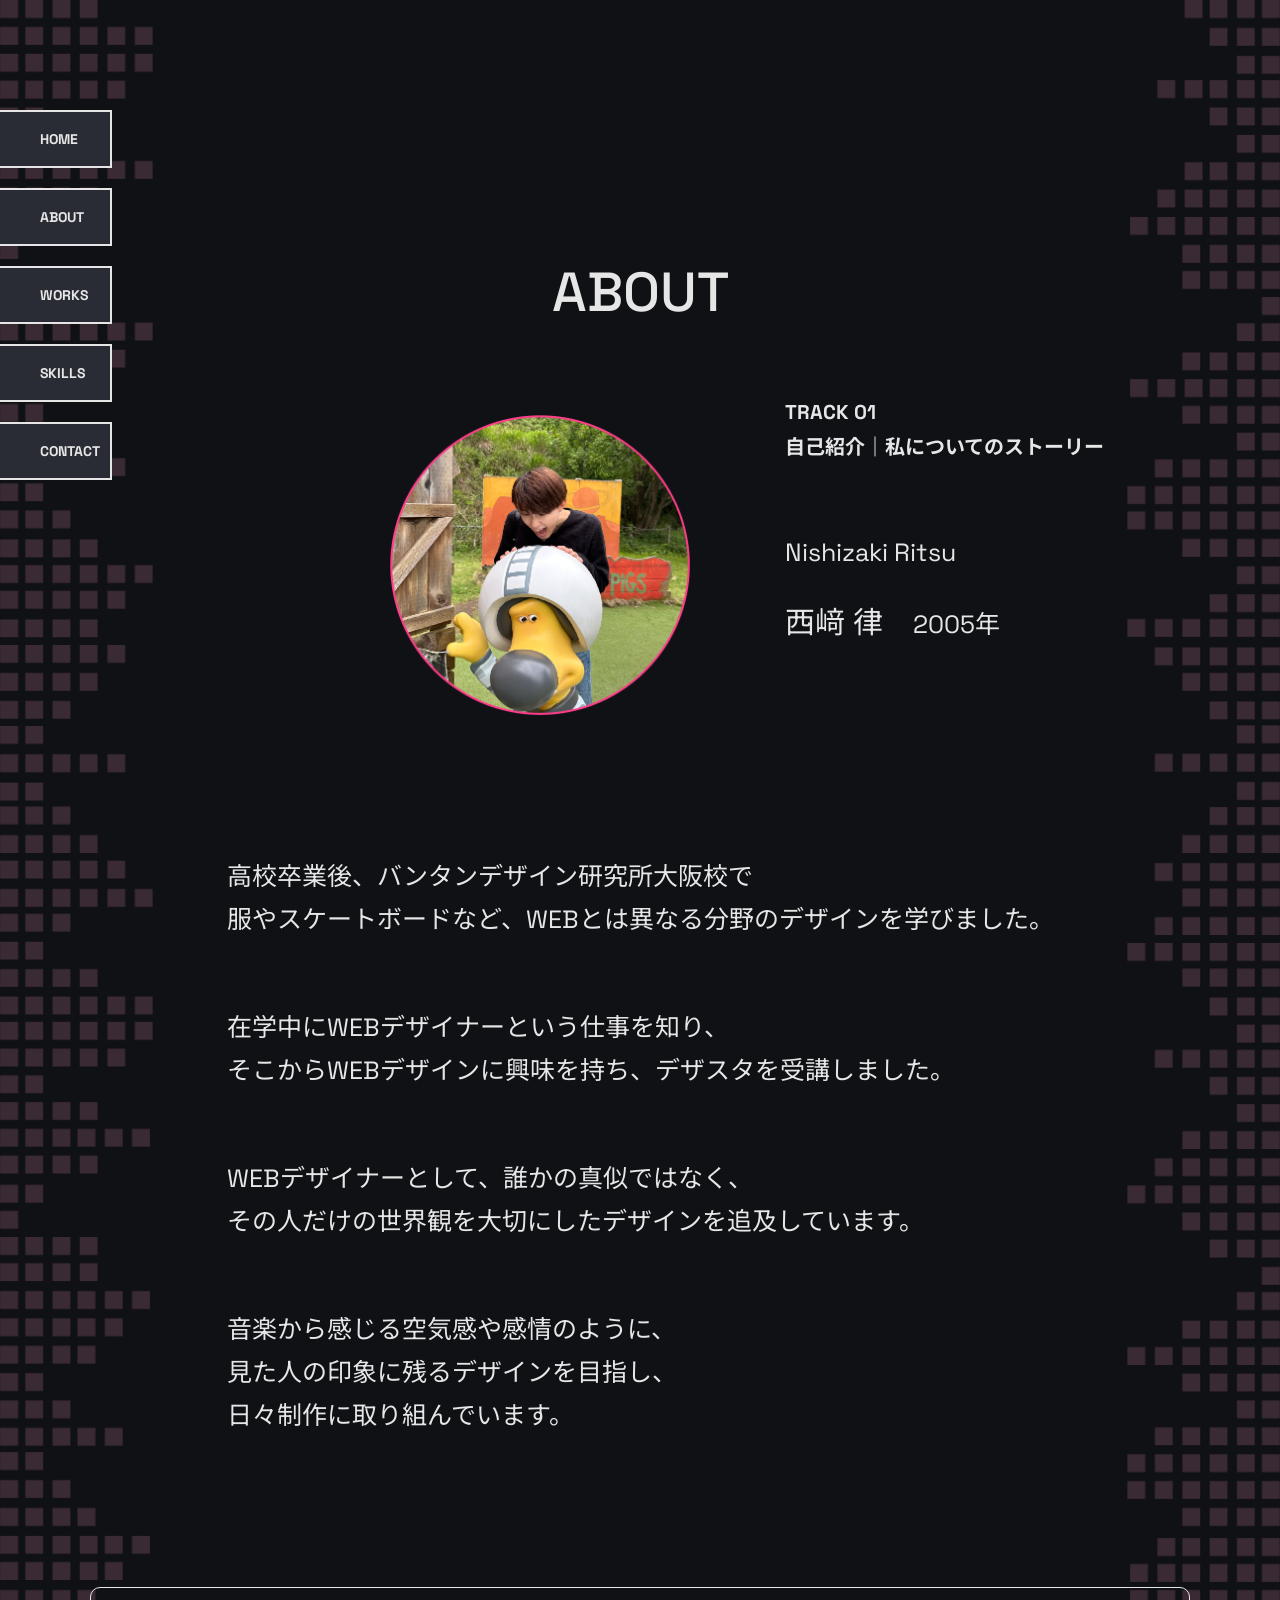
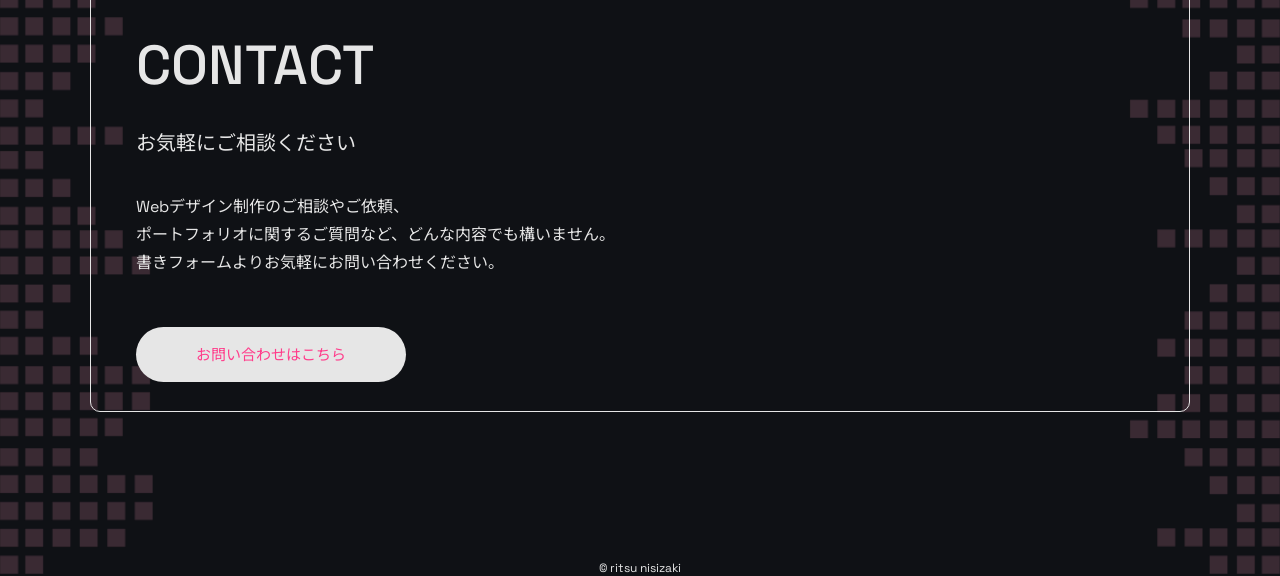
<file: portfolio/about.html>
<!DOCTYPE html>
<html lang="ja">
<head>
    <meta charset="UTF-8">
    <meta name="viewport" content="width=device-width, initial-scale=1.0">
    <title>about詳細</title>
    <link rel="preconnect" href="https://fonts.googleapis.com">
    <link rel="preconnect" href="https://fonts.gstatic.com" crossorigin>
    <link href="https://fonts.googleapis.com/css2?family=Noto+Sans+JP:wght@100..900&family=Space+Grotesk:wght@300..700&display=swap" rel="stylesheet">
    <link rel="stylesheet" href="./asetto/CSS/rest.css">
    <link rel="stylesheet" href="./asetto/CSS/about.css">
    <link rel="stylesheet" href="./asetto/CSS/hamburger.css">
</head>
<body>
    <div>
        <img class="about-sound-bar about-sound-bar--right" src="./asetto/2x/about_migi_oto.png" alt="右の壁に音楽ブロックの装飾">
        <img class="about-sound-bar about-sound-bar--left" src="./asetto/2x/about_hidari_oto.png" alt="左の壁に音楽ブロックの装飾">
    </div>

    <div>
        <img class="about-sound-bar otomigi" src="./asetto/2x/about-hidari-sp.png" alt="右の壁に音楽ブロックの装飾">
        <img class="about-sound-bar otohidari" src="./asetto/2x/about-migi-sp.png" alt="左の壁に音楽ブロックの装飾">
    </div>
    <div class="hb-menu">
      <button class="hb-btn" aria-label="メニューを開く" aria-expanded="false">
        <span class="hb-label--menu">MENU</span>
        <span class="hb-label--close">CLOSE</span>
      </button>
      <nav class="hb-nav">
        <ul>
          <li><a href="index.html#HOME">HOME</a></li>
          <li><a href="index.html#ABOUT">ABOUT</a></li>
          <li><a href="index.html#WORKS">WORKS</a></li>
          <li><a href="index.html#SKILLS">SKILLS</a></li>
          <li><a href="index.html#CONTACT">CONTACT</a></li>
        </ul>
      </nav>
    </div>
    <header>
        <nav class="side-nav">
            <ul>
                <li><a href="index.html#HOME">HOME</a></li>
                <li><a href="index.html#ABOUT">ABOUT</a></li>
                <li><a href="index.html#WORKS">WORKS</a></li>
                <li><a href="index.html#SKILLS">SKILLS</a></li>
                <li><a href="index.html#CONTACT">CONTACT</a></li>
            </ul>
        </nav>
    </header>

    <section class="about">
        <h2 class="taitoru">ABOUT</h2>
        <div class="syoukai">
            <img src="./asetto/2x/about_syasinn.png" alt="顔写真">
            <div class="migi">
                <p class="naiyou1">TRACK 01<br>自己紹介｜私についてのストーリー</p>
                <p class="naiyou2">Nishizaki Ritsu</p>
                <div class="namae">
                <p class="naiyou3">西﨑 律<p class="naiyou4">2005年</p></p>
                </div>
            </div>
        </div>

        <div class="honnbunn">
            <p>高校卒業後、バンタンデザイン研究所大阪校で<br>服やスケートボードなど、<br class="kakusi">WEBとは異なる分野のデザインを学びました。</p>
            <p>在学中にWEBデザイナーという仕事を知り、<br>そこからWEBデザインに興味を持ち、<br class="kakusi">デザスタを受講しました。</p>
            <p>WEBデザイナーとして、誰かの真似ではなく、<br>その人だけの世界観を大切にした<br class="kakusi">デザインを追及しています。</p>
            <p>音楽から感じる空気感や感情のように、<br>見た人の印象に残るデザインを目指し、<br>日々制作に取り組んでいます。</p>
        </div>
    </section>

    <section class="contact">
            <div class="sikaku">
                <h2 class="contact-taitoru">CONTACT</h2>
                <p class="contact-naiyou1">お気軽にご相談ください</p>
                <p class="contact-naiyou2">Webデザイン制作のご相談やご依頼、<br>ポートフォリオに関するご質問など、どんな内容でも構いません。<br>書きフォームよりお気軽にお問い合わせください。</p>
                <a href="./index.html#CONTACT" class="work-btn">お問い合わせはこちら</a>
            </div>
        </section>
        <p class="saigo">© ritsu nisizaki</p>

        <script src="./asetto/JS/hamburger.js"></script>
</body>
</html>
</file>
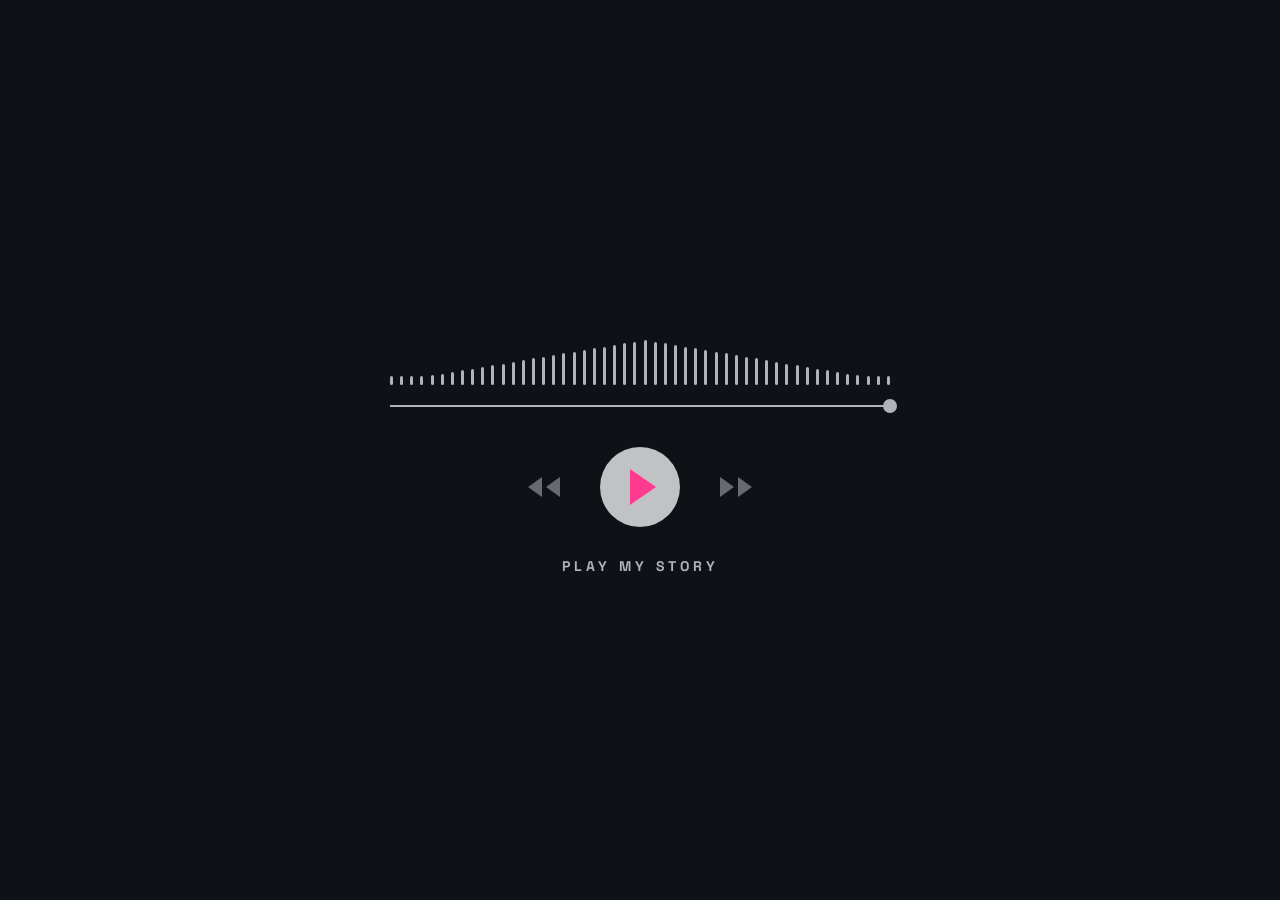
<file: portfolio/loading.html>
<!doctype html>
<html lang="ja">
  <head>
    <meta charset="UTF-8" />
    <meta name="viewport" content="width=device-width, initial-scale=1.0" />
    <title>Audio Story Loader</title>
    <!-- Google Fonts: Space Grotesk -->
    <link rel="preconnect" href="https://fonts.googleapis.com" />
    <link rel="preconnect" href="https://fonts.gstatic.com" crossorigin />
    <link
      href="https://fonts.googleapis.com/css2?family=Space+Grotesk:wght@400;700&display=swap"
      rel="stylesheet"
    />
    <style>
      :root {
        --bg-color: #0e1116;
        --primary-gray: #b0b3b8;
        --accent-pink: #ff3b8f;
        --btn-gray: #c0c2c5;
        --load-time: 3s;
      }

      * {
        margin: 0;
        padding: 0;
        box-sizing: border-box;
      }

      body {
        background-color: var(--bg-color);
        height: 100vh;
        overflow: hidden;
        font-family: "Space Grotesk", sans-serif;
        color: var(--primary-gray);
      }

      /* メインコンテンツ（幕開け演出） */
      .main-content {
        position: absolute;
        top: 0;
        left: 0;
        width: 100%;
        height: 100%;
        display: flex;
        flex-direction: column;
        justify-content: center;
        align-items: center;
        opacity: 0;
        transform: scale(0.95);
        filter: blur(10px);
        transition: all 1.2s cubic-bezier(0.23, 1, 0.32, 1);
        z-index: 1;
        text-align: center;
      }

      body.loaded .main-content {
        opacity: 1;
        transform: scale(1);
        filter: blur(0px);
      }

      .main-content h1 {
        font-size: 3rem;
        color: white;
        margin-bottom: 10px;
        letter-spacing: 5px;
        text-transform: uppercase;
      }

      /* ローディングスクリーン */
      .loader-wrapper {
        position: fixed;
        top: 0;
        left: 0;
        width: 100%;
        height: 100%;
        background-color: var(--bg-color);
        display: flex;
        justify-content: center;
        align-items: center;
        z-index: 10;
        transition:
          opacity 0.8s ease,
          transform 1.2s cubic-bezier(0.7, 0, 0.3, 1),
          visibility 0.8s ease;
      }

      body.loaded .loader-wrapper {
        opacity: 0;
        transform: scale(1.4); /* 爆発するように広がる視覚効果 */
        visibility: hidden;
      }

      .loader-container {
        display: flex;
        flex-direction: column;
        align-items: center;
        width: 90%;
        max-width: 500px;
      }

      /* 波形エリア */
      .waveform {
        display: flex;
        align-items: flex-end;
        justify-content: space-between;
        width: 100%;
        height: 60px;
        margin-bottom: 20px;
      }

      .bar {
        width: 3px;
        background-color: var(--primary-gray);
        border-radius: 2px;
        height: 20%;
        animation: wave 1.2s ease-in-out infinite;
      }

      @keyframes wave {
        0%,
        100% {
          height: 20%;
        }
        50% {
          height: 100%;
        }
      }

      /* プログレスバー */
      .progress-container {
        width: 100%;
        height: 2px;
        background-color: #333;
        position: relative;
        margin-bottom: 40px;
      }

      .progress-line {
        position: absolute;
        left: 0;
        top: 0;
        height: 100%;
        background-color: var(--primary-gray);
        width: 0%;
        animation: loadProgress var(--load-time) linear forwards;
      }

      .progress-thumb {
        position: absolute;
        top: 50%;
        left: 0%;
        width: 14px;
        height: 14px;
        background-color: var(--primary-gray);
        border-radius: 50%;
        transform: translate(-50%, -50%);
        animation: moveThumb var(--load-time) linear forwards;
      }

      @keyframes loadProgress {
        to {
          width: 100%;
        }
      }
      @keyframes moveThumb {
        to {
          left: 100%;
        }
      }

      /* コントロールボタン群 */
      .controls {
        display: flex;
        align-items: center;
        gap: 40px;
        margin-bottom: 30px;
      }

      .btn-side {
        display: flex;
        gap: 4px;
        opacity: 0.5;
      }

      .triangle {
        width: 0;
        height: 0;
        border-top: 10px solid transparent;
        border-bottom: 10px solid transparent;
      }
      .triangle.left {
        border-right: 14px solid var(--btn-gray);
      }
      .triangle.right {
        border-left: 14px solid var(--btn-gray);
      }

      .play-button {
        width: 80px;
        height: 80px;
        background-color: var(--btn-gray);
        border-radius: 50%;
        display: flex;
        justify-content: center;
        align-items: center;
        position: relative;
        box-shadow: 0 0 0 0 rgba(255, 59, 143, 0);
        animation: pulse 2s infinite;
        transition:
          transform 0.3s cubic-bezier(0.175, 0.885, 0.32, 1.275),
          background-color 0.3s;
      }

      /* 3秒後の「自動クリック」演出 */
      .play-button.clicked {
        transform: scale(0.85);
        background-color: var(--accent-pink);
      }

      .play-triangle {
        width: 0;
        height: 0;
        border-top: 18px solid transparent;
        border-bottom: 18px solid transparent;
        border-left: 26px solid var(--accent-pink);
        margin-left: 6px;
        transition: border-left-color 0.3s;
      }

      .play-button.clicked .play-triangle {
        border-left-color: white;
      }

      @keyframes pulse {
        0% {
          box-shadow: 0 0 0 0 rgba(255, 59, 143, 0.5);
        }
        70% {
          box-shadow: 0 0 0 20px rgba(255, 59, 143, 0);
        }
        100% {
          box-shadow: 0 0 0 0 rgba(255, 59, 143, 0);
        }
      }

      .loading-text {
        font-size: 14px;
        font-weight: 700;
        letter-spacing: 4px;
        color: var(--primary-gray);
        text-transform: uppercase;
      }

      /* モバイル対応 */
      @media (max-width: 767px) {
        .main-content h1 {
          font-size: 2rem;
        }
        .loader-container {
          width: 85%;
        }
        .play-button {
          width: 70px;
          height: 70px;
        }
      }
    </style>
  </head>
  <body>
    <!-- 幕開け後に表示されるコンテンツ -->
    <div class="main-content">
      <h1>Welcome</h1>
      <p>THE STORY BEGINS</p>
    </div>

    <!-- ローディングスクリーン -->
    <div class="loader-wrapper">
      <div class="loader-container">
        <!-- 波形 -->
        <div class="waveform" id="waveform"></div>

        <!-- シークバー -->
        <div class="progress-container">
          <div class="progress-line"></div>
          <div class="progress-thumb"></div>
        </div>

        <!-- コントロール -->
        <div class="controls">
          <div class="btn-side">
            <div class="triangle left"></div>
            <div class="triangle left"></div>
          </div>
          <div class="play-button" id="playBtn">
            <div class="play-triangle"></div>
          </div>
          <div class="btn-side">
            <div class="triangle right"></div>
            <div class="triangle right"></div>
          </div>
        </div>

        <!-- テキスト（固定） -->
        <div class="loading-text">PLAY MY STORY</div>
      </div>
    </div>

    <script>
      const waveform = document.getElementById("waveform");
      const playBtn = document.getElementById("playBtn");
      const barCount = 50;

      // 躍動感のある波形生成
      for (let i = 0; i < barCount; i++) {
        const bar = document.createElement("div");
        bar.classList.add("bar");
        const duration = 0.4 + Math.random() * 0.8;
        const delay = Math.random() * 2;
        bar.style.animationDuration = `${duration}s`;
        bar.style.animationDelay = `-${delay}s`;
        const centerDist = Math.abs(i - barCount / 2);
        const baseHeight = Math.max(15, 75 - centerDist * 2.8);
        bar.style.height = `${baseHeight}%`;
        waveform.appendChild(bar);
      }

      // 3秒間の読み込み演出
      window.addEventListener("load", () => {
        const loadingDuration = 3000;

        setTimeout(() => {
          // 1. 再生ボタンが押し込まれ、色がピンクから白に変わる「再生開始」の視覚的合図
          playBtn.classList.add("clicked");

          setTimeout(() => {
            // 2. 画面が外側に弾けるようにフェードアウトし、メインコンテンツが登場
            document.body.classList.add("loaded");
          }, 500); // クリックの余韻
        }, loadingDuration);
      });
    </script>
  </body>
</html>
</file>
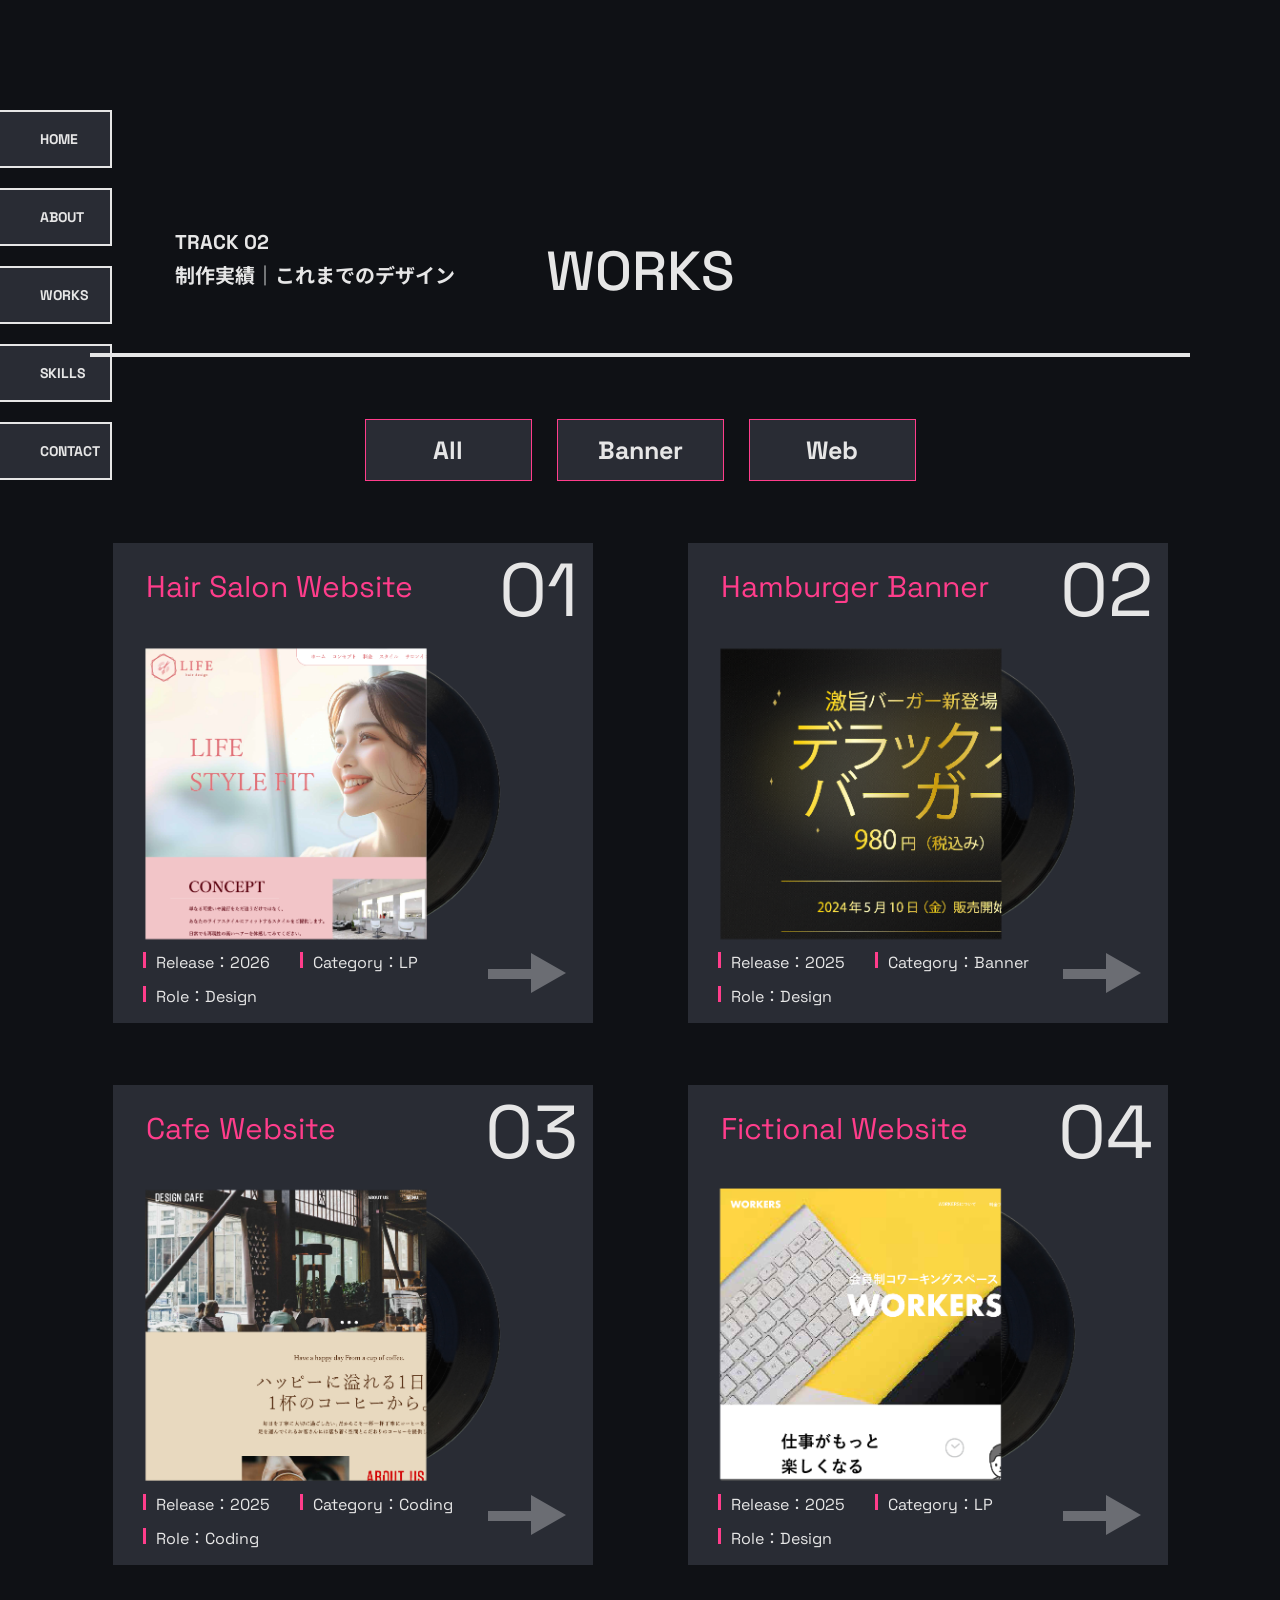
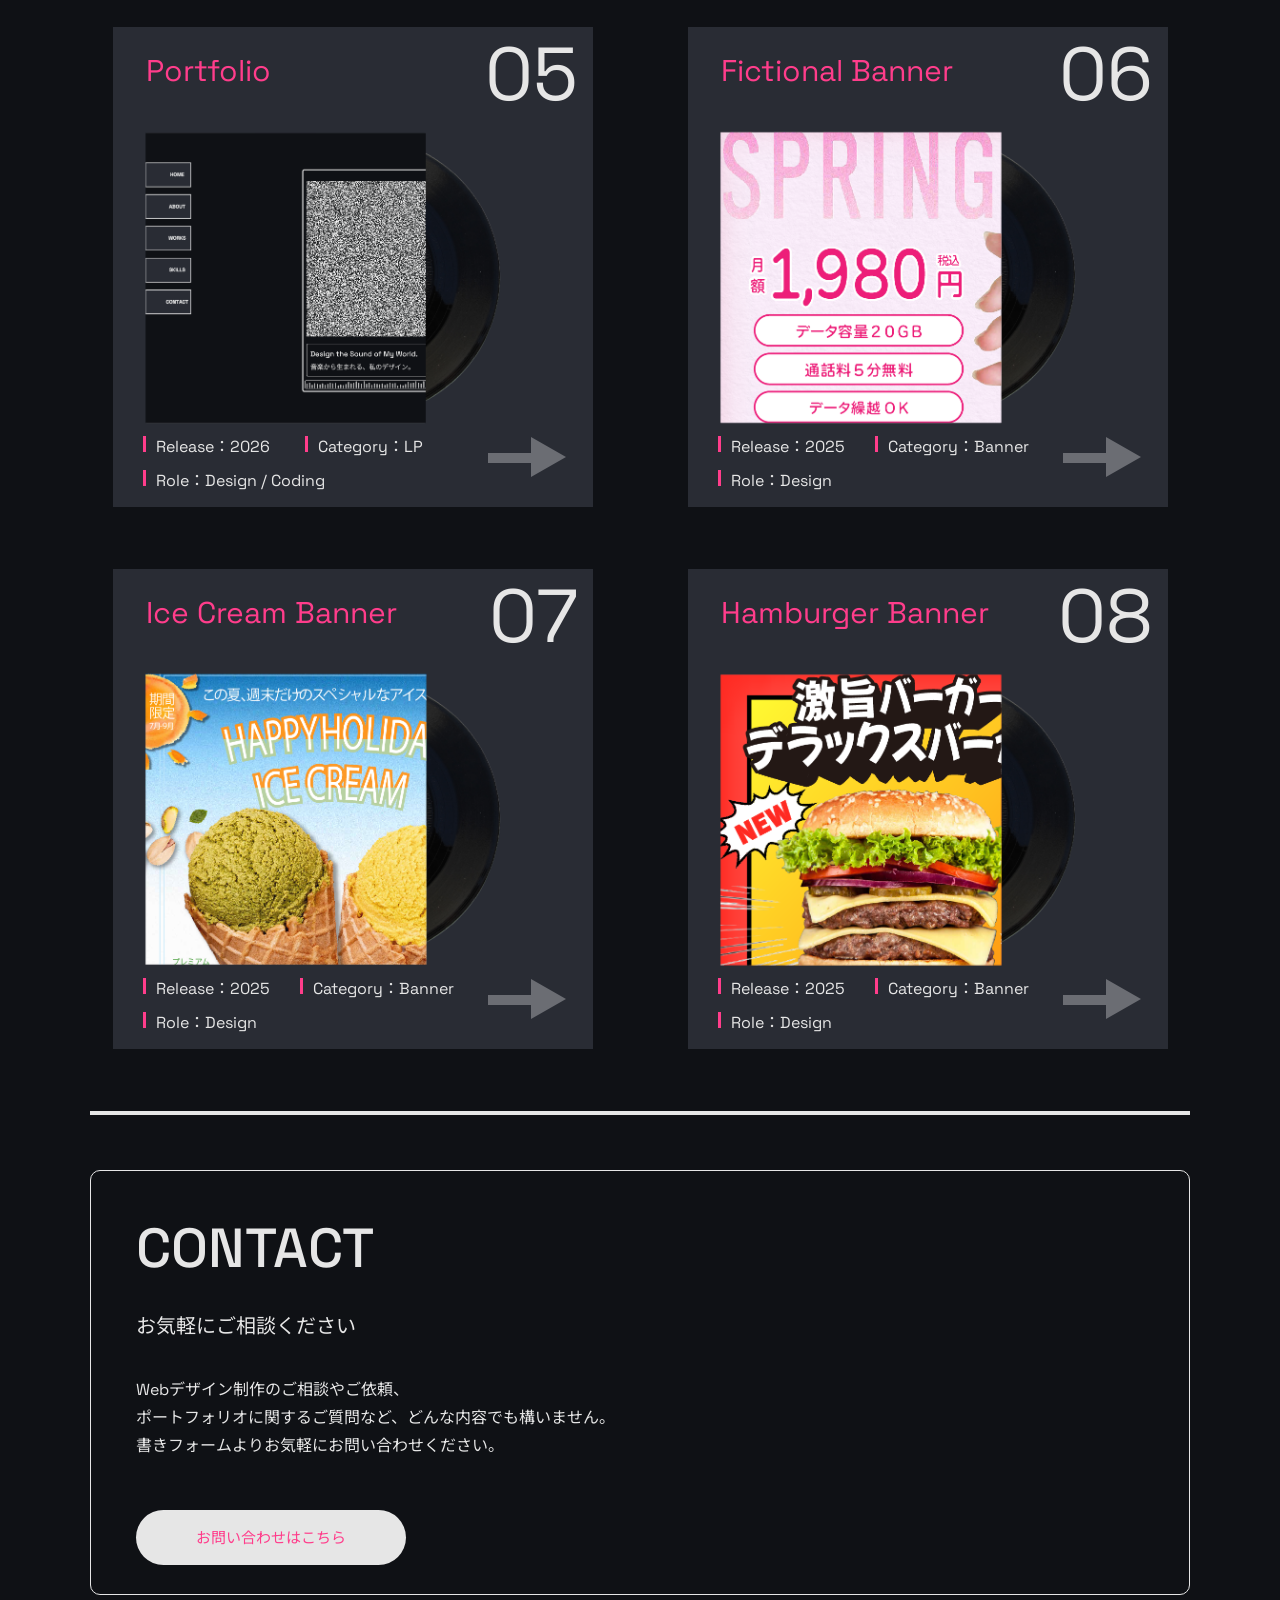
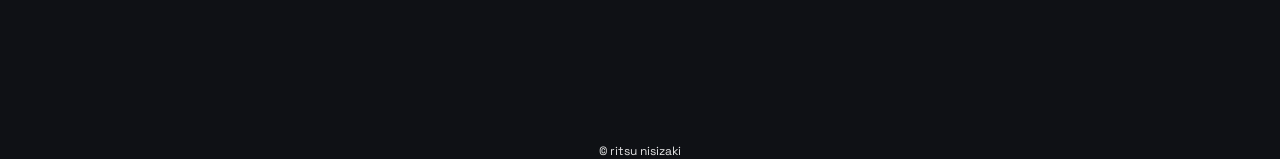
<file: portfolio/works.html>
<!DOCTYPE html>
<html lang="ja">
<head>
    <meta charset="UTF-8">
    <meta name="viewport" content="width=device-width, initial-scale=1.0">
    <title>works一覧</title>
    <link rel="preconnect" href="https://fonts.googleapis.com">
    <link rel="preconnect" href="https://fonts.gstatic.com" crossorigin>
    <link href="https://fonts.googleapis.com/css2?family=Noto+Sans+JP:wght@100..900&family=Space+Grotesk:wght@300..700&display=swap" rel="stylesheet">

    <link rel="stylesheet" href="./asetto/CSS/rest.css">
    <link rel="stylesheet" href="./asetto/CSS/works.css">
    <link rel="stylesheet" href="./asetto/CSS/hamburger.css">
</head>
<body>
    <div class="hb-menu">
      <button class="hb-btn" aria-label="メニューを開く" aria-expanded="false">
        <span class="hb-label--menu">MENU</span>
        <span class="hb-label--close">CLOSE</span>
      </button>
      <nav class="hb-nav">
        <ul>
          <li><a href="index.html#HOME">HOME</a></li>
          <li><a href="index.html#ABOUT">ABOUT</a></li>
          <li><a href="index.html#WORKS">WORKS</a></li>
          <li><a href="index.html#SKILLS">SKILLS</a></li>
          <li><a href="index.html#CONTACT">CONTACT</a></li>
        </ul>
      </nav>
    </div>
    <header>
        <nav class="side-nav">
            <ul>
                <li><a href="index.html#HOME">HOME</a></li>
                <li><a href="index.html#ABOUT">ABOUT</a></li>
                <li><a href="index.html#WORKS">WORKS</a></li>
                <li><a href="index.html#SKILLS">SKILLS</a></li>
                <li><a href="index.html#CONTACT">CONTACT</a></li>
            </ul>
        </nav>
    </header>

        <section class="work">
            <p class="work-track">TRACK 02 <br>制作実績｜これまでのデザイン</p>
            <h2 class="work-taitoru">WORKS</h2>
            <div class="work-senn"></div>

            <div class="sann">
                <a href="./works.html" class="btn">All</a>
                <a href="./worksbanner.html" class="btn">Banner</a>
                <a href="./worksweb.html" class="btn">Web</a>
            </div>

            <div class="zyaketto">
        <div class="work-ka-do1">
            <a href="./works/works1.html" class="works__link">
            <p class="work-minitaitoru1">Hair Salon Website</p>
            <span class="work-number work-number1">01</span>
            <div class="work-image1">
                <img src="./asetto/2x/zyaketto01.png" alt="ジャケット風の過去の作品">
            </div>
            <div class="work-info1">
                <p><span class="work-sikaku"></span>Release：2026</p>
                <p><span class="work-sikaku"></span>Category：LP</p>
                <p><span class="work-sikaku"></span>Role：Design</p>
            </div>
            </a>
        </div>

        <div class="work-ka-do2">
            <a href="./works/works2.html" class="works__link">
            <p class="work-minitaitoru2">Hamburger Banner</p>
            <span class="work-number work-number2">02</span>
            <div class="work-image2">
                <img src="./asetto/2x/zyaketto02.png" alt="ジャケット風の過去の作品">
            </div>
            <div class="work-info2">
                <p><span class="work-sikaku"></span>Release：2025</p>
                <p><span class="work-sikaku"></span>Category：Banner</p>
                <p><span class="work-sikaku"></span>Role：Design</p>
            </div>
            </a>
        </div>

        <div class="work-ka-do3">
            <a href="./works/works3.html" class="works__link">
            <p class="work-minitaitoru3">Cafe Website</p>
            <span class="work-number work-number3">03</span>
            <div class="work-image3">
                <img src="./asetto/2x/zyaketto03.png" alt="ジャケット風の過去の作品">
            </div>
            <div class="work-info3">
                <p><span class="work-sikaku"></span>Release：2025</p>
                <p><span class="work-sikaku"></span>Category：Coding</p>
                <p><span class="work-sikaku"></span>Role：Coding</p>
            </div>
            </a>
        </div>

        <div class="work-ka-do4">
            <a href="./works/works4.html" class="works__link">
            <p class="work-minitaitoru4">Fictional Website</p>
            <span class="work-number work-number4">04</span>
            <div class="work-image4">
                <img src="./asetto/2x/zyaketto04.png" alt="ジャケット風の過去の作品">
            </div>
            <div class="work-info4">
                <p><span class="work-sikaku"></span>Release：2025</p>
                <p><span class="work-sikaku"></span>Category：LP</p>
                <p><span class="work-sikaku"></span>Role：Design</p>
            </div>
            </a>
        </div>

        <div class="work-ka-do5">
            <a href="./works/works5.html" class="works__link">
            <p class="work-minitaitoru5">Portfolio</p>
            <span class="work-number work-number5">05</span>
            <div class="work-image5">
                <img src="./asetto/2x/zyaketto05.png" alt="ジャケット風の過去の作品">
            </div>
            <div class="work-info5">
                <p><span class="work-sikaku"></span>Release：2026</p>
                <p class="zyakettocategory"><span class="work-sikaku"></span>Category：LP</p>
                <p><span class="work-sikaku"></span>Role：Design / Coding</p>
            </div>
            </a>
        </div>

        <div class="work-ka-do6">
            <a href="./works/works6.html" class="works__link">
            <p class="work-minitaitoru6">Fictional Banner</p>
            <span class="work-number work-number6">06</span>
            <div class="work-image6">
                <img src="./asetto/2x/zyaketto06.png" alt="ジャケット風の過去の作品">
            </div>
            <div class="work-info6">
                <p><span class="work-sikaku"></span>Release：2025</p>
                <p><span class="work-sikaku"></span>Category：Banner</p>
                <p><span class="work-sikaku"></span>Role：Design</p>
            </div>
            </a>
        </div>

        <div class="work-ka-do7">
            <a href="./works/works7.html" class="works__link">
            <p class="work-minitaitoru7">Ice Cream Banner</p>
            <span class="work-number work-number7">07</span>
            <div class="work-image7">
                <img src="./asetto/2x/zyaketto07.png" alt="ジャケット風の過去の作品">
            </div>
            <div class="work-info7">
                <p><span class="work-sikaku"></span>Release：2025</p>
                <p><span class="work-sikaku"></span>Category：Banner</p>
                <p><span class="work-sikaku"></span>Role：Design</p>
            </div>
            </a>
        </div>

        <div class="work-ka-do8">
            <a href="./works/works8.html" class="works__link">
            <p class="work-minitaitoru8">Hamburger Banner</p>
            <span class="work-number work-number8">08</span>
            <div class="work-image8">
                <img src="./asetto/2x/zyaketto08.png" alt="ジャケット風の過去の作品">
            </div>
            <div class="work-info8">
                <p><span class="work-sikaku"></span>Release：2025</p>
                <p><span class="work-sikaku"></span>Category：Banner</p>
                <p><span class="work-sikaku"></span>Role：Design</p>
            </div>
            </a>
        </div>
        <div class="work-senn1"></div>
        </div>
        </section>

        <section class="contact">
            <div class="sikaku">
                <h2 class="contact-taitoru">CONTACT</h2>
                <p class="contact-naiyou1">お気軽にご相談ください</p>
                <p class="contact-naiyou2">Webデザイン制作のご相談やご依頼、<br>ポートフォリオに関するご質問など、どんな内容でも構いません。<br>書きフォームよりお気軽にお問い合わせください。</p>
                <a href="./index.html#CONTACT" class="work-btn">お問い合わせはこちら</a>
            </div>
        </section>
        <p class="saigo">© ritsu nisizaki</p>

        <script src="./asetto/JS/hamburger.js"></script>
</body>
</html>
</file>
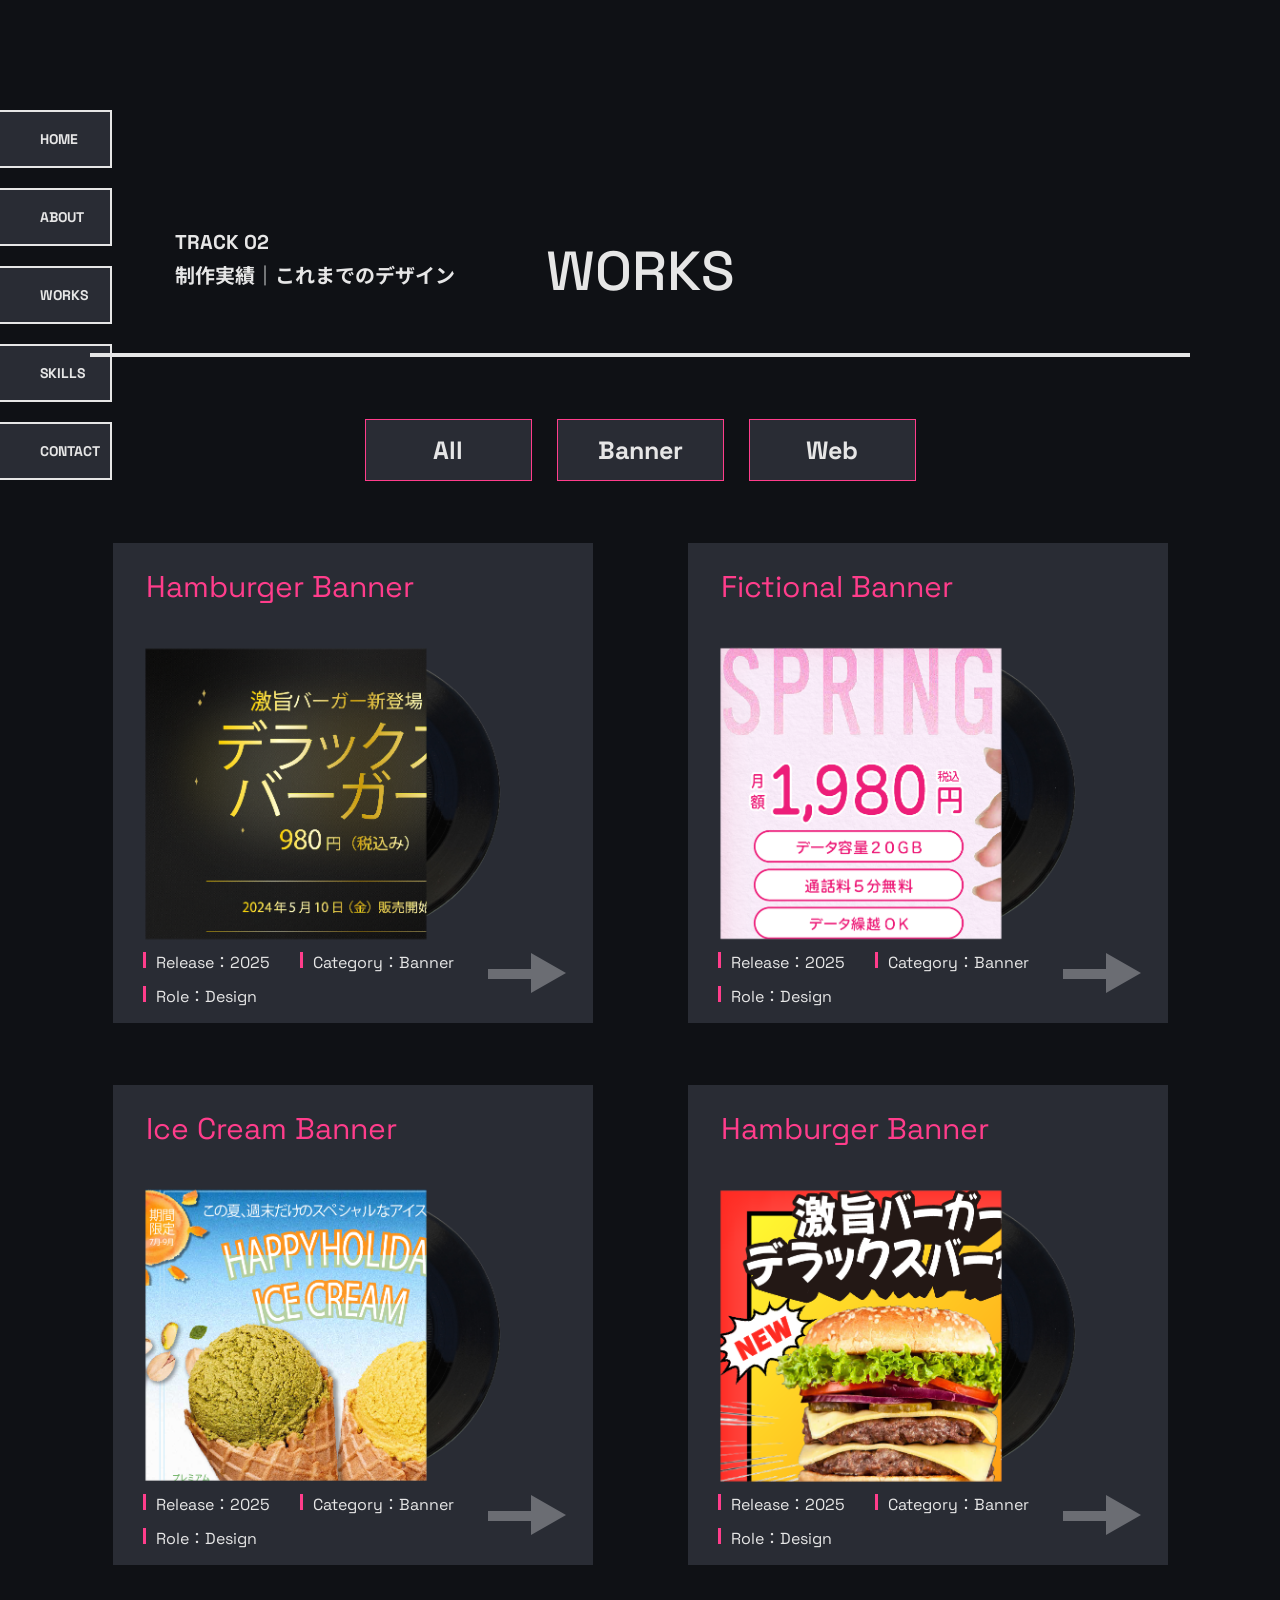
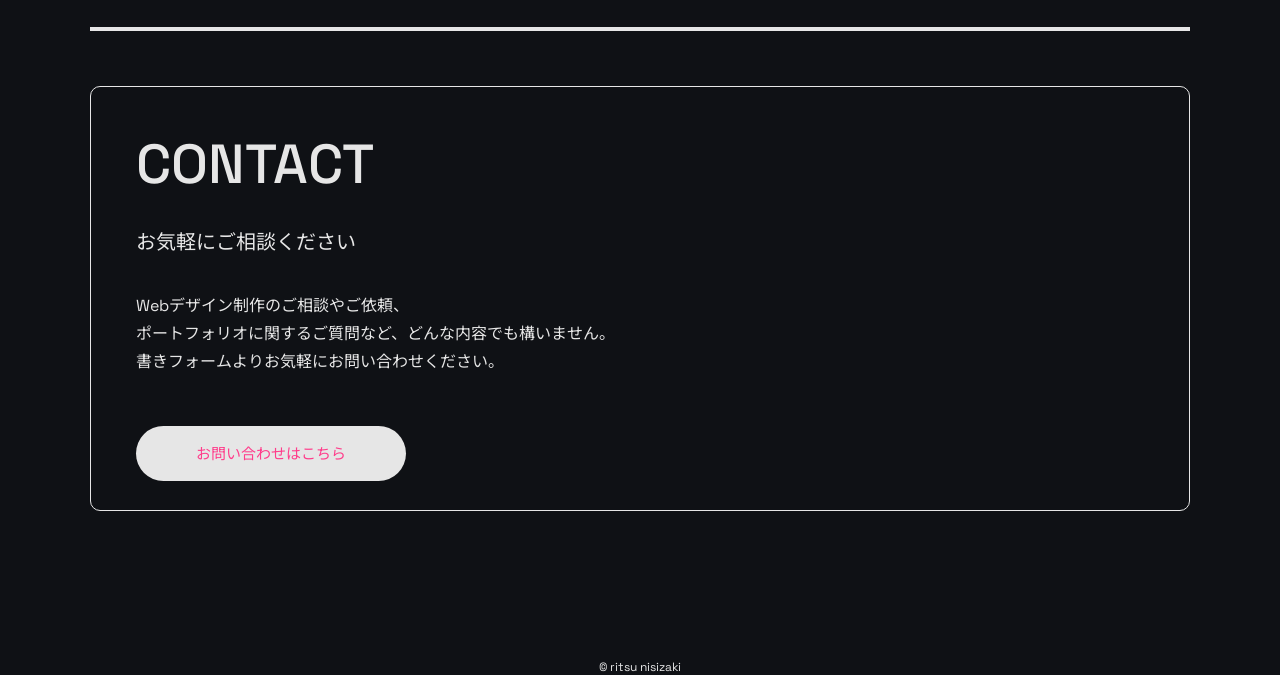
<file: portfolio/worksbanner.html>
<!DOCTYPE html>
<html lang="ja">
<head>
    <meta charset="UTF-8">
    <meta name="viewport" content="width=device-width, initial-scale=1.0">
    <title>Works詳細一覧banner</title>
    <link rel="preconnect" href="https://fonts.googleapis.com">
    <link rel="preconnect" href="https://fonts.gstatic.com" crossorigin>
    <link href="https://fonts.googleapis.com/css2?family=Noto+Sans+JP:wght@100..900&family=Space+Grotesk:wght@300..700&display=swap" rel="stylesheet">
    <link rel="stylesheet" href="./asetto/CSS/rest.css">
    <link rel="stylesheet" href="./asetto/CSS/worksbanner.css">
    <link rel="stylesheet" href="./asetto/CSS/hamburger.css">
</head>
<body>
    <div class="hb-menu">
      <button class="hb-btn" aria-label="メニューを開く" aria-expanded="false">
        <span class="hb-label--menu">MENU</span>
        <span class="hb-label--close">CLOSE</span>
      </button>
      <nav class="hb-nav">
        <ul>
          <li><a href="index.html#HOME">HOME</a></li>
          <li><a href="index.html#ABOUT">ABOUT</a></li>
          <li><a href="index.html#WORKS">WORKS</a></li>
          <li><a href="index.html#SKILLS">SKILLS</a></li>
          <li><a href="index.html#CONTACT">CONTACT</a></li>
        </ul>
      </nav>
    </div>
    <header>
        <nav class="side-nav">
            <ul>
                <li><a href="index.html#HOME">HOME</a></li>
                <li><a href="index.html#ABOUT">ABOUT</a></li>
                <li><a href="index.html#WORKS">WORKS</a></li>
                <li><a href="index.html#SKILLS">SKILLS</a></li>
                <li><a href="index.html#CONTACT">CONTACT</a></li>
            </ul>
        </nav>
    </header>

        <section class="work">
            <p class="work-track">TRACK 02 <br>制作実績｜これまでのデザイン</p>
            <h2 class="work-taitoru">WORKS</h2>
            <div class="work-senn"></div>

            <div class="sann">
                <a href="./works.html" class="btn">All</a>
                <a href="./worksbanner.html" class="btn">Banner</a>
                <a href="./worksweb.html" class="btn">Web</a>
            </div>

            <div class="zyaketto">
            <div class="work-ka-do2">
                <a href="./works/works2.html" class="works__link">
            <p class="work-minitaitoru2">Hamburger Banner</p>
            <div class="work-image2">
                <img src="./asetto/2x/zyaketto02.png" alt="ジャケット風の過去の作品">
            </div>
            <div class="work-info2">
                <p><span class="work-sikaku"></span>Release：2025</p>
                <p><span class="work-sikaku"></span>Category：Banner</p>
                <p><span class="work-sikaku"></span>Role：Design</p>
            </div>
            </a>
        </div>

        <div class="work-ka-do6">
            <a href="./works/works6.html" class="works__link">
            <p class="work-minitaitoru6">Fictional Banner</p>
            <div class="work-image6">
                <img src="./asetto/2x/zyaketto06.png" alt="ジャケット風の過去の作品">
            </div>
            <div class="work-info6">
                <p><span class="work-sikaku"></span>Release：2025</p>
                <p><span class="work-sikaku"></span>Category：Banner</p>
                <p><span class="work-sikaku"></span>Role：Design</p>
            </div>
            </a>
        </div>

        <div class="work-ka-do7">
            <a href="./works/works7.html" class="works__link">
            <p class="work-minitaitoru7">Ice Cream Banner</p>
            <div class="work-image7">
                <img src="./asetto/2x/zyaketto07.png" alt="ジャケット風の過去の作品">
            </div>
            <div class="work-info7">
                <p><span class="work-sikaku"></span>Release：2025</p>
                <p><span class="work-sikaku"></span>Category：Banner</p>
                <p><span class="work-sikaku"></span>Role：Design</p>
            </div>
            </a>
        </div>

        <div class="work-ka-do8">
            <a href="./works/works8.html" class="works__link">
            <p class="work-minitaitoru8">Hamburger Banner</p>
            <div class="work-image8">
                <img src="./asetto/2x/zyaketto08.png" alt="ジャケット風の過去の作品">
            </div>
            <div class="work-info8">
                <p><span class="work-sikaku"></span>Release：2025</p>
                <p><span class="work-sikaku"></span>Category：Banner</p>
                <p><span class="work-sikaku"></span>Role：Design</p>
            </div>
            </a>
        </div>
        <div class="work-senn1"></div>
        </div>
        </section>

        <section class="contact">
            <div class="sikaku">
                <h2 class="contact-taitoru">CONTACT</h2>
                <p class="contact-naiyou1">お気軽にご相談ください</p>
                <p class="contact-naiyou2">Webデザイン制作のご相談やご依頼、<br>ポートフォリオに関するご質問など、どんな内容でも構いません。<br>書きフォームよりお気軽にお問い合わせください。</p>
                <a href="./index.html#CONTACT" class="work-btn">お問い合わせはこちら</a>
            </div>
        </section>
        <p class="saigo">© ritsu nisizaki</p>

        <script src="./asetto/JS/hamburger.js"></script>

</body>
</html>
</file>
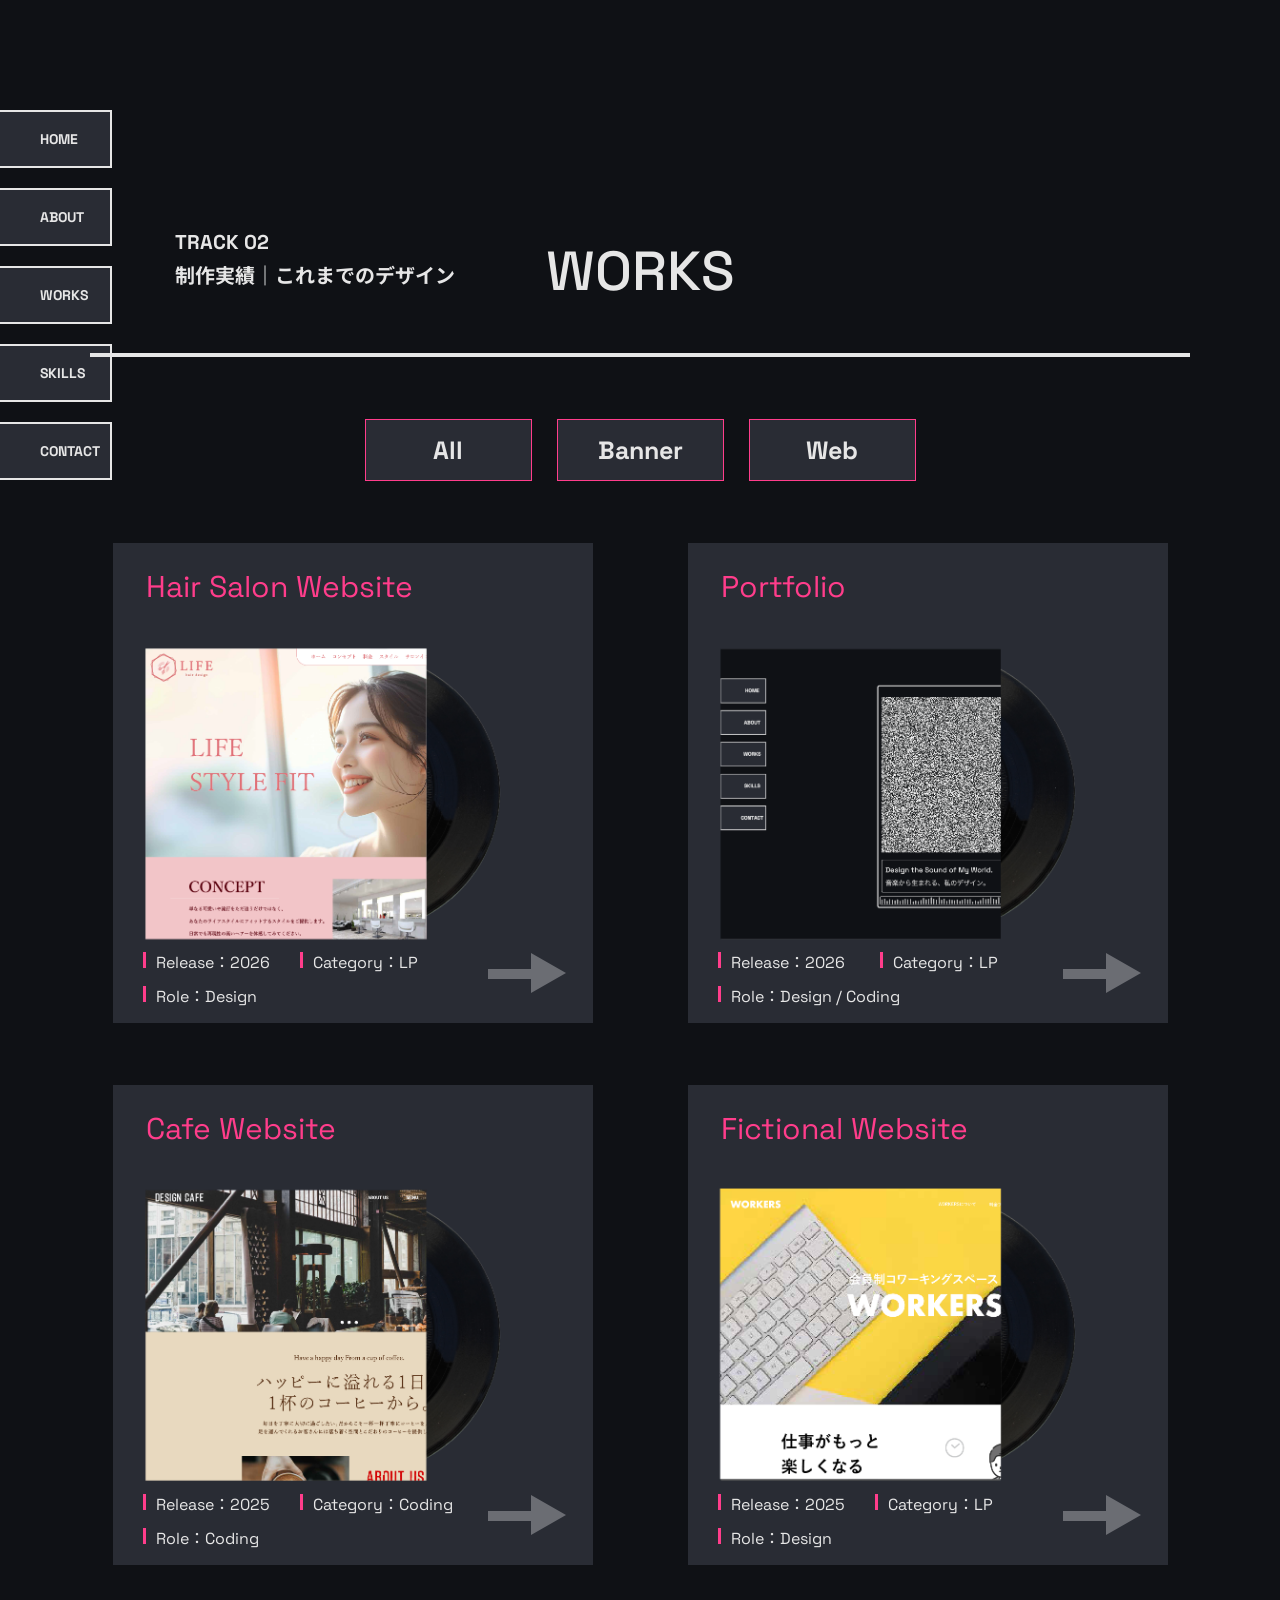
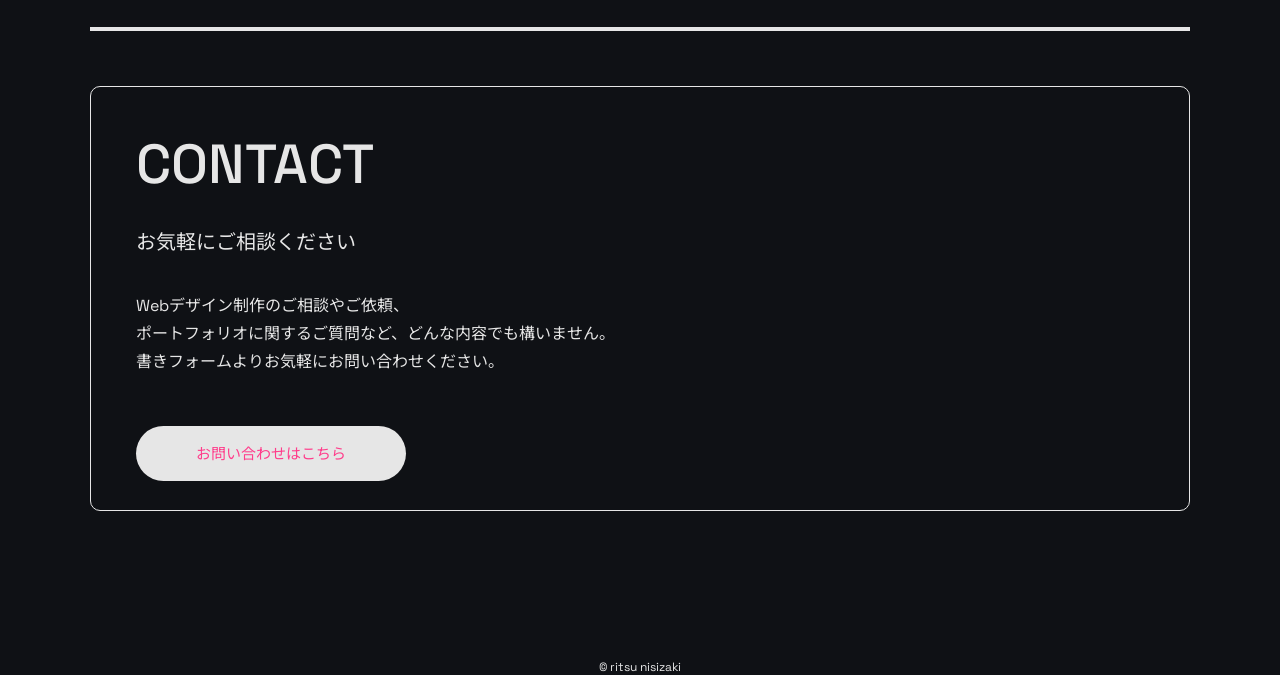
<file: portfolio/worksweb.html>
<!DOCTYPE html>
<html lang="ja">
<head>
    <meta charset="UTF-8">
    <meta name="viewport" content="width=device-width, initial-scale=1.0">
    <title>Works詳細一覧Web</title>
    <link rel="preconnect" href="https://fonts.googleapis.com">
    <link rel="preconnect" href="https://fonts.gstatic.com" crossorigin>
    <link href="https://fonts.googleapis.com/css2?family=Noto+Sans+JP:wght@100..900&family=Space+Grotesk:wght@300..700&display=swap" rel="stylesheet">
    <link rel="stylesheet" href="./asetto/CSS/rest.css">
    <link rel="stylesheet" href="./asetto/CSS/worksweb.css">
    <link rel="stylesheet" href="./asetto/CSS/hamburger.css">
</head>
<body>
    <div class="hb-menu">
      <button class="hb-btn" aria-label="メニューを開く" aria-expanded="false">
        <span class="hb-label--menu">MENU</span>
        <span class="hb-label--close">CLOSE</span>
      </button>
      <nav class="hb-nav">
        <ul>
          <li><a href="index.html#HOME">HOME</a></li>
          <li><a href="index.html#ABOUT">ABOUT</a></li>
          <li><a href="index.html#WORKS">WORKS</a></li>
          <li><a href="index.html#SKILLS">SKILLS</a></li>
          <li><a href="index.html#CONTACT">CONTACT</a></li>
        </ul>
      </nav>
    </div>
    <header>
        <nav class="side-nav">
            <ul>
                <li><a href="index.html#HOME">HOME</a></li>
                <li><a href="index.html#ABOUT">ABOUT</a></li>
                <li><a href="index.html#WORKS">WORKS</a></li>
                <li><a href="index.html#SKILLS">SKILLS</a></li>
                <li><a href="index.html#CONTACT">CONTACT</a></li>
            </ul>
        </nav>
    </header>

        <section class="work">
            <p class="work-track">TRACK 02 <br>制作実績｜これまでのデザイン</p>
            <h2 class="work-taitoru">WORKS</h2>
            <div class="work-senn"></div>

            <div class="sann">
                <a href="./works.html" class="btn">All</a>
                <a href="./worksbanner.html" class="btn">Banner</a>
                <a href="./worksweb.html" class="btn">Web</a>
            </div>

            <div class="zyaketto">
                <div class="work-ka-do1">
                    <a href="./works/works1.html" class="works__link">
            <p class="work-minitaitoru1">Hair Salon Website</p>
            <div class="work-image1">
                <img src="./asetto/2x/zyaketto01.png" alt="ジャケット風の過去の作品">
            </div>
            <div class="work-info1">
                <p><span class="work-sikaku"></span>Release：2026</p>
                <p><span class="work-sikaku"></span>Category：LP</p>
                <p><span class="work-sikaku"></span>Role：Design</p>
            </div>
            </a>
        </div>

        <div class="work-ka-do5">
            <a href="./works/works5.html" class="works__link">
            <p class="work-minitaitoru5">Portfolio</p>
            <div class="work-image5">
                <img src="./asetto/2x/zyaketto05.png" alt="ジャケット風の過去の作品">
            </div>
            <div class="work-info5">
                <p><span class="work-sikaku"></span>Release：2026</p>
                <p class="zyakettocategory"><span class="work-sikaku"></span>Category：LP</p>
                <p><span class="work-sikaku"></span>Role：Design / Coding</p>
            </div>
            </a>
        </div>

        <div class="work-ka-do3">
            <a href="./works/works3.html" class="works__link">
            <p class="work-minitaitoru3">Cafe Website</p>
            <div class="work-image3">
                <img src="./asetto/2x/zyaketto03.png" alt="ジャケット風の過去の作品">
            </div>
            <div class="work-info3">
                <p><span class="work-sikaku"></span>Release：2025</p>
                <p><span class="work-sikaku"></span>Category：Coding</p>
                <p><span class="work-sikaku"></span>Role：Coding</p>
            </div>
            </a>
        </div>

        <div class="work-ka-do4">
            <a href="./works/works4.html" class="works__link">
            <p class="work-minitaitoru4">Fictional Website</p>
            <div class="work-image4">
                <img src="./asetto/2x/zyaketto04.png" alt="ジャケット風の過去の作品">
            </div>
            <div class="work-info4">
                <p><span class="work-sikaku"></span>Release：2025</p>
                <p><span class="work-sikaku"></span>Category：LP</p>
                <p><span class="work-sikaku"></span>Role：Design</p>
            </div>
            </a>
        </div>
        <div class="work-senn1"></div>
        
        </section>

        <section class="contact">
            <div class="sikaku">
                <h2 class="contact-taitoru">CONTACT</h2>
                <p class="contact-naiyou1">お気軽にご相談ください</p>
                <p class="contact-naiyou2">Webデザイン制作のご相談やご依頼、<br>ポートフォリオに関するご質問など、どんな内容でも構いません。<br>書きフォームよりお気軽にお問い合わせください。</p>
                <a href="./index.html#CONTACT" class="work-btn">お問い合わせはこちら</a>
            </div>
        </section>
        <p class="saigo">© ritsu nisizaki</p>

        <script src="./asetto/JS/hamburger.js"></script>

</body>
</html>
</file>
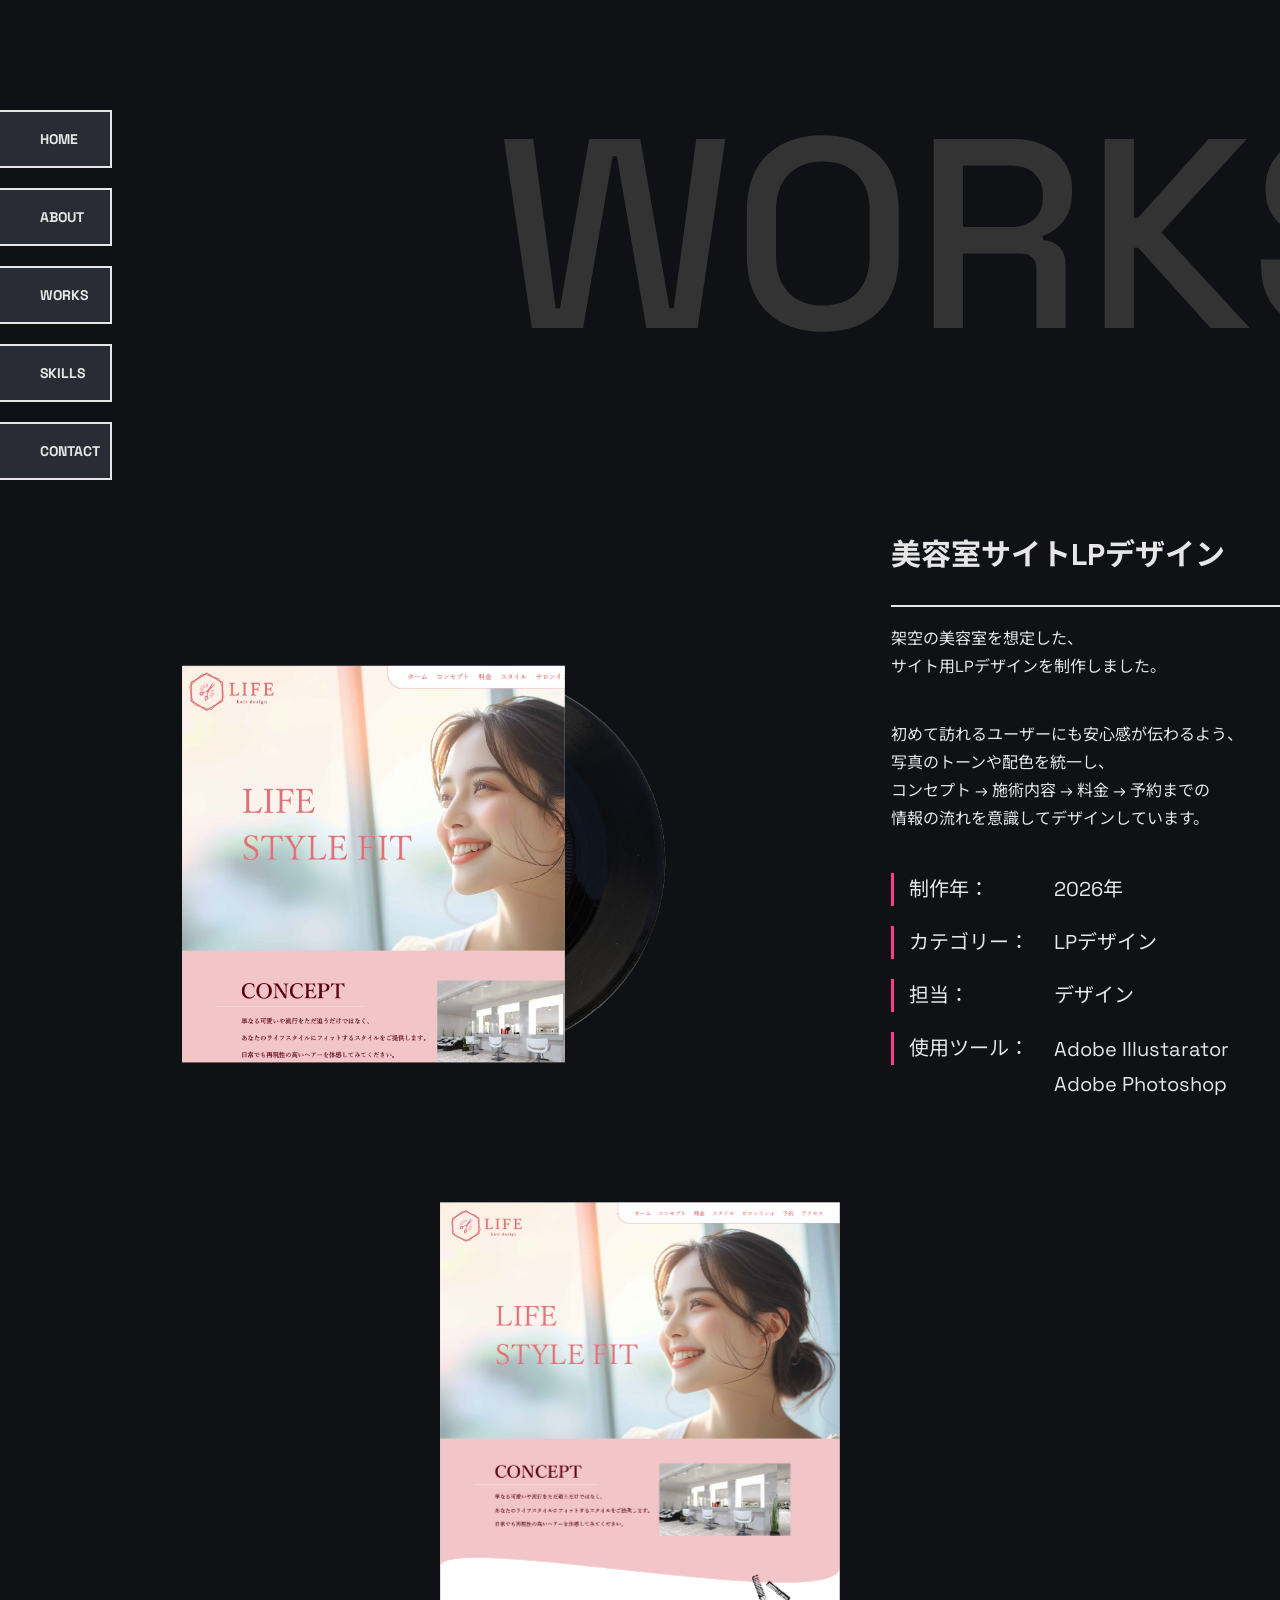
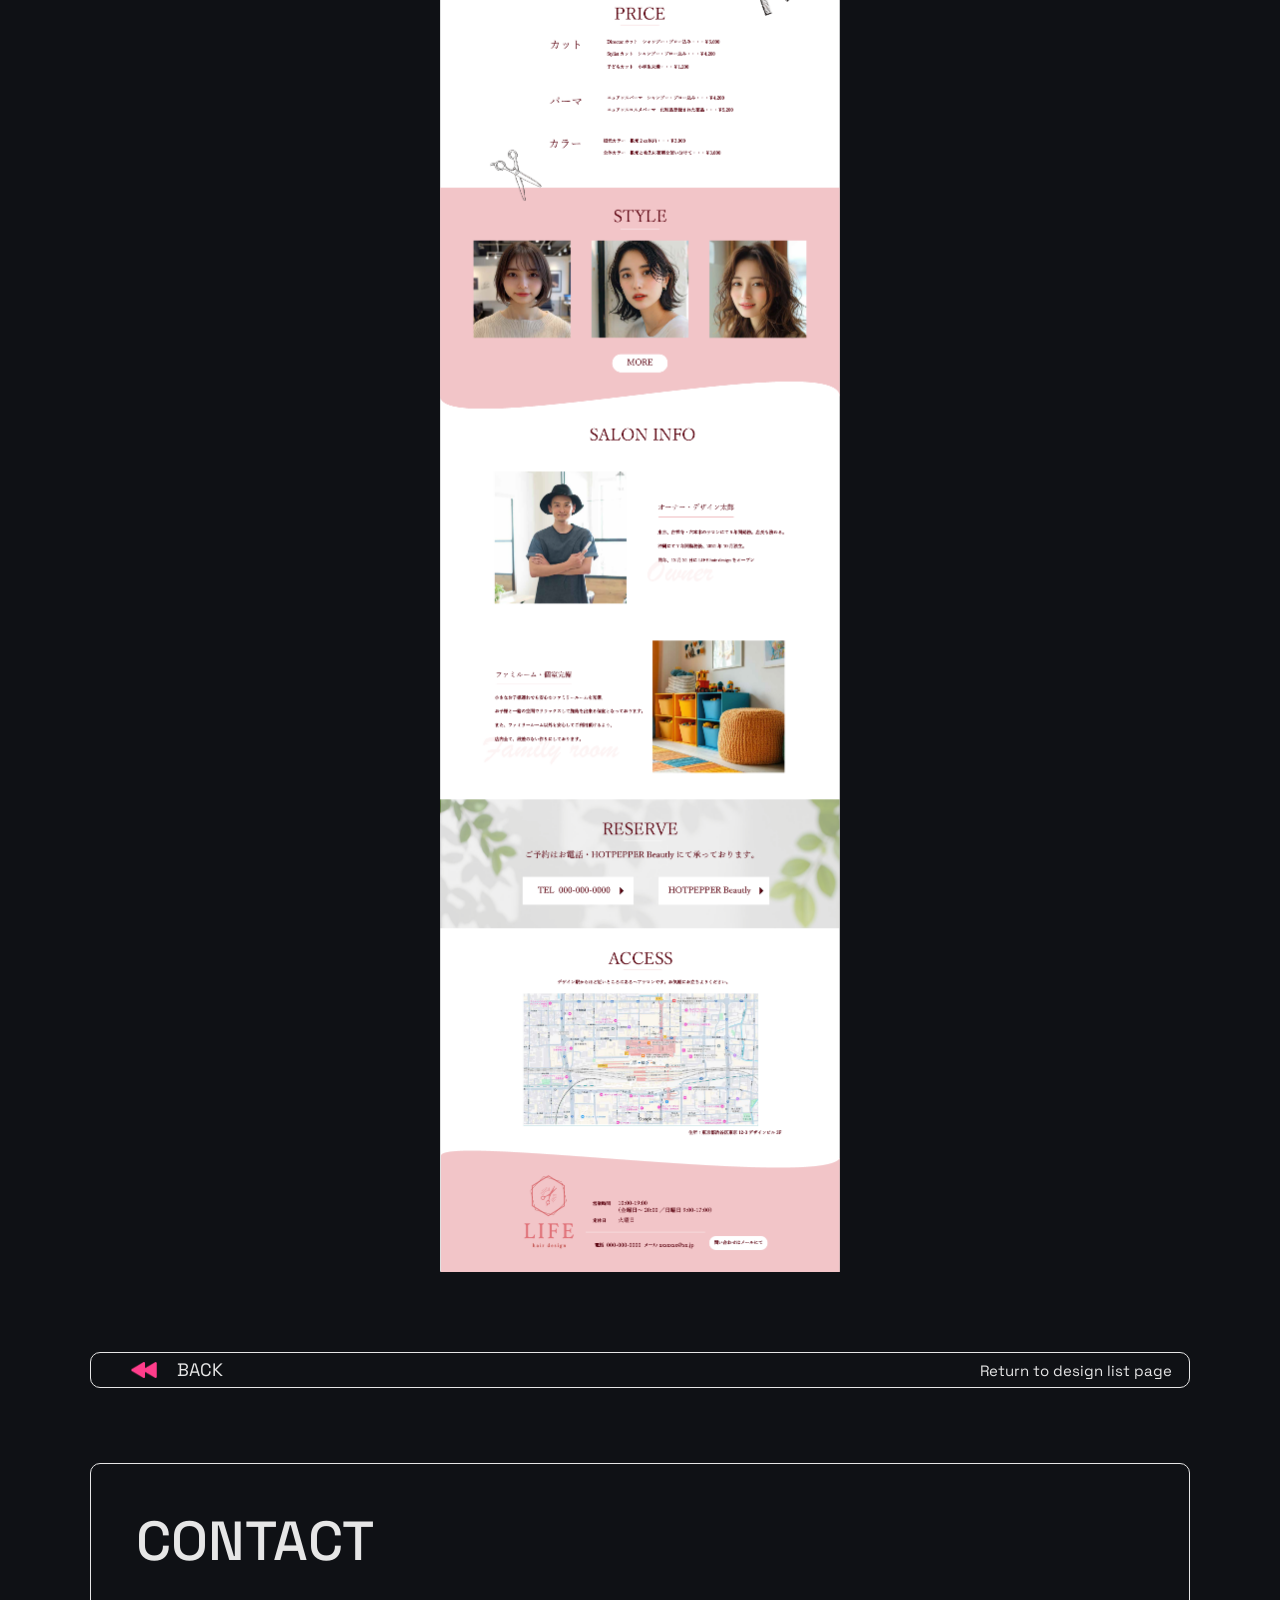
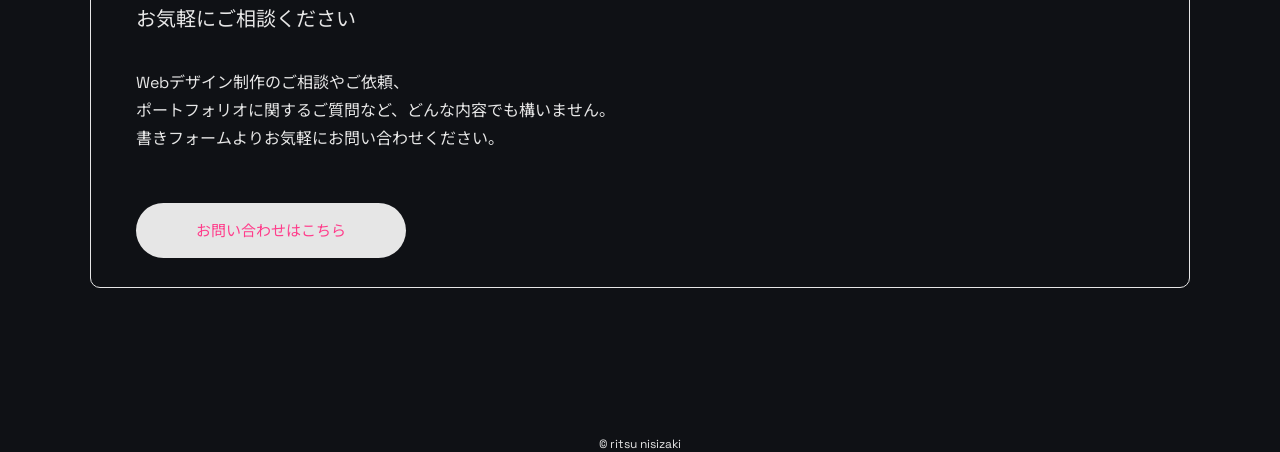
<file: portfolio/works/works1.html>
<!doctype html>
<html lang="ja">
  <head>
    <meta charset="UTF-8" />
    <meta name="viewport" content="width=device-width, initial-scale=1.0" />
    <title>WORKS詳細</title>
    <link rel="preconnect" href="https://fonts.googleapis.com">
    <link rel="preconnect" href="https://fonts.gstatic.com" crossorigin>
    <link href="https://fonts.googleapis.com/css2?family=Noto+Sans+JP:wght@100..900&family=Space+Grotesk:wght@300..700&display=swap" rel="stylesheet">
    <link rel="stylesheet" href="../asetto/CSS/rest.css" />
    <link rel="stylesheet" href="../asetto/CSS/works1.css" />
    <link rel="stylesheet" href="../asetto/CSS/hamburger.css">
  </head>
  <body>
    <div class="hb-menu">
      <button class="hb-btn" aria-label="メニューを開く" aria-expanded="false">
        <span class="hb-label--menu">MENU</span>
        <span class="hb-label--close">CLOSE</span>
      </button>
      <nav class="hb-nav">
        <ul>
          <li><a href="../index.html#HOME">HOME</a></li>
          <li><a href="../index.html#ABOUT">ABOUT</a></li>
          <li><a href="../index.html#WORKS">WORKS</a></li>
          <li><a href="../index.html#SKILLS">SKILLS</a></li>
          <li><a href="../index.html#CONTACT">CONTACT</a></li>
        </ul>
      </nav>
    </div>
    <header>
      <nav class="side-nav">
        <ul>
          <li><a href="../index.html#HOME">HOME</a></li>
          <li><a href="../index.html#ABOUT">ABOUT</a></li>
          <li><a href="../index.html#WORKS">WORKS</a></li>
          <li><a href="../index.html#SKILLS">SKILLS</a></li>
          <li><a href="../index.html#CONTACT">CONTACT</a></li>
        </ul>
      </nav>
    </header>

    <h1 >WORKS</h1>

    <section>
        <div class="matome">
         <img src="../asetto/2x/zyaketto01.png" alt="ジャケット風の過去の作品">
         <div class="migi">
            <h2 class="namae">美容室サイトLPデザイン</h2>
            <div class="senn"></div>
            <p class="naiyou1">架空の美容室を想定した、<br>サイト用LPデザインを制作しました。</p>
            <p class="naiyou2">初めて訪れるユーザーにも安心感が伝わるよう、<br>写真のトーンや配色を統一し、<br>コンセプト → 施術内容 → 料金 → 予約までの<br>情報の流れを意識してデザインしています。</p>
            <div class="work-info">
               <div class="matome2"><div class="work-sikaku"></div><p class="naiyou3">制作年：</p><p class="naiyou4">2026年</p></div>
               <div class="matome2"><div class="work-sikaku"></div><p class="naiyou3">カテゴリー：</p><p class="naiyou5">LPデザイン</p></div>
               <div class="matome2"><div class="work-sikaku"></div><p class="naiyou3">担当：</p><p class="naiyou6">デザイン</p></div>
               <div class="matome2"><div class="work-sikaku"></div><p class="naiyou3">使用ツール：</p><p class="naiyou7">Adobe Illustarator <br>Adobe Photoshop</p></div>
            </div>
         </div>
        </div>
    </section>

    <img class="work1" src="../asetto/2x/work1.png" alt="美容室サイトのWEBデザイン">
    <div class="box1">
      <a href="../works.html"><img class="yazirusi" src="../asetto/2x/workssyousaiyazirusi.png" alt="矢印"></a>
      <p class="backnaiyou1">BACK</p>
      <p class="backnaiyou2">Return to design list page</p>
    </div>

    <section class="contact">
            <div class="sikaku2">
                <h2 class="contact-taitoru">CONTACT</h2>
                <p class="contact-naiyou1">お気軽にご相談ください</p>
                <p class="contact-naiyou2">Webデザイン制作のご相談やご依頼、<br>ポートフォリオに関するご質問など、どんな内容でも構いません。<br>書きフォームよりお気軽にお問い合わせください。</p>
                <a href="../index.html#CONTACT" class="work-btn">お問い合わせはこちら</a>
            </div>
        </section>
        
    <p class="saigo">© ritsu nisizaki</p>

    <script src="../asetto/JS/hamburger.js"></script>
  </body>
</html>
</file>
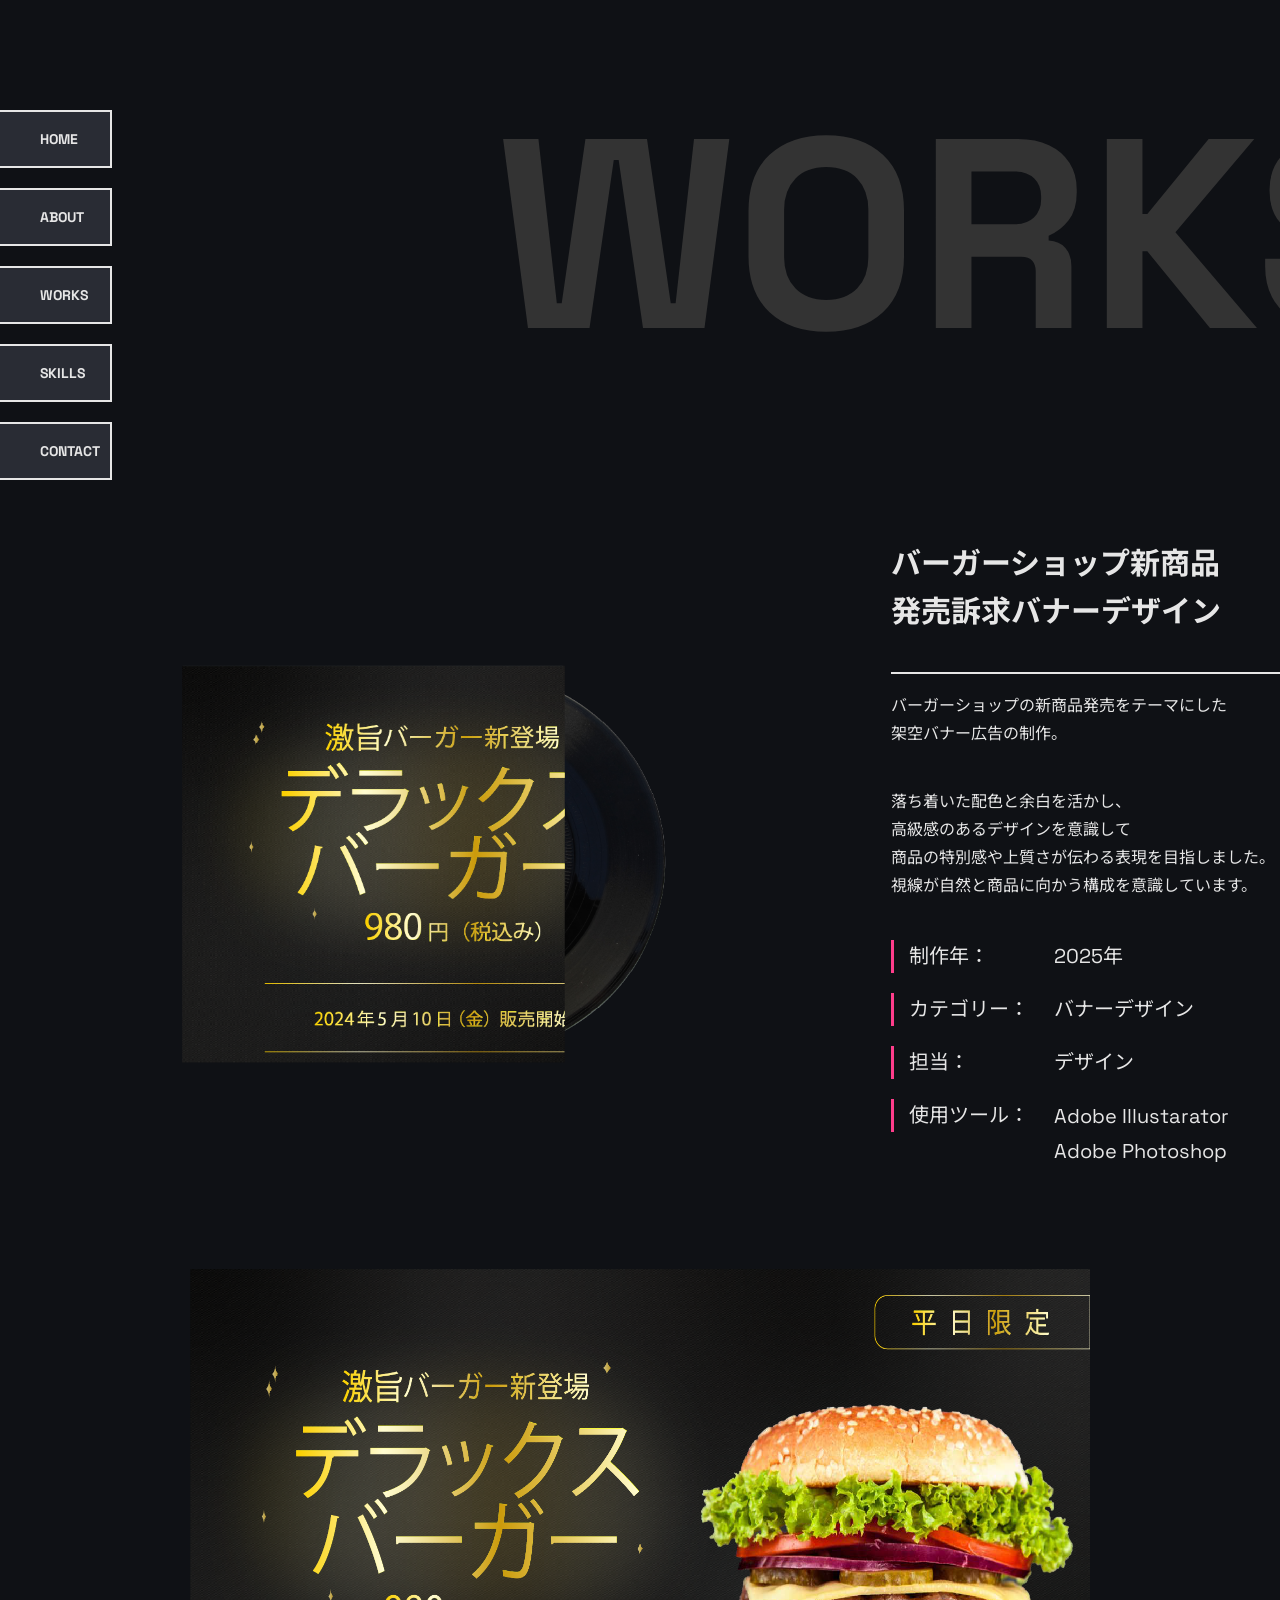
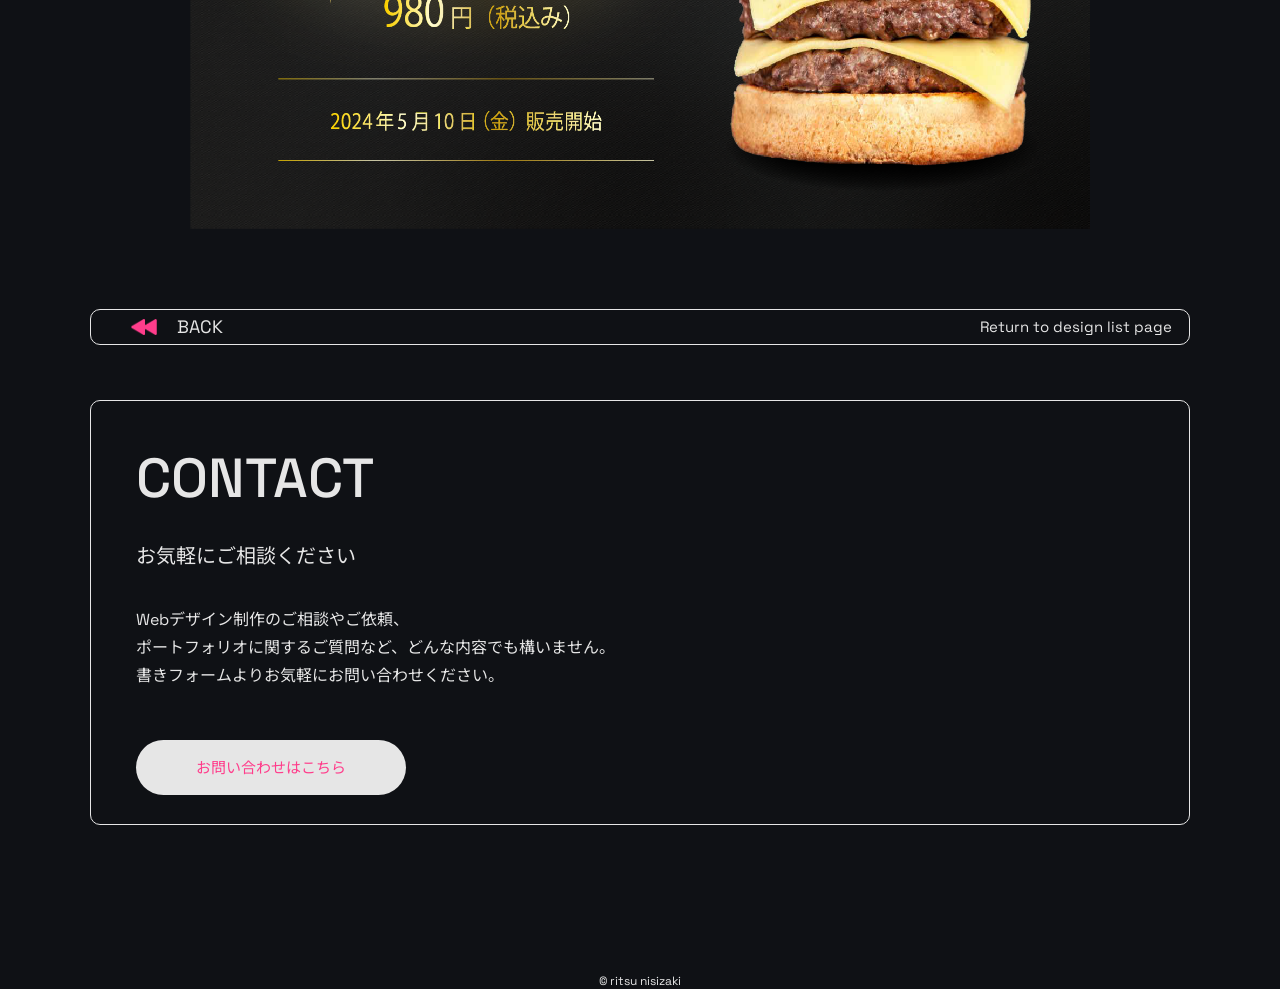
<file: portfolio/works/works2.html>
<!doctype html>
<html lang="ja">
  <head>
    <meta charset="UTF-8" />
    <meta name="viewport" content="width=device-width, initial-scale=1.0" />
    <title>WORKS詳細</title>
    <link rel="preconnect" href="https://fonts.googleapis.com">
    <link rel="preconnect" href="https://fonts.gstatic.com" crossorigin>
    <link href="https://fonts.googleapis.com/css2?family=Noto+Sans+JP:wght@100..900&family=Space+Grotesk:wght@300..700&display=swap" rel="stylesheet">
    <link rel="stylesheet" href="../asetto/CSS/rest.css" />
    <link rel="stylesheet" href="../asetto/CSS/works2.css" />
    <link rel="stylesheet" href="../asetto/CSS/hamburger.css">
  </head>
  <body>
    <div class="hb-menu">
      <button class="hb-btn" aria-label="メニューを開く" aria-expanded="false">
        <span class="hb-label--menu">MENU</span>
        <span class="hb-label--close">CLOSE</span>
      </button>
      <nav class="hb-nav">
        <ul>
          <li><a href="../index.html#HOME">HOME</a></li>
          <li><a href="../index.html#ABOUT">ABOUT</a></li>
          <li><a href="../index.html#WORKS">WORKS</a></li>
          <li><a href="../index.html#SKILLS">SKILLS</a></li>
          <li><a href="../index.html#CONTACT">CONTACT</a></li>
        </ul>
      </nav>
    </div>
    <header>
      <nav class="side-nav">
        <ul>
          <li><a href="../index.html#HOME">HOME</a></li>
          <li><a href="../index.html#ABOUT">ABOUT</a></li>
          <li><a href="../index.html#WORKS">WORKS</a></li>
          <li><a href="../index.html#SKILLS">SKILLS</a></li>
          <li><a href="../index.html#CONTACT">CONTACT</a></li>
        </ul>
      </nav>
    </header>
    
    <h1 >WORKS</h1>

    <section>
        <div class="matome">
         <img src="../asetto/2x/zyaketto02.png" alt="ジャケット風の過去の作品">
         <div class="migi">
            <h2 class="taitoru">バーガーショップ新商品<br>発売訴求バナーデザイン</h2>
            <div class="senn"></div>
            <p class="naiyou1">バーガーショップの新商品発売をテーマにした<br>架空バナー広告の制作。</p>
            <p class="naiyou2">落ち着いた配色と余白を活かし、<br>高級感のあるデザインを意識して<br>商品の特別感や上質さが伝わる表現を目指しました。<br>視線が自然と商品に向かう構成を意識しています。</p>
            <div class="work-info">
               <div class="matome2"><div class="work-sikaku"></div><p class="naiyou3">制作年：</p><p class="naiyou4">2025年</p></div>
               <div class="matome2"><div class="work-sikaku"></div><p class="naiyou3">カテゴリー：</p><p class="naiyou5">バナーデザイン</p></div>
               <div class="matome2"><div class="work-sikaku"></div><p class="naiyou3">担当：</p><p class="naiyou6">デザイン</p></div>
               <div class="matome2"><div class="work-sikaku"></div><p class="naiyou3">使用ツール：</p><p class="naiyou7">Adobe Illustarator <br>Adobe Photoshop</p></div>
            </div>
         </div>
        </div>
    </section>

    <img class="work1" src="../asetto/2x/work2.png" alt="高級ハンバーガーのバナー">
    <div class="box1">
      <a href="../works.html"><img class="yazirusi" src="../asetto/2x/workssyousaiyazirusi.png" alt="矢印"></a>
      <p class="backnaiyou1">BACK</p>
      <p class="backnaiyou2">Return to design list page</p>
    </div>

    <section class="contact">
            <div class="sikaku2">
                <h2 class="contact-taitoru">CONTACT</h2>
                <p class="contact-naiyou1">お気軽にご相談ください</p>
                <p class="contact-naiyou2">Webデザイン制作のご相談やご依頼、<br>ポートフォリオに関するご質問など、どんな内容でも構いません。<br>書きフォームよりお気軽にお問い合わせください。</p>
                <a href="../index.html#CONTACT" class="work-btn">お問い合わせはこちら</a>
            </div>
        </section>
        
    <p class="saigo">© ritsu nisizaki</p>

    <script src="../asetto/JS/hamburger.js"></script>
  </body>
</html>

  </body>
</html>
</file>
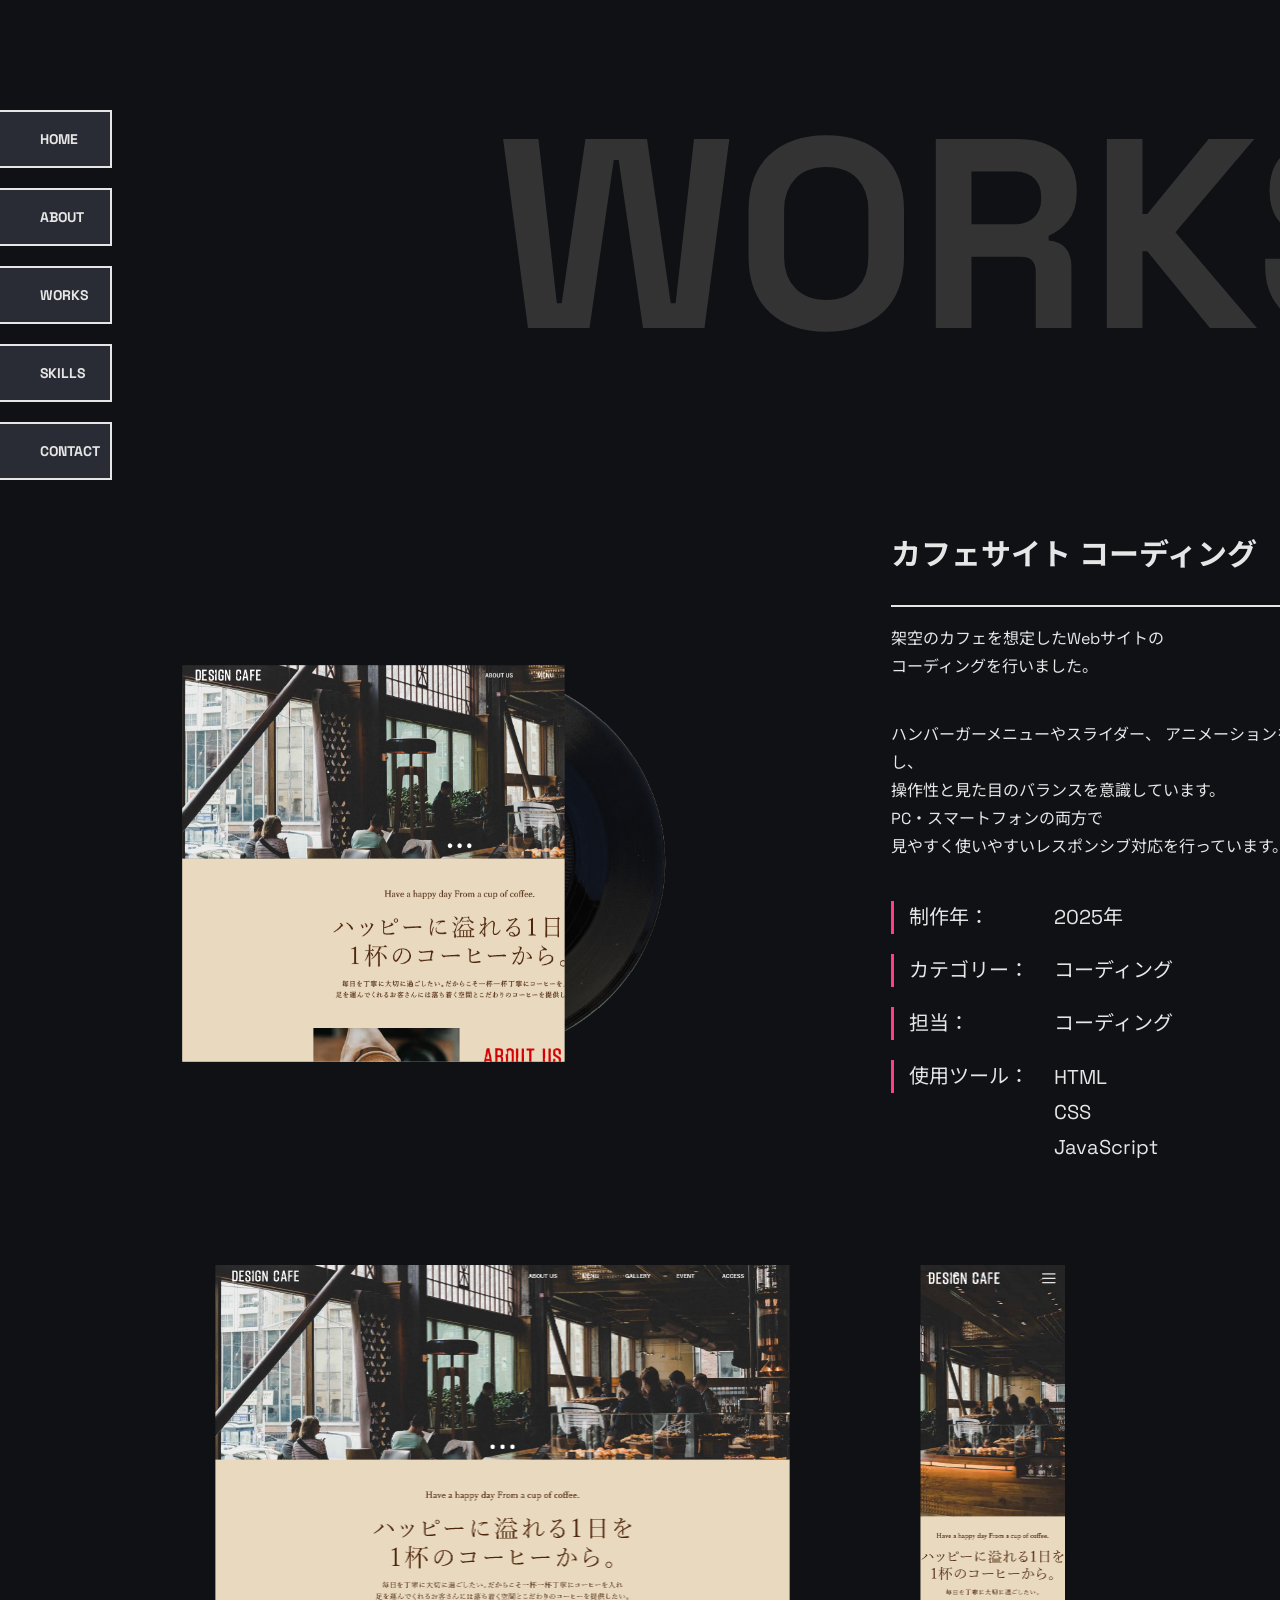
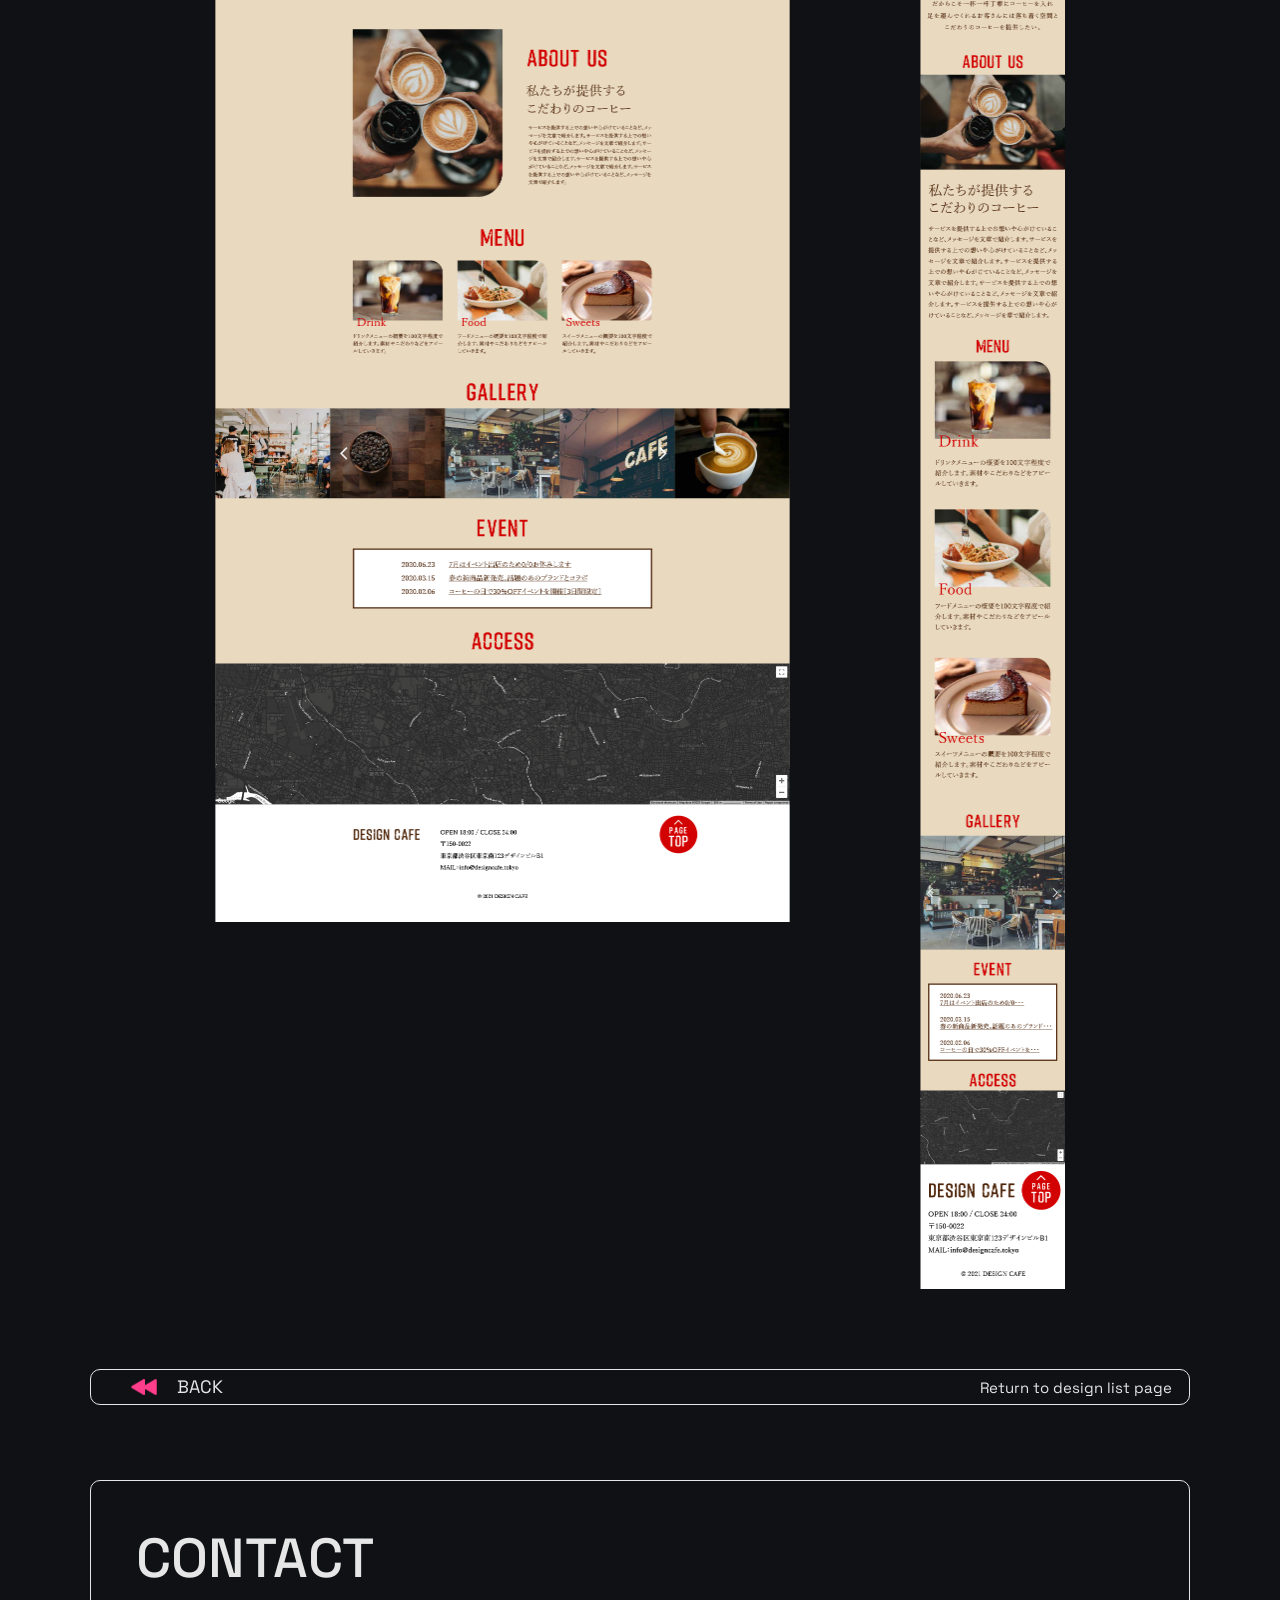
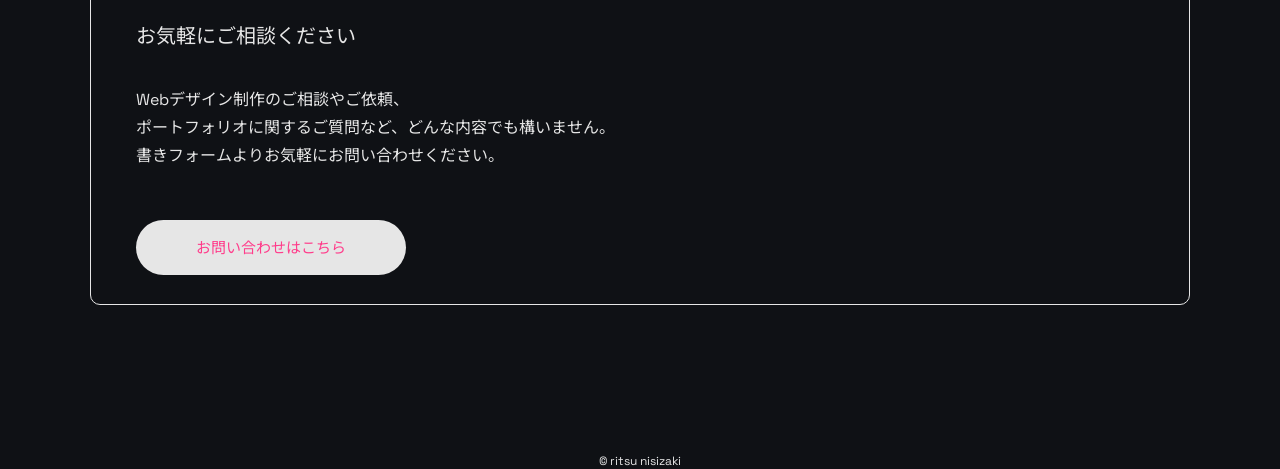
<file: portfolio/works/works3.html>
<!doctype html>
<html lang="ja">
  <head>
    <meta charset="UTF-8" />
    <meta name="viewport" content="width=device-width, initial-scale=1.0" />
    <title>WORKS詳細</title>
    <link rel="preconnect" href="https://fonts.googleapis.com">
    <link rel="preconnect" href="https://fonts.gstatic.com" crossorigin>
    <link href="https://fonts.googleapis.com/css2?family=Noto+Sans+JP:wght@100..900&family=Space+Grotesk:wght@300..700&display=swap" rel="stylesheet">
    <link rel="stylesheet" href="../asetto/CSS/rest.css" />
    <link rel="stylesheet" href="../asetto/CSS/works3.css" />
    <link rel="stylesheet" href="../asetto/CSS/hamburger.css">
  </head>
  <body>
    <div class="hb-menu">
      <button class="hb-btn" aria-label="メニューを開く" aria-expanded="false">
        <span class="hb-label--menu">MENU</span>
        <span class="hb-label--close">CLOSE</span>
      </button>
      <nav class="hb-nav">
        <ul>
          <li><a href="../index.html#HOME">HOME</a></li>
          <li><a href="../index.html#ABOUT">ABOUT</a></li>
          <li><a href="../index.html#WORKS">WORKS</a></li>
          <li><a href="../index.html#SKILLS">SKILLS</a></li>
          <li><a href="../index.html#CONTACT">CONTACT</a></li>
        </ul>
      </nav>
    </div>
    <header>
      <nav class="side-nav">
        <ul>
          <li><a href="../index.html#HOME">HOME</a></li>
          <li><a href="../index.html#ABOUT">ABOUT</a></li>
          <li><a href="../index.html#WORKS">WORKS</a></li>
          <li><a href="../index.html#SKILLS">SKILLS</a></li>
          <li><a href="../index.html#CONTACT">CONTACT</a></li>
        </ul>
      </nav>
    </header>

    <h1 >WORKS</h1>

    <section>
        <div class="matome">
         <img src="../asetto/2x/zyaketto03.png" alt="ジャケット風の過去の作品">
         <div class="migi">
            <h2 class="namae">カフェサイト コーディング</h2>
            <div class="senn"></div>
            <p class="naiyou1">架空のカフェを想定したWebサイトの<br>コーディングを行いました。</p>
            <p class="naiyou2">ハンバーガーメニューやスライダー、<br class="kakusi"> アニメーションを実装し、<br>操作性と見た目のバランスを意識しています。<br>PC・スマートフォンの両方で<br>見やすく使いやすいレスポンシブ対応を行っています。</p>
            <div class="work-info">
               <div class="matome2"><div class="work-sikaku"></div><p class="naiyou3">制作年：</p><p class="naiyou4">2025年</p></div>
               <div class="matome2"><div class="work-sikaku"></div><p class="naiyou3">カテゴリー：</p><p class="naiyou5">コーディング</p></div>
               <div class="matome2"><div class="work-sikaku"></div><p class="naiyou3">担当：</p><p class="naiyou6">コーディング</p></div>
               <div class="matome2"><div class="work-sikaku"></div><p class="naiyou3">使用ツール：</p><p class="naiyou7">HTML <br>CSS <br>JavaScript</p></div>
            </div>
         </div>
        </div>
    </section>

    <div class="syasinn">
    <img class="work1" src="../asetto/2x/works3web.png" alt="カフェサイトのWEBデザイン">
    <img class="work2" src="../asetto/2x/works3sp.png" alt="カフェサイトの携帯デザイン">
    </div>

    <div class="box1">
      <a href="../works.html"><img class="yazirusi" src="../asetto/2x/workssyousaiyazirusi.png" alt="矢印"></a>
      <p class="backnaiyou1">BACK</p>
      <p class="backnaiyou2">Return to design list page</p>
    </div>

    <section class="contact">
            <div class="sikaku2">
                <h2 class="contact-taitoru">CONTACT</h2>
                <p class="contact-naiyou1">お気軽にご相談ください</p>
                <p class="contact-naiyou2">Webデザイン制作のご相談やご依頼、<br>ポートフォリオに関するご質問など、どんな内容でも構いません。<br>書きフォームよりお気軽にお問い合わせください。</p>
                <a href="../index.html#CONTACT" class="work-btn">お問い合わせはこちら</a>
            </div>
        </section>
        
    <p class="saigo">© ritsu nisizaki</p>

    <script src="../asetto/JS/hamburger.js"></script>
  </body>
</html>
</file>
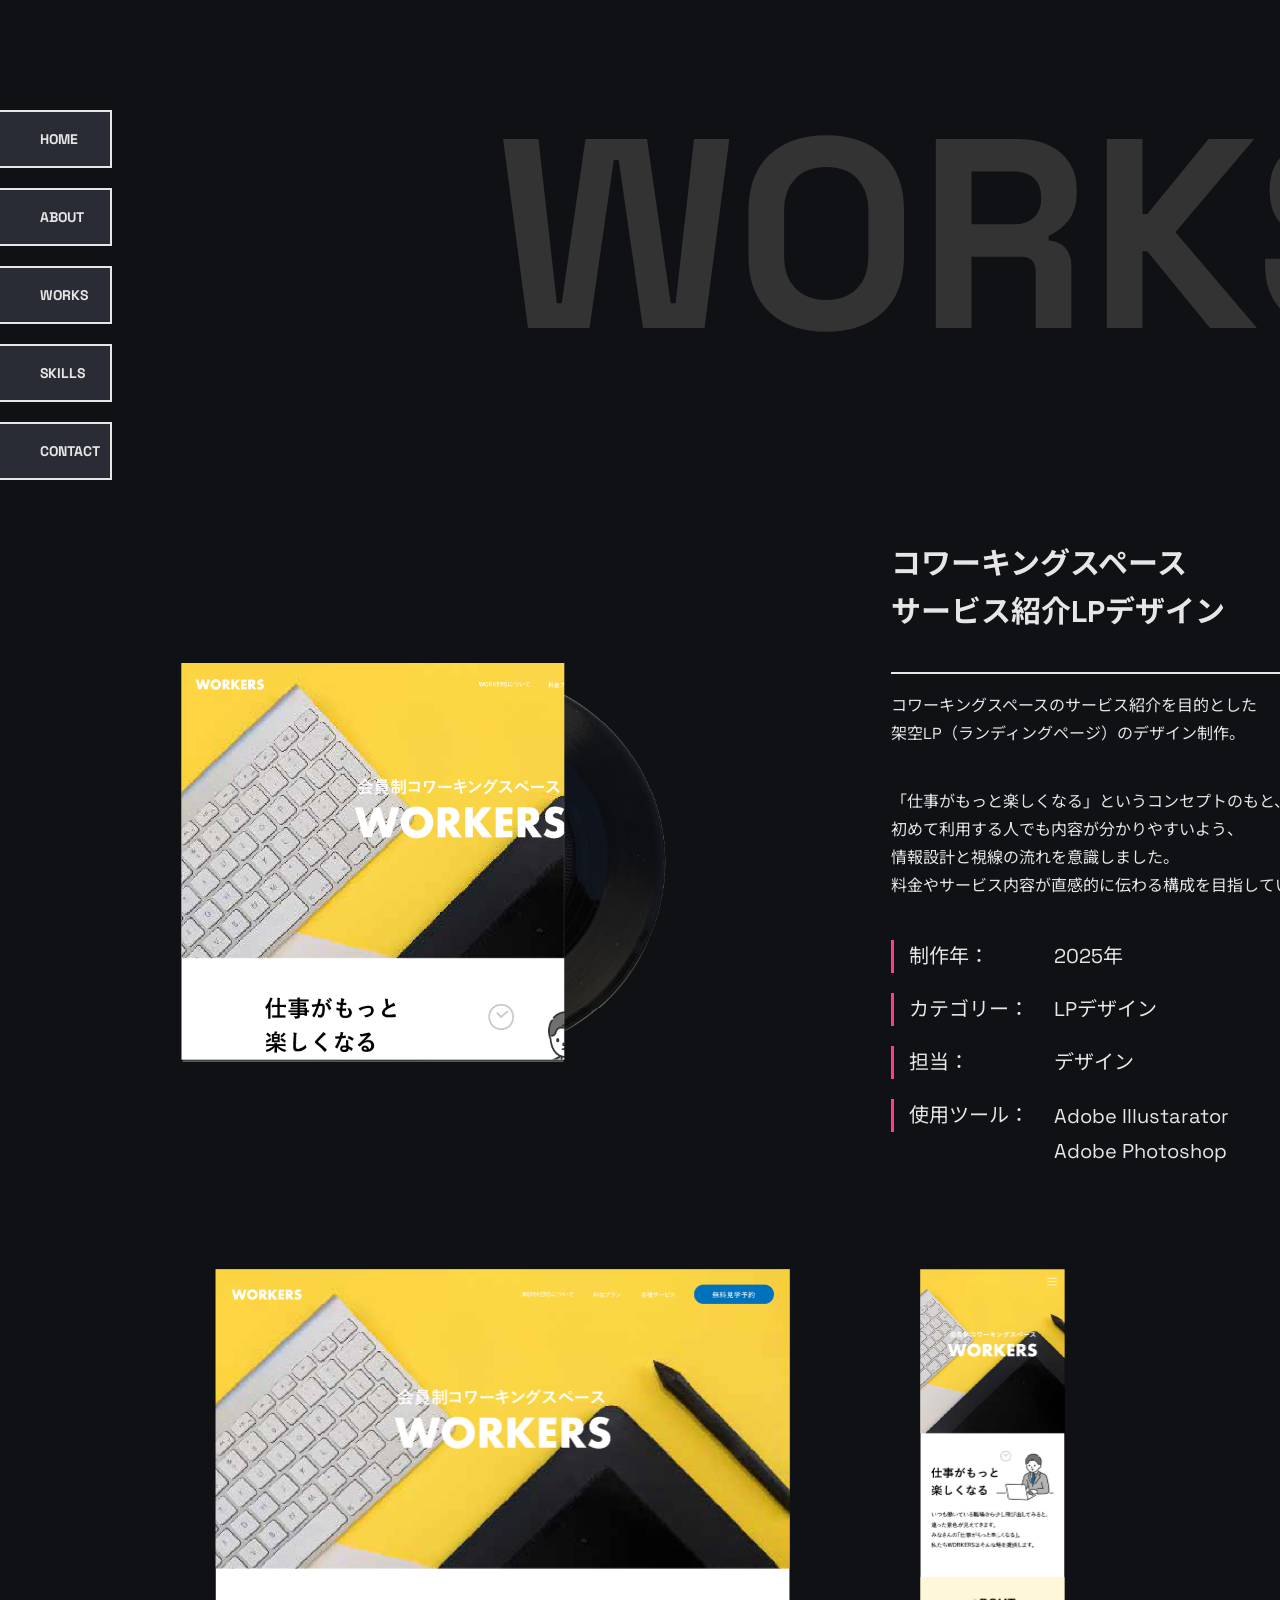
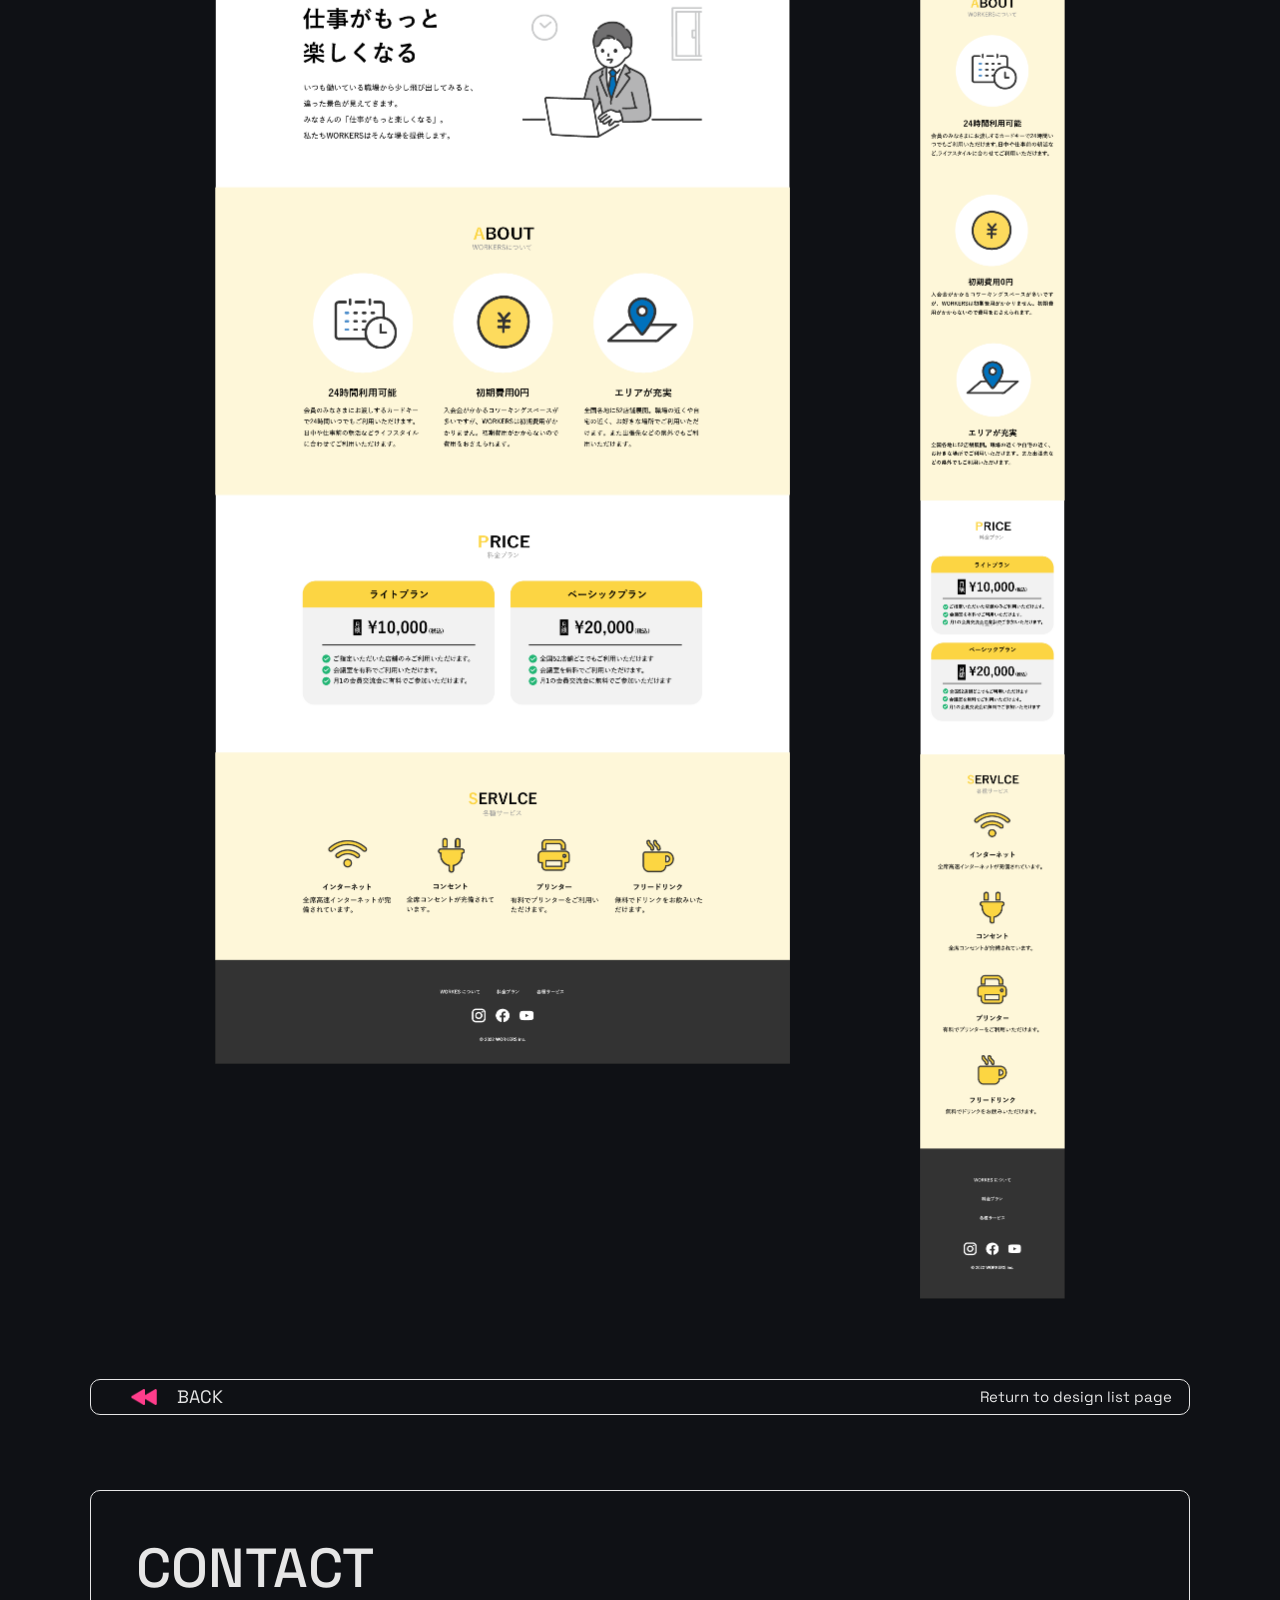
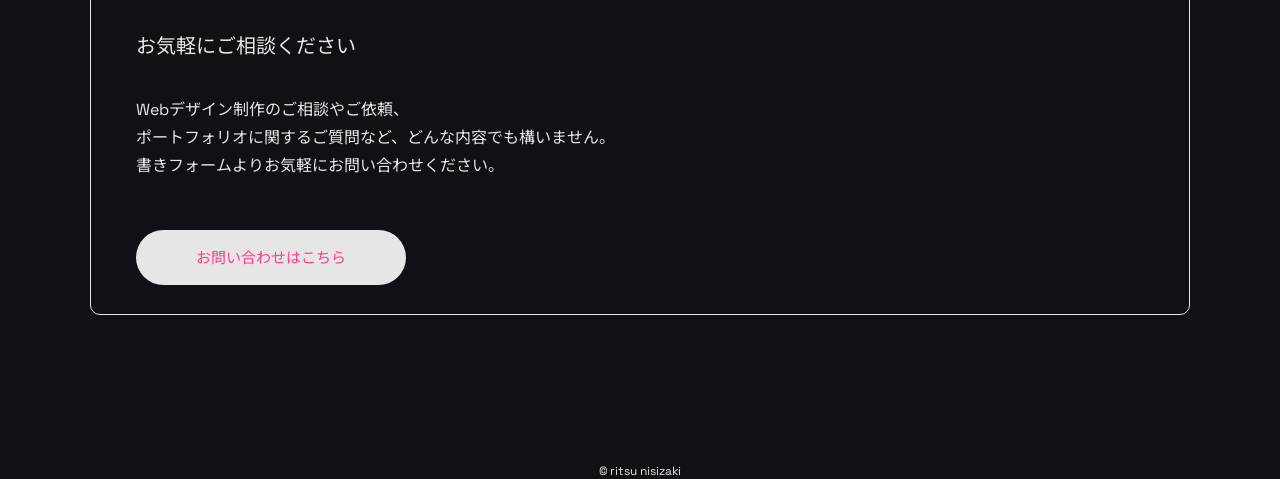
<file: portfolio/works/works4.html>
<!doctype html>
<html lang="ja">
  <head>
    <meta charset="UTF-8" />
    <meta name="viewport" content="width=device-width, initial-scale=1.0" />
    <title>WORKS詳細</title>
    <link rel="preconnect" href="https://fonts.googleapis.com">
    <link rel="preconnect" href="https://fonts.gstatic.com" crossorigin>
    <link href="https://fonts.googleapis.com/css2?family=Noto+Sans+JP:wght@100..900&family=Space+Grotesk:wght@300..700&display=swap" rel="stylesheet">
    <link rel="stylesheet" href="../asetto/CSS/rest.css" />
    <link rel="stylesheet" href="../asetto/CSS/works4.css" />
    <link rel="stylesheet" href="../asetto/CSS/hamburger.css">
  </head>
  <body>
    <div class="hb-menu">
      <button class="hb-btn" aria-label="メニューを開く" aria-expanded="false">
        <span class="hb-label--menu">MENU</span>
        <span class="hb-label--close">CLOSE</span>
      </button>
      <nav class="hb-nav">
        <ul>
          <li><a href="../index.html#HOME">HOME</a></li>
          <li><a href="../index.html#ABOUT">ABOUT</a></li>
          <li><a href="../index.html#WORKS">WORKS</a></li>
          <li><a href="../index.html#SKILLS">SKILLS</a></li>
          <li><a href="../index.html#CONTACT">CONTACT</a></li>
        </ul>
      </nav>
    </div>
    <header>
      <nav class="side-nav">
        <ul>
          <li><a href="../index.html#HOME">HOME</a></li>
          <li><a href="../index.html#ABOUT">ABOUT</a></li>
          <li><a href="../index.html#WORKS">WORKS</a></li>
          <li><a href="../index.html#SKILLS">SKILLS</a></li>
          <li><a href="../index.html#CONTACT">CONTACT</a></li>
        </ul>
      </nav>
    </header>

    <h1 >WORKS</h1>

    <section>
        <div class="matome">
         <img src="../asetto/2x/zyaketto04.png" alt="ジャケット風の過去の作品">
         <div class="migi">
            <h2 class="taitoru">コワーキングスペース<br>サービス紹介LPデザイン</h2>
            <div class="senn"></div>
            <p class="naiyou1">コワーキングスペースのサービス紹介を目的とした<br>架空LP（ランディングページ）のデザイン制作。</p>
            <p class="naiyou2">「仕事がもっと楽しくなる」というコンセプトのもと、<br>初めて利用する人でも内容が分かりやすいよう、<br>情報設計と視線の流れを意識しました。<br>料金やサービス内容が直感的に<br class="kakusi">伝わる構成を目指しています。</p>
            <div class="work-info">
               <div class="matome2"><div class="work-sikaku"></div><p class="naiyou3">制作年：</p><p class="naiyou4">2025年</p></div>
               <div class="matome2"><div class="work-sikaku"></div><p class="naiyou3">カテゴリー：</p><p class="naiyou5">LPデザイン</p></div>
               <div class="matome2"><div class="work-sikaku"></div><p class="naiyou3">担当：</p><p class="naiyou6">デザイン</p></div>
               <div class="matome2"><div class="work-sikaku"></div><p class="naiyou3">使用ツール：</p><p class="naiyou7">Adobe Illustarator <br>Adobe Photoshop</p></div>
            </div>
         </div>
        </div>
    </section>

    <div class="syasinn">
    <img class="work1" src="../asetto/2x/works4web.png" alt="コワーキングスペースサービス紹介LPデザインWEb">
    <img class="work2" src="../asetto/2x/works4sp.png" alt="コワーキングスペースサービス紹介LPデザインsp">
    </div>

    <div class="box1">
      <a href="../works.html"><img class="yazirusi" src="../asetto/2x/workssyousaiyazirusi.png" alt="矢印"></a>
      <p class="backnaiyou1">BACK</p>
      <p class="backnaiyou2">Return to design list page</p>
    </div>

    <section class="contact">
            <div class="sikaku2">
                <h2 class="contact-taitoru">CONTACT</h2>
                <p class="contact-naiyou1">お気軽にご相談ください</p>
                <p class="contact-naiyou2">Webデザイン制作のご相談やご依頼、<br>ポートフォリオに関するご質問など、どんな内容でも構いません。<br>書きフォームよりお気軽にお問い合わせください。</p>
                <a href="../index.html#CONTACT" class="work-btn">お問い合わせはこちら</a>
            </div>
        </section>
        
    <p class="saigo">© ritsu nisizaki</p>

    <script src="../asetto/JS/hamburger.js"></script>
  </body>
</html>
</file>
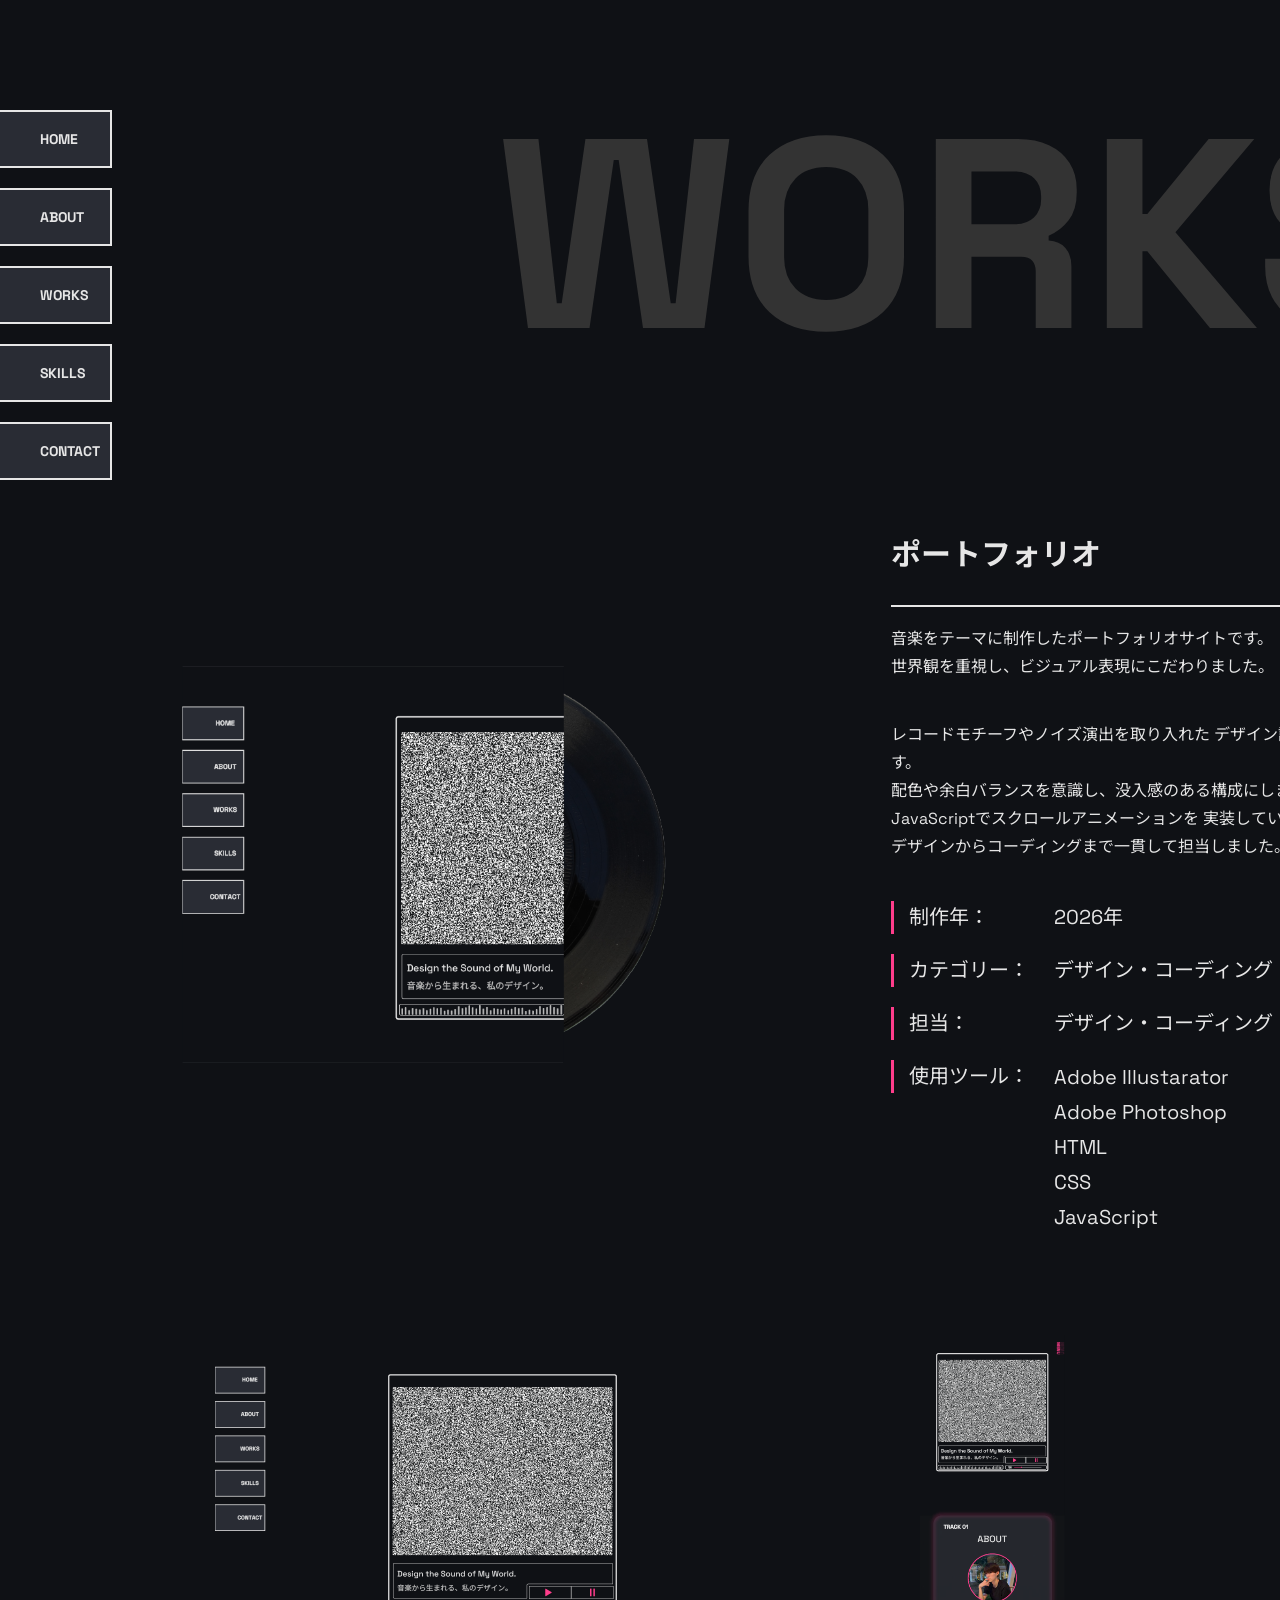
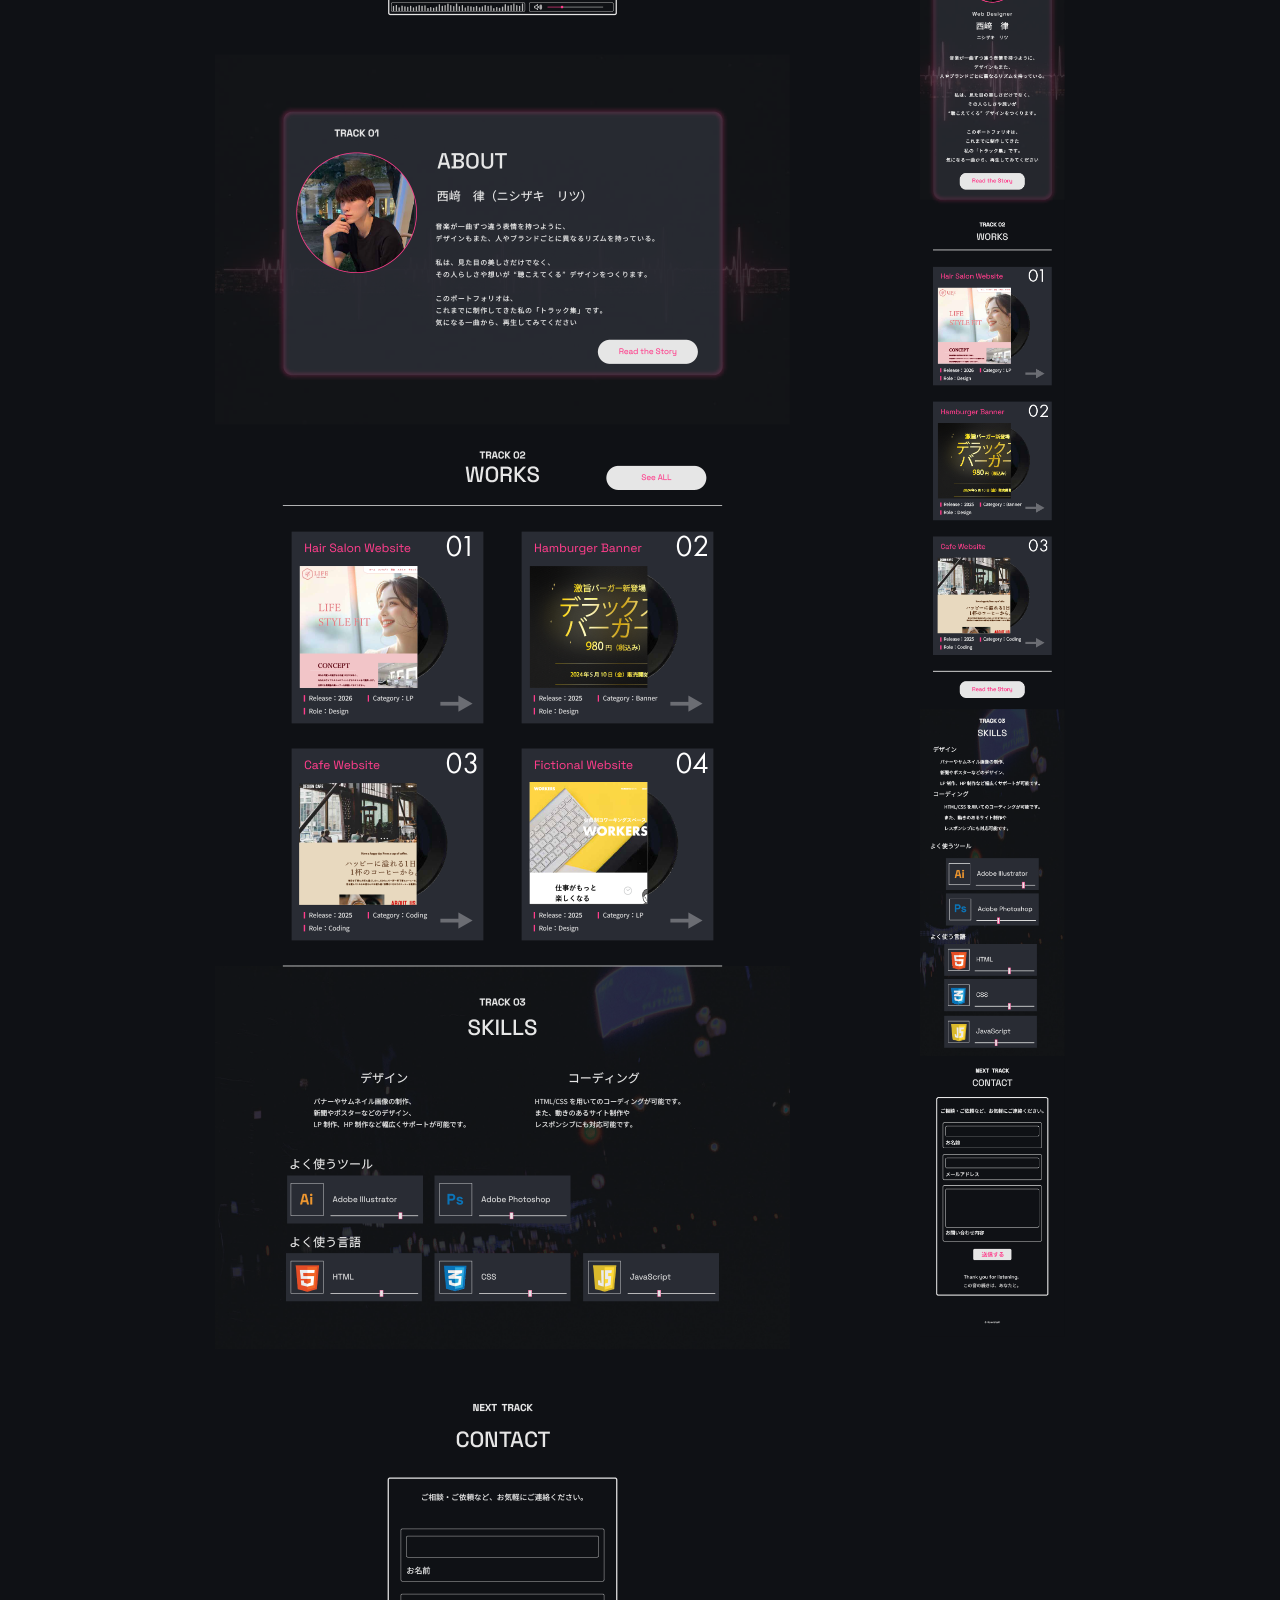
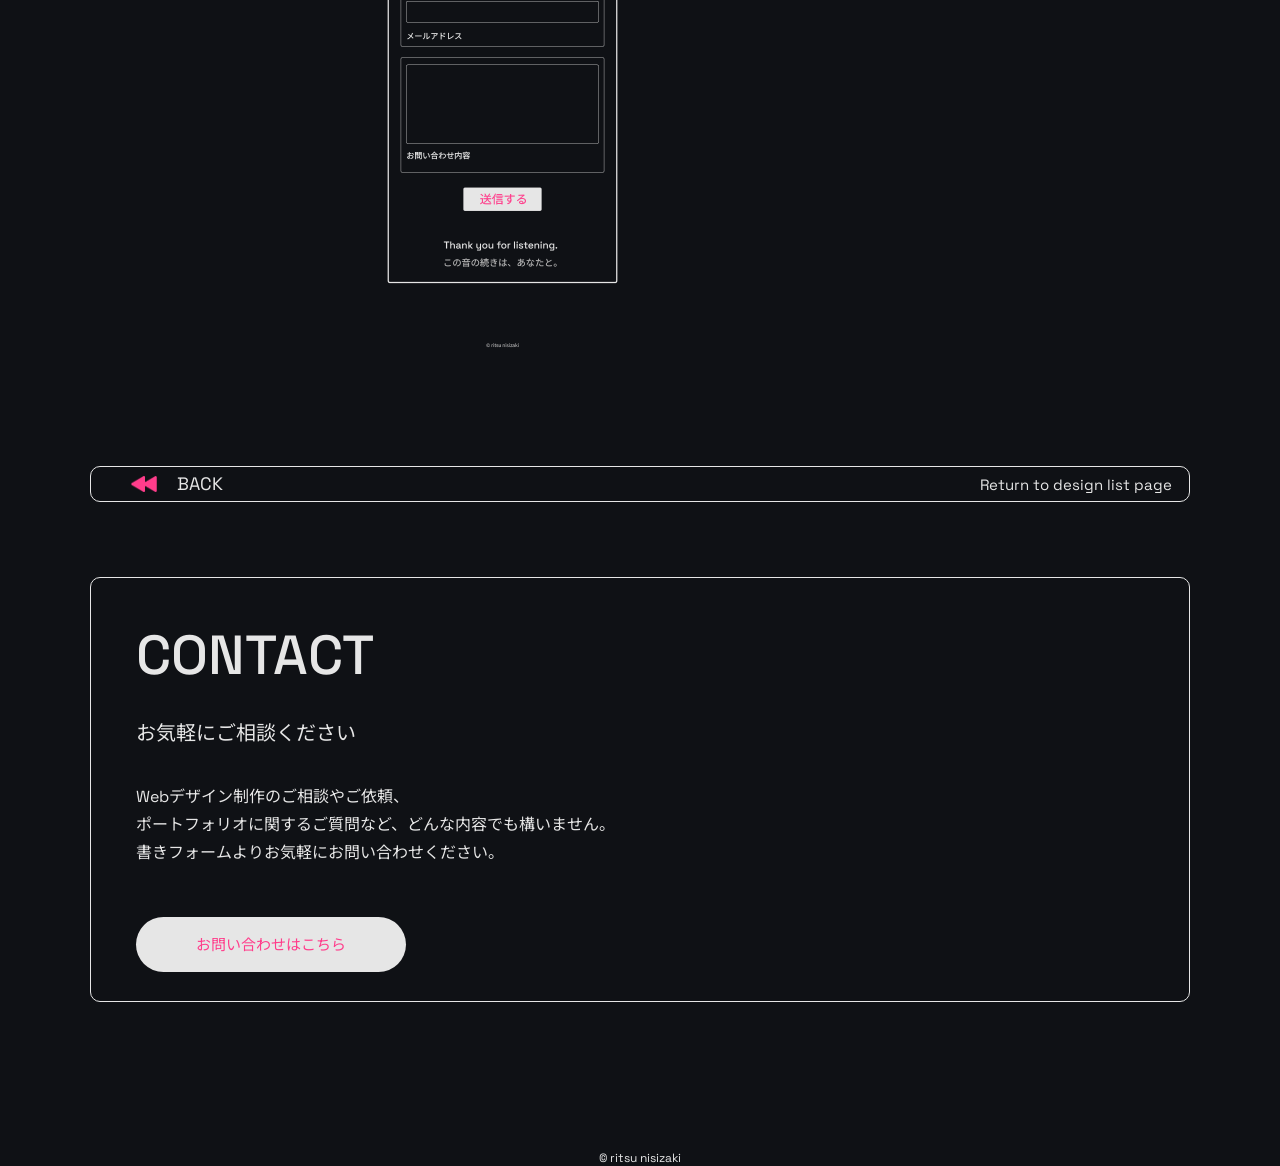
<file: portfolio/works/works5.html>
<!doctype html>
<html lang="ja">
  <head>
    <meta charset="UTF-8" />
    <meta name="viewport" content="width=device-width, initial-scale=1.0" />
    <title>WORKS詳細</title>
    <link rel="preconnect" href="https://fonts.googleapis.com">
    <link rel="preconnect" href="https://fonts.gstatic.com" crossorigin>
    <link href="https://fonts.googleapis.com/css2?family=Noto+Sans+JP:wght@100..900&family=Space+Grotesk:wght@300..700&display=swap" rel="stylesheet">
    <link rel="stylesheet" href="../asetto/CSS/rest.css" />
    <link rel="stylesheet" href="../asetto/CSS/works5.css" />
    <link rel="stylesheet" href="../asetto/CSS/hamburger.css">
  </head>
  <body>
    <div class="hb-menu">
      <button class="hb-btn" aria-label="メニューを開く" aria-expanded="false">
        <span class="hb-label--menu">MENU</span>
        <span class="hb-label--close">CLOSE</span>
      </button>
      <nav class="hb-nav">
        <ul>
          <li><a href="../index.html#HOME">HOME</a></li>
          <li><a href="../index.html#ABOUT">ABOUT</a></li>
          <li><a href="../index.html#WORKS">WORKS</a></li>
          <li><a href="../index.html#SKILLS">SKILLS</a></li>
          <li><a href="../index.html#CONTACT">CONTACT</a></li>
        </ul>
      </nav>
    </div>
    <header>
      <nav class="side-nav">
        <ul>
          <li><a href="../index.html#HOME">HOME</a></li>
          <li><a href="../index.html#ABOUT">ABOUT</a></li>
          <li><a href="../index.html#WORKS">WORKS</a></li>
          <li><a href="../index.html#SKILLS">SKILLS</a></li>
          <li><a href="../index.html#CONTACT">CONTACT</a></li>
        </ul>
      </nav>
    </header>

    <h1 >WORKS</h1>

    <section>
        <div class="matome">
         <img src="../asetto/2x/zyaketto05.png" alt="ジャケット風の過去の作品">
         <div class="migi">
            <h2 class="namae">ポートフォリオ</h2>
            <div class="senn"></div>
            <p class="naiyou1">音楽をテーマに制作したポートフォリオサイトです。<br>世界観を重視し、ビジュアル表現にこだわりました。</p>
            <p class="naiyou2">レコードモチーフやノイズ演出を取り入れた <br class="kakusi">デザイン設計です。<br>配色や余白バランスを意識し、<br class="kakusi">没入感のある構成にしました。<br>JavaScriptでスクロールアニメーションを <br class="kakusi">実装しています。<br>デザインからコーディングまで一貫して担当しました。</p>
            <div class="work-info">
               <div class="matome2"><div class="work-sikaku"></div><p class="naiyou3">制作年：</p><p class="naiyou4">2026年</p></div>
               <div class="matome2"><div class="work-sikaku"></div><p class="naiyou3">カテゴリー：</p><p class="naiyou5">デザイン・コーディング</p></div>
               <div class="matome2"><div class="work-sikaku"></div><p class="naiyou3">担当：</p><p class="naiyou6">デザイン・コーディング</p></div>
               <div class="matome2"><div class="work-sikaku"></div><p class="naiyou3">使用ツール：</p><p class="naiyou7">Adobe Illustarator <br>Adobe Photoshop <br>HTML <br>CSS <br>JavaScript</p></div>
            </div>
         </div>
        </div>
    </section>

    <div class="syasinn">
    <img class="work1" src="../asetto/2x/works5web.png" alt="ポートフォリオのWEBデザイン">
    <img class="work2" src="../asetto/2x/works5sp2.png" alt="ポートフォリオの携帯デザイン">
    </div>

    <div class="box1">
      <a href="../works.html"><img class="yazirusi" src="../asetto/2x/workssyousaiyazirusi.png" alt="矢印"></a>
      <p class="backnaiyou1">BACK</p>
      <p class="backnaiyou2">Return to design list page</p>
    </div>

    <section class="contact">
            <div class="sikaku2">
                <h2 class="contact-taitoru">CONTACT</h2>
                <p class="contact-naiyou1">お気軽にご相談ください</p>
                <p class="contact-naiyou2">Webデザイン制作のご相談やご依頼、<br>ポートフォリオに関するご質問など、どんな内容でも構いません。<br>書きフォームよりお気軽にお問い合わせください。</p>
                <a href="../index.html#CONTACT" class="work-btn">お問い合わせはこちら</a>
            </div>
        </section>
        
    <p class="saigo">© ritsu nisizaki</p>

    <script src="../asetto/JS/hamburger.js"></script>
  </body>
</html>
</file>
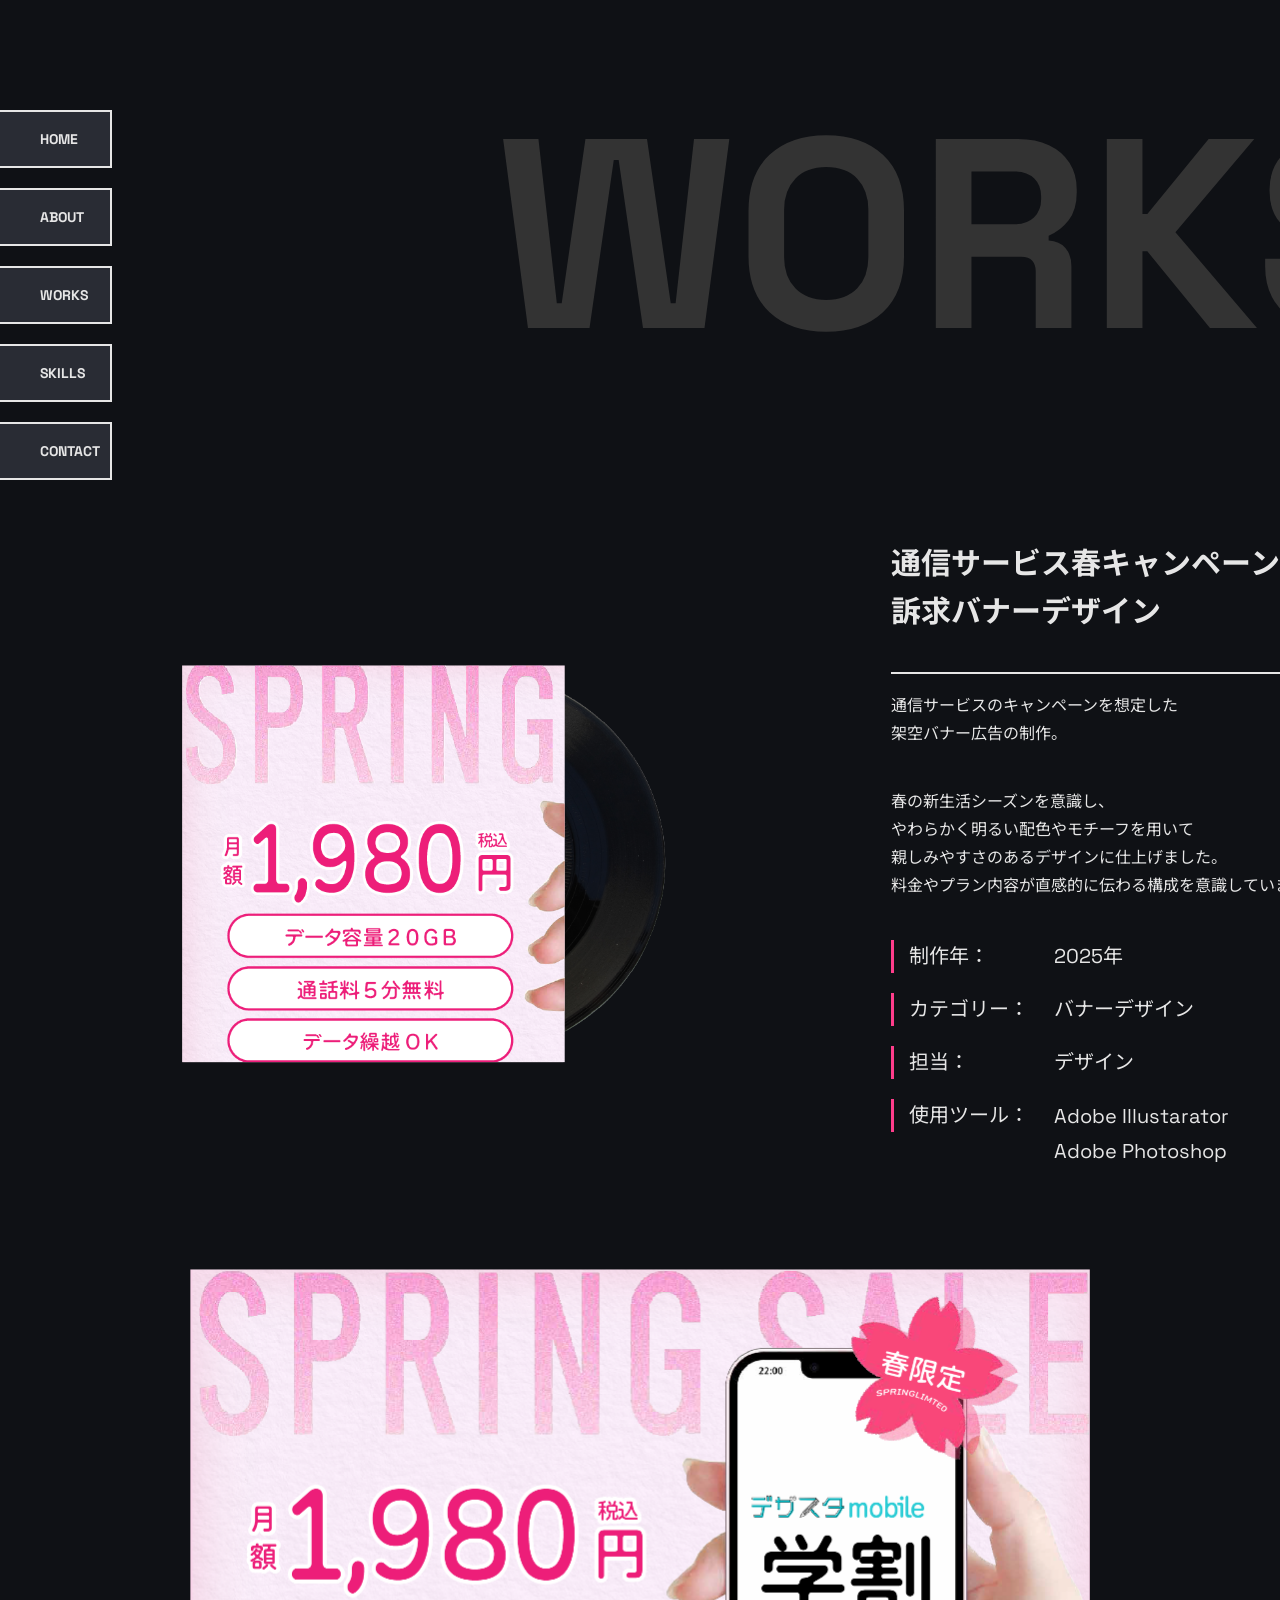
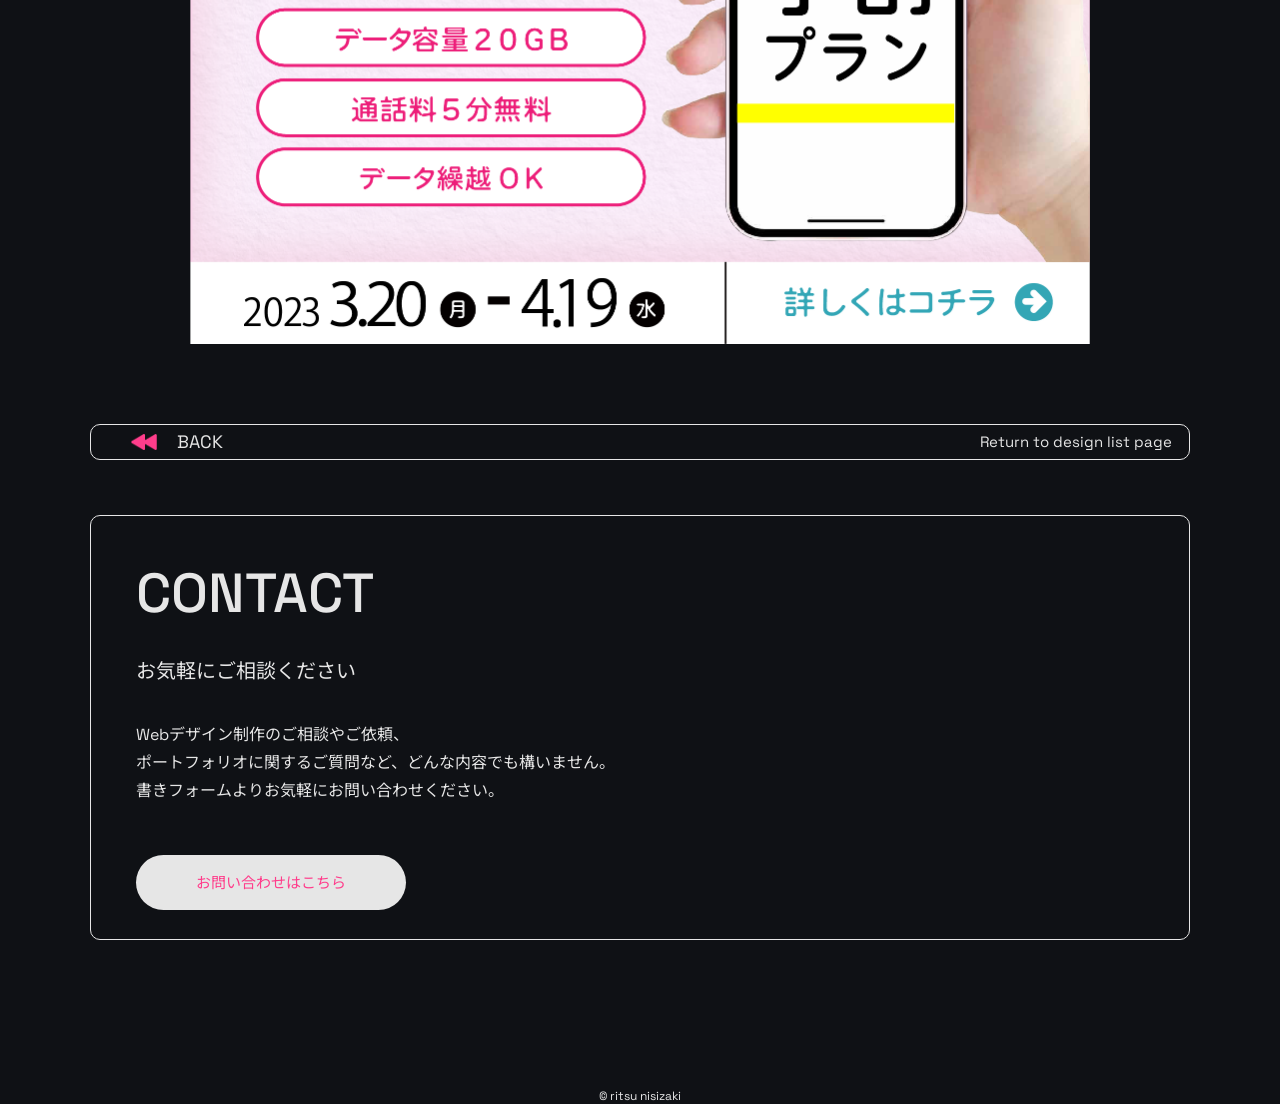
<file: portfolio/works/works6.html>
<!doctype html>
<html lang="ja">
  <head>
    <meta charset="UTF-8" />
    <meta name="viewport" content="width=device-width, initial-scale=1.0" />
    <title>WORKS詳細</title>
    <link rel="preconnect" href="https://fonts.googleapis.com">
    <link rel="preconnect" href="https://fonts.gstatic.com" crossorigin>
    <link href="https://fonts.googleapis.com/css2?family=Noto+Sans+JP:wght@100..900&family=Space+Grotesk:wght@300..700&display=swap" rel="stylesheet">
    <link rel="stylesheet" href="../asetto/CSS/rest.css" />
    <link rel="stylesheet" href="../asetto/CSS/works6.css" />
    <link rel="stylesheet" href="../asetto/CSS/hamburger.css">
  </head>
  <body>
    <div class="hb-menu">
      <button class="hb-btn" aria-label="メニューを開く" aria-expanded="false">
        <span class="hb-label--menu">MENU</span>
        <span class="hb-label--close">CLOSE</span>
      </button>
      <nav class="hb-nav">
        <ul>
          <li><a href="../index.html#HOME">HOME</a></li>
          <li><a href="../index.html#ABOUT">ABOUT</a></li>
          <li><a href="../index.html#WORKS">WORKS</a></li>
          <li><a href="../index.html#SKILLS">SKILLS</a></li>
          <li><a href="../index.html#CONTACT">CONTACT</a></li>
        </ul>
      </nav>
    </div>
    <header>
      <nav class="side-nav">
        <ul>
          <li><a href="../index.html#HOME">HOME</a></li>
          <li><a href="../index.html#ABOUT">ABOUT</a></li>
          <li><a href="../index.html#WORKS">WORKS</a></li>
          <li><a href="../index.html#SKILLS">SKILLS</a></li>
          <li><a href="../index.html#CONTACT">CONTACT</a></li>
        </ul>
      </nav>
    </header>
    
    <h1 >WORKS</h1>

    <section>
        <div class="matome">
         <img src="../asetto/2x/zyaketto06.png" alt="ジャケット風の過去の作品">
         <div class="migi">
            <h2 class="taitoru">通信サービス春キャンペーン<br>訴求バナーデザイン</h2>
            <div class="senn"></div>
            <p class="naiyou1">通信サービスのキャンペーンを想定した<br>架空バナー広告の制作。</p>
            <p class="naiyou2">春の新生活シーズンを意識し、<br>やわらかく明るい配色やモチーフを用いて<br>親しみやすさのあるデザインに仕上げました。<br>料金やプラン内容が直感的に<br class="kakusi">伝わる構成を意識しています。</p>
            <div class="work-info">
               <div class="matome2"><div class="work-sikaku"></div><p class="naiyou3">制作年：</p><p class="naiyou4">2025年</p></div>
               <div class="matome2"><div class="work-sikaku"></div><p class="naiyou3">カテゴリー：</p><p class="naiyou5">バナーデザイン</p></div>
               <div class="matome2"><div class="work-sikaku"></div><p class="naiyou3">担当：</p><p class="naiyou6">デザイン</p></div>
               <div class="matome2"><div class="work-sikaku"></div><p class="naiyou3">使用ツール：</p><p class="naiyou7">Adobe Illustarator <br>Adobe Photoshop</p></div>
            </div>
         </div>
        </div>
    </section>

    <img class="work1" src="../asetto/2x/orks6.png" alt="通信サービスのキャンペーンのバナー">
    <div class="box1">
      <a href="../works.html"><img class="yazirusi" src="../asetto/2x/workssyousaiyazirusi.png" alt="矢印"></a>
      <p class="backnaiyou1">BACK</p>
      <p class="backnaiyou2">Return to design list page</p>
    </div>

    <section class="contact">
            <div class="sikaku2">
                <h2 class="contact-taitoru">CONTACT</h2>
                <p class="contact-naiyou1">お気軽にご相談ください</p>
                <p class="contact-naiyou2">Webデザイン制作のご相談やご依頼、<br>ポートフォリオに関するご質問など、どんな内容でも構いません。<br>書きフォームよりお気軽にお問い合わせください。</p>
                <a href="../index.html#CONTACT" class="work-btn">お問い合わせはこちら</a>
            </div>
        </section>
        
    <p class="saigo">© ritsu nisizaki</p>

    <script src="../asetto/JS/hamburger.js"></script>
  </body>
</html>

  </body>
</html>
</file>
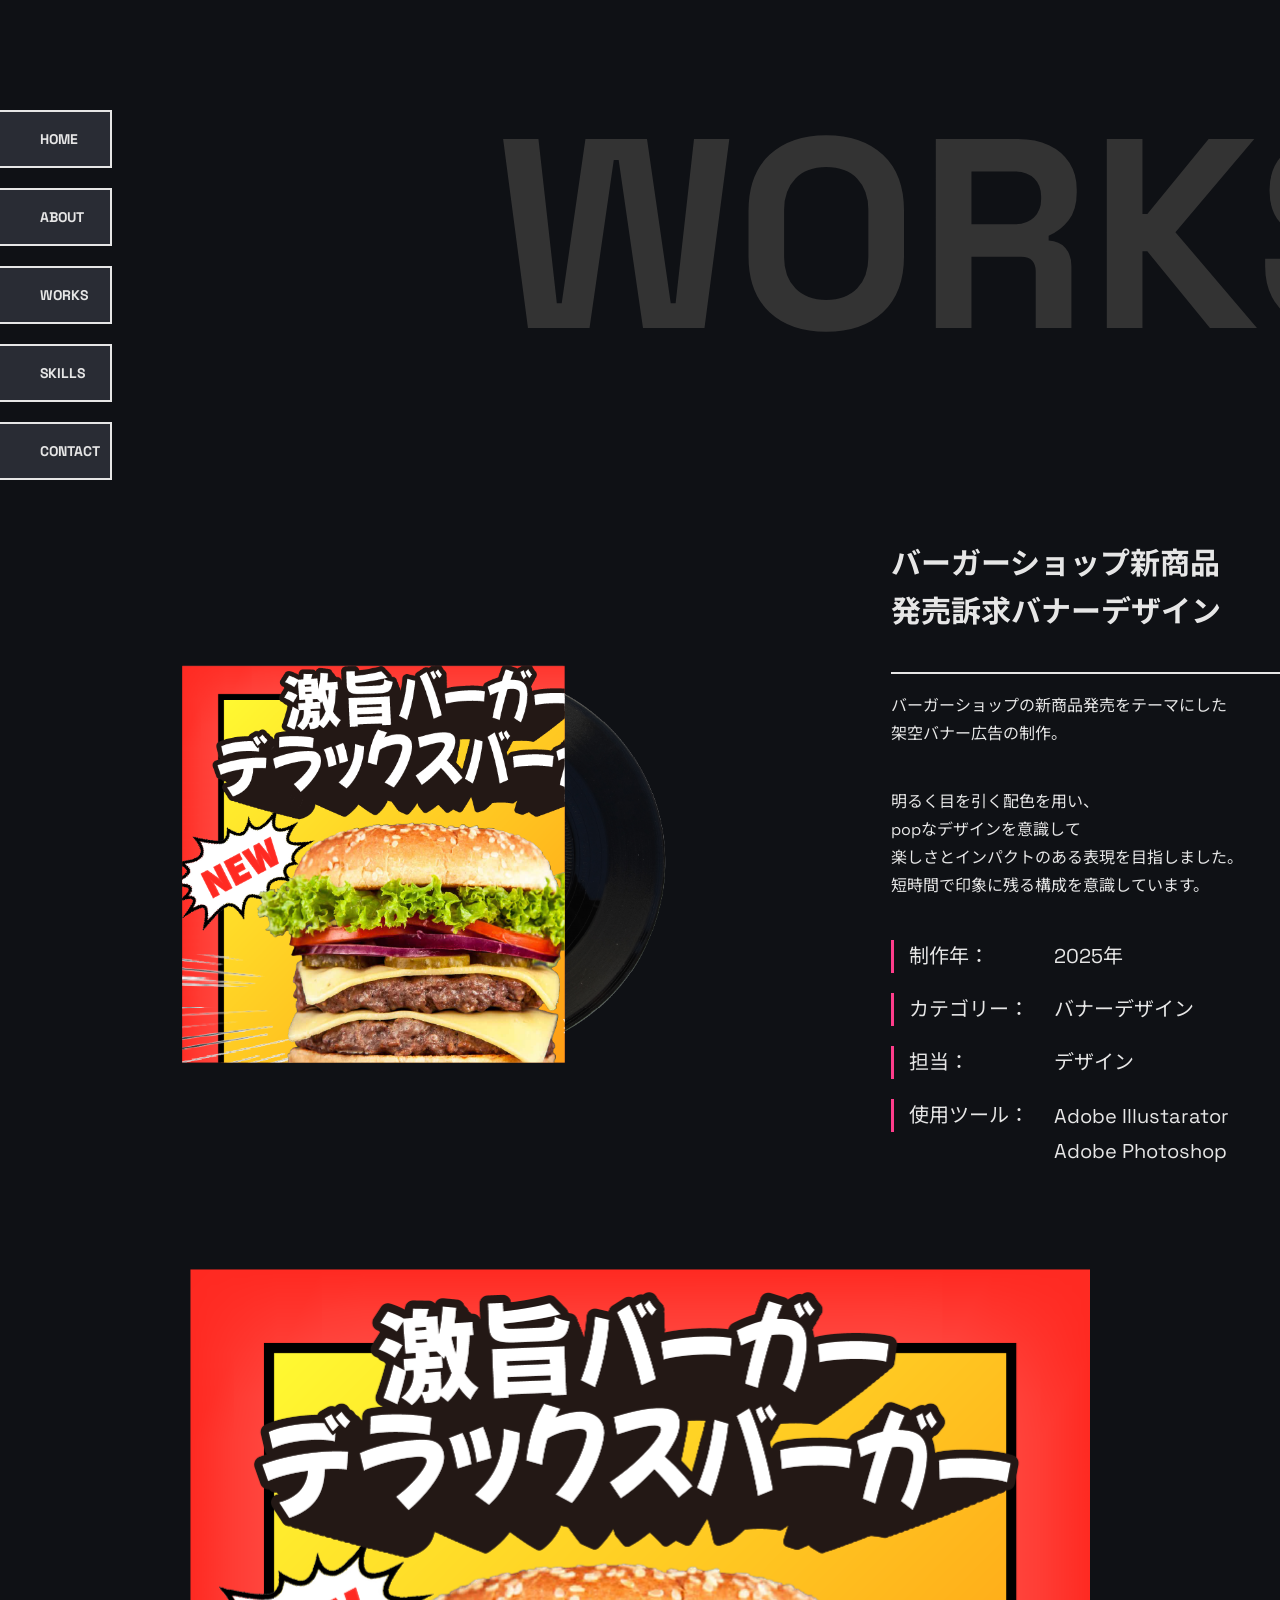
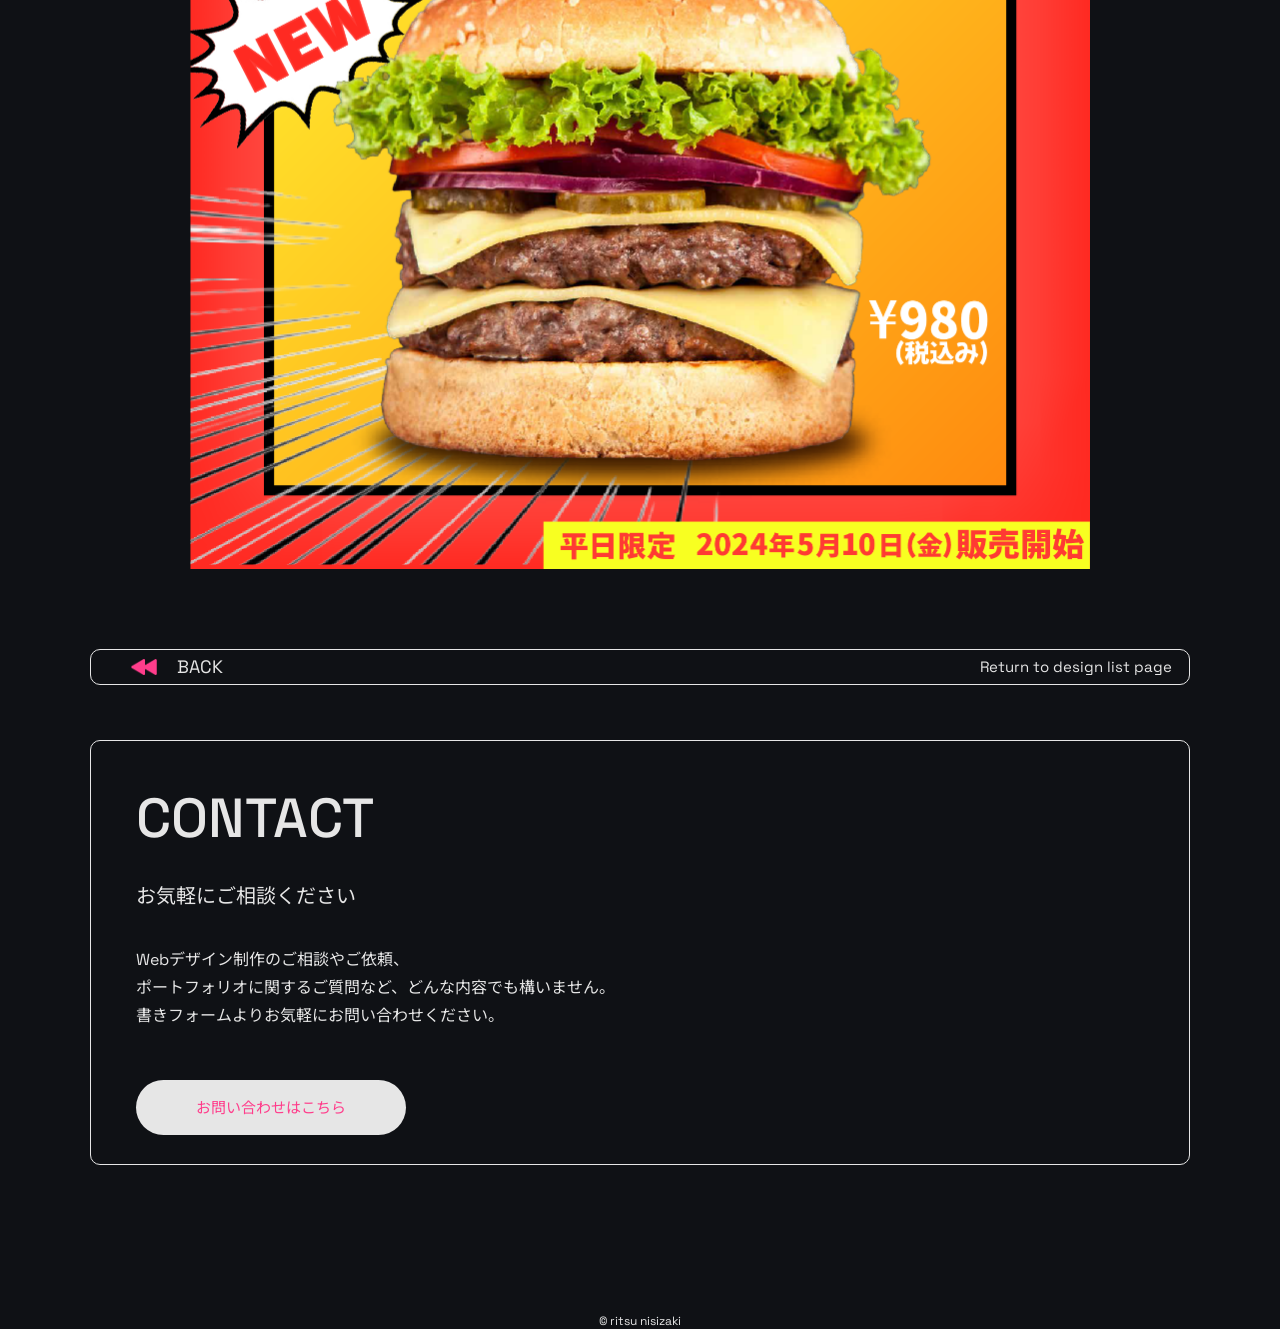
<file: portfolio/works/works8.html>
<!doctype html>
<html lang="ja">
  <head>
    <meta charset="UTF-8" />
    <meta name="viewport" content="width=device-width, initial-scale=1.0" />
    <title>WORKS詳細</title>
    <link rel="preconnect" href="https://fonts.googleapis.com">
    <link rel="preconnect" href="https://fonts.gstatic.com" crossorigin>
    <link href="https://fonts.googleapis.com/css2?family=Noto+Sans+JP:wght@100..900&family=Space+Grotesk:wght@300..700&display=swap" rel="stylesheet">
    <link rel="stylesheet" href="../asetto/CSS/rest.css" />
    <link rel="stylesheet" href="../asetto/CSS/works8.css" />
    <link rel="stylesheet" href="../asetto/CSS/hamburger.css">
  </head>
  <body>
    <div class="hb-menu">
      <button class="hb-btn" aria-label="メニューを開く" aria-expanded="false">
        <span class="hb-label--menu">MENU</span>
        <span class="hb-label--close">CLOSE</span>
      </button>
      <nav class="hb-nav">
        <ul>
          <li><a href="../index.html#HOME">HOME</a></li>
          <li><a href="../index.html#ABOUT">ABOUT</a></li>
          <li><a href="../index.html#WORKS">WORKS</a></li>
          <li><a href="../index.html#SKILLS">SKILLS</a></li>
          <li><a href="../index.html#CONTACT">CONTACT</a></li>
        </ul>
      </nav>
    </div>
    <header>
      <nav class="side-nav">
        <ul>
          <li><a href="../index.html#HOME">HOME</a></li>
          <li><a href="../index.html#ABOUT">ABOUT</a></li>
          <li><a href="../index.html#WORKS">WORKS</a></li>
          <li><a href="../index.html#SKILLS">SKILLS</a></li>
          <li><a href="../index.html#CONTACT">CONTACT</a></li>
        </ul>
      </nav>
    </header>
    
    <h1 >WORKS</h1>

    <section>
        <div class="matome">
         <img src="../asetto/2x/zyaketto08.png" alt="ジャケット風の過去の作品">
         <div class="migi">
            <h2 class="taitoru">バーガーショップ新商品<br>発売訴求バナーデザイン</h2>
            <div class="senn"></div>
            <p class="naiyou1">バーガーショップの新商品発売をテーマにした<br>架空バナー広告の制作。</p>
            <p class="naiyou2">明るく目を引く配色を用い、<br>popなデザインを意識して<br>楽しさとインパクトのある表現を目指しました。<br>短時間で印象に残る構成を意識しています。</p>
            <div class="work-info">
               <div class="matome2"><div class="work-sikaku"></div><p class="naiyou3">制作年：</p><p class="naiyou4">2025年</p></div>
               <div class="matome2"><div class="work-sikaku"></div><p class="naiyou3">カテゴリー：</p><p class="naiyou5">バナーデザイン</p></div>
               <div class="matome2"><div class="work-sikaku"></div><p class="naiyou3">担当：</p><p class="naiyou6">デザイン</p></div>
               <div class="matome2"><div class="work-sikaku"></div><p class="naiyou3">使用ツール：</p><p class="naiyou7">Adobe Illustarator <br>Adobe Photoshop</p></div>
            </div>
         </div>
        </div>
    </section>

    <img class="work1" src="../asetto/2x/works8.png" alt="popなハンバーガーのバナー">
    <div class="box1">
      <a href="../works.html"><img class="yazirusi" src="../asetto/2x/workssyousaiyazirusi.png" alt="矢印"></a>
      <p class="backnaiyou1">BACK</p>
      <p class="backnaiyou2">Return to design list page</p>
    </div>

    <section class="contact">
            <div class="sikaku2">
                <h2 class="contact-taitoru">CONTACT</h2>
                <p class="contact-naiyou1">お気軽にご相談ください</p>
                <p class="contact-naiyou2">Webデザイン制作のご相談やご依頼、<br>ポートフォリオに関するご質問など、どんな内容でも構いません。<br>書きフォームよりお気軽にお問い合わせください。</p>
                <a href="../index.html#CONTACT" class="work-btn">お問い合わせはこちら</a>
            </div>
        </section>
        
    <p class="saigo">© ritsu nisizaki</p>

    <script src="../asetto/JS/hamburger.js"></script>
  </body>
</html>

  </body>
</html>
</file>
<file: portfolio/asetto/CSS/rest.css>
@charset "utf-8";

/* cssリセット */

/*利用するタグによってこちらの内容は増やす*/

body,
h1,
h2,
h3,
h4,
h5,
h6,
ul,
ol,
li,
p,
div,
dl {
  margin: 0;
  padding: 0;
  line-height: 1;
  /*デフォルトの文字色、font-familyを予め当てておく*/
  color: #e6e6e6;
  font-family:
    "Space Grotesk", "Noto Sans JP", YuGothic, "游ゴシック", "Yu Gothic",
    "メイリオ", "Hiragino Kaku Gothic ProN", "Hiragino Sans", sans-serif;
  box-sizing: border-box;
}

a {
  /*下線を消す*/
  text-decoration: none;
  /*色を消す*/
  color: inherit;
}

ul {
  /*左の「・」を消す*/
  list-style: none;
}

img {
  width: 100%;
  vertical-align: bottom;
  border: none;
}
</file>
<file: portfolio/asetto/CSS/about.css>
@charset "utf-8";

body{
    position: relative;
    background-color: #0f1115;
}

.about-sound-bar {
  position: absolute;
  top: 0;
  z-index: -1;
  width: auto;
  height: 100%;
}
.about-sound-bar--right {
  right: 0;
}
.about-sound-bar--left {
  left: 0;
}


.side-nav {
    position: fixed;
    top: 110px;
    left: -2px;
}

.side-nav ul {
  display: flex;
  flex-direction: column;
  gap: 20px;
}
.side-nav li {
  padding: 20px 10px 20px 40px;
  border: 2px solid #e6e6e6;
  font-size: 14px;
  background-color: #292c34;
    font-weight: 700;
}

.taitoru{
    font-size: 55px;
    padding-top: 265px;
    display: flex;
    justify-content: center;
      font-weight: 500;
}

.syoukai img{
    width: 300px;
    height: 300px;
    margin-left:390px ;
    margin-top: 95px;
}

.syoukai{
    display: flex;
}

.migi{
    margin-top: 75px;
    margin-left: 95px;
}

.naiyou1{
    font-size: 20px;
    line-height: 1.75;
      font-weight: 700;
}

.naiyou2{
    font-size: 25px;
    padding-top: 75px;
}

.naiyou3{
    font-size: 30px;
    padding-top: 43px;
}

.naiyou4{
    font-size: 25px;
    padding-top: 47px;
    padding-left: 30px;
}

.namae{
    display: flex;
}

.honnbunn{
    font-size: 25px;
    max-width: 827px;
    margin: 0 auto;
    margin-top: 140px;
}

.honnbunn p{
    margin-bottom: 65px;
    line-height: 1.72;
}

.contact{
    margin-top: 55px;
}

.contact{
    margin-top: 150px;
}

.sikaku{
    width: 1100px;
    height: 425px;
    border: 1px solid #e6e6e6;
    margin: 0 auto;
    border-radius: 10px;
}

.contact-taitoru{
    font-size: 55px;
    padding-left: 45px;
    padding-top: 50px;
      font-weight: 500;
}

.contact-naiyou1{
    font-size: 20px;
    padding-left: 45px;
    padding-top: 40px;
}

.contact-naiyou2{
    font-size: 16px;
    padding-left: 45px;
    padding-top: 40px;
    line-height: 1.75;
}


.work-btn{
  display: inline-flex;
  justify-content: center;
  align-items: center;
  width: 270px;
  height: 55px;
  background: #e6e6e6;
  color: #ff3d8b;
  border-radius: 30px;
  font-size: 15px;
  margin-left: 45px;
  margin-top: 50px;
  transition: 0.3s;
}

.work-btn:hover{
    background-color: #ff3d8b;
    color: #e6e6e6;
}

.saigo{
    font-size: 12px;
    display: flex;
    justify-content: center;
    padding-top: 150px;
}

.otomigi{
    display: none;
}
.otohidari{
    display: none;
}
.kakusi{
    display: none;
}

@media (max-width: 768px){
   .side-nav{
    display: none;
   }

    .otomigi{
    display: block;
    right: 0;
  }
.otohidari{
    display: block;
    left: 0;
  }
  .about-sound-bar {
  position: absolute;
  top: 0;
  z-index: -1;
  width: auto;
  height: 1313px;
}
.about-sound-bar--right {
  display: none;
}
.about-sound-bar--left {
  display: none;
}

.taitoru {
    font-size: 25px;
    padding-top: 50px;
}
.syoukai {
    display: block;
}
.syoukai img {
    width: 130px;
    height: 130px;
    padding-top: 40px;
    padding-bottom: 18px;
    display: block;
    margin: 0 auto;
}
.naiyou1 {
    font-size: 15px;
    line-height: 1.7;
    display: flex;
    justify-content: center;
    
}
.naiyou2{
    font-size: 18px;
    padding-top: 25px;
    display: flex;
    justify-content: center;
}
.naiyou3{
    font-size: 22px;
    padding-top: 0;
}
.naiyou4{
    font-size: 20px;
    padding-top: 0;
}
.migi{
    margin-top: 0;
    margin-left: 0;
}
.namae {
    justify-content: center;
    margin-top: 25px;
}

.honnbunn{
    font-size: 14px;
    max-width: 296px;
    margin: 0 auto;
    margin-top: 45px;
}
.honnbunn p{
    line-height: 1.7;
    margin-bottom: 30px;
    text-align: center;
}
.kakusi{
    display: block;
}
.contact-taitoru {
    font-size: 25px;
    padding-left: 30px;
    padding-top: 30px;
}
.contact-naiyou1 {
    font-size: 15px;
    padding-left: 30px;
    padding-top: 35px;
}
.contact-naiyou2{
    font-size: 15px;
    padding-left: 30px;
    padding-top: 35px;
}

.work-btn{
    width: 175px;
    height: 45px;
    margin-top: 45px;
    margin-left: 30px;
    font-size: 12px;
}
.sikaku{
    width: 300px;
    height: 400px;
}
.contact{
    margin-top: 20px;
}
.saigo{
        font-size: 6px;
        padding-top: 20px;
    }

}
</file>
<file: portfolio/asetto/CSS/hamburger.css>
/* ============ ハンバーガーメニュー（モバイル専用） ============ */

/* デスクトップでは非表示 */
.hb-menu {
  display: none;
}

@media (max-width: 768px) {
  .hb-menu {
    display: block;
  }

  /* ── トリガーボタン ── */
  .hb-btn {
    position: fixed;
    top: 24px;
    right: 20px;
    z-index: 300;
    background: none;
    border: none;
    cursor: pointer;
    padding: 0;
    writing-mode: vertical-rl;
    font-family: 'Space Grotesk', sans-serif;
    font-size: 11px;
    font-weight: 700;
    letter-spacing: 0.25em;
    line-height: 1;
  }

  .hb-label--menu {
    color: #ff3d8b;
    display: block;
  }

  .hb-label--close {
    display: none;
    color: #ff3d8b;
  }

  /* 開いた状態のラベル切り替え */
  .hb-menu.is-open .hb-label--menu {
    display: none;
  }
  .hb-menu.is-open .hb-label--close {
    display: block;
  }

  /* ── フルスクリーンオーバーレイ ── */
  .hb-nav {
    position: fixed;
    inset: 0;
    background: #0f1115;
    z-index: 250;
    display: flex;
    align-items: center;
    justify-content: center;
    opacity: 0;
    pointer-events: none;
    transition: opacity 0.35s ease;
  }

  .hb-menu.is-open .hb-nav {
    opacity: 1;
    pointer-events: auto;
  }

  /* ── ナビリスト ── */
  .hb-nav ul {
    display: flex;
    flex-direction: column;
    gap: 20px;
    align-items: center;
    list-style: none;
    padding: 0;
    margin: 0;
  }

  .hb-nav li {
    width: 220px;
    height: 72px;
    border: 2px solid #e6e6e6;
    background-color: #292c34;
    display: flex;
    align-items: center;
    justify-content: center;
  }

  .hb-nav a {
    font-family: 'Space Grotesk', sans-serif;
    font-size: 17px;
    font-weight: 700;
    color: #e6e6e6;
    width: 100%;
    height: 100%;
    display: flex;
    align-items: center;
    justify-content: center;
    letter-spacing: 0.05em;
  }

  .hb-nav a:hover {
    color: #ff3d8b;
  }
}
</file>
<file: portfolio/asetto/CSS/works.css>
@charset "utf-8";

body{
    background-color: #0f1115;
}

.side-nav {
    position: fixed;
    top: 110px;
    left: -2px;
}

.side-nav ul {
  display: flex;
  flex-direction: column;
  gap: 20px;
}
.side-nav li {
  padding: 20px 10px 20px 40px;
  border: 2px solid #e6e6e6;
  font-size: 14px;
  background-color: #292c34;
    font-weight: 700;
}
.work {
  max-width: 1110px;
  margin: 0 auto;
  position: relative;
  margin-top: 225px;
}

.work-track{
    font-size: 20px;
    position: absolute;
    line-height: 1.7;
    padding-left: 90px;
      font-weight: 700;
}

.work-taitoru{
    font-size: 55px;
    display: flex;
    justify-content: center;
    padding-top: 19px;
      font-weight: 500;
}

.work-senn{
    border: 2px solid #e6e6e6;
    width: 1100px;
    margin: 0 auto;
    margin-top: 54px;
}

.sann{
    display: flex;
    justify-content: center;
    gap: 25px;
    font-size: 25px;
      font-weight: 700;
}

.btn:hover{
    background-color: #ff3d8b;
    color: #e6e6e6;
}

.btn{
    width: 165px;
    height: 60px;
    background: #292c34;
    color: #e6e6e6;
    border: 1px solid #ff3d8b;
    display: inline-flex;
    justify-content: center;
    align-items: center;
    margin-top: 62px;
    transition: 0.3s;
}

.zyaketto .works__link {
  transition: 0.3s;
  position: relative;
  display: block;
  height: 100%;
}
.zyaketto .works__link::before {
  position: absolute;
  content: "";
  width: 0;
  height: 0;
  border-style: solid;
  border-top: 20px solid transparent;
  border-bottom: 20px solid transparent;
  border-left: 35px solid #6b6d73;
  border-right: 0;
  right: 27px;
  bottom: 30px;
  transition: 0.3s;
}
.zyaketto .works__link::after {
  position: absolute;
  content: "";
  width: 45px;
  height: 10px;
  background-color: #6b6d73;
  right: 60px;
  bottom: 44px;
  transition: 0.3s;
}

.works__link:hover::before {
  right: 17px;
  border-left:35px solid #ff3d8b;
}
.works__link:hover::after {
  right: 52px;
  background-color: #ff3d8b;
}

.work-number {
  position: absolute;
  right: 15px;
  top: 10px;
}

.work-ka-do1{
  position: relative;
  height: 480px;
  width: 480px;
  background: #292c34;
  overflow: hidden;
  margin-top: 62px;
}

.work-image1{
    width: 450px;
    height: 330px;
    padding-top: 35px;
    padding-left: 20px;
}

.work-image2{
    width: 450px;
    height: 330px;
    padding-top: 35px;
    padding-left: 20px;
}

.work-image3{
    width: 450px;
    height: 330px;
    padding-top: 35px;
    padding-left: 20px;
}

.work-image4{
    width: 450px;
    height: 330px;
    padding-top: 35px;
    padding-left: 20px;
}

.work-minitaitoru1{
    font-size: 30px;
    color: #ff3d8b;
    padding-left: 33px;
    padding-top: 29px;
}

.work-number1{
    font-size: 75px;
    padding-left: 389px;
}

.work-info1{
    margin-top: 20px;
    display: grid;
    grid-template-columns: auto auto;
    row-gap: 15px;
    justify-content: start;
}

.work-info2{
    margin-top: 20px;
    display: grid;
    grid-template-columns: auto auto;
    row-gap: 15px;
    justify-content: start;
}

.work-info3{
    margin-top: 20px;
    display: grid;
    grid-template-columns: auto auto;
    row-gap: 15px;
    justify-content: start;
}

.work-info4{
    margin-top: 20px;
    display: grid;
    grid-template-columns: auto auto;
    row-gap: 15px;
    justify-content: start;
}

.work-ka-do2{
  position: relative;
  height: 480px;
  width: 480px;
  background: #292c34;
  overflow: hidden;
  margin-left: 95px;
  margin-top: 62px;
}

.work-minitaitoru2{
    font-size: 30px;
    color: #ff3d8b;
    padding-left: 33px;
    padding-top: 29px;
}

.work-number2{
    font-size: 75px;
    padding-left: 389px;
}

.work-ka-do3{
  position: relative;
  height: 480px;
  width: 480px;
  background: #292c34;
  overflow: hidden;
  margin-top: 62px;
}

.work-minitaitoru3{
    font-size: 30px;
    color: #ff3d8b;
    padding-left: 33px;
    padding-top: 29px;
}

.work-number3{
    font-size: 75px;
    padding-left: 389px;
}

.work-ka-do4{
  position: relative;
  height: 480px;
  width: 480px;
  background: #292c34;
  overflow: hidden;
  margin-left: 95px;
  margin-top: 62px;
}

.work-minitaitoru4{
    font-size: 30px;
    color: #ff3d8b;
    padding-left: 33px;
    padding-top: 29px;
}

.work-number4{
    font-size: 75px;
    padding-left: 389px;
}

.work-sikaku{
    display: inline-block;
    width: 3px;
    height: 16px;
    background-color: #ff3d8b;
    margin-right: 10px;
    margin-left: 30px;
}

.zyaketto{
    display: flex;
    flex-wrap: wrap;
    justify-content: center;
}

.work-ka-do5{
  position: relative;
  height: 480px;
  width: 480px;
  background: #292c34;
  overflow: hidden;
  margin-top: 62px;
}

.zyakettocategory{
    margin-left: -50px;
}


.work-image5{
    width: 450px;
    height: 330px;
    padding-top: 35px;
    padding-left: 20px;
}

.work-minitaitoru5{
    font-size: 30px;
    color: #ff3d8b;
    padding-left: 33px;
    padding-top: 29px;
}

.work-number5{
    font-size: 75px;
    padding-left: 389px;
}

.work-info5{
    margin-top: 20px;
    display: grid;
    grid-template-columns: auto auto;
    row-gap: 15px;
    justify-content: start;
}

.work-ka-do6{
  position: relative;
  height: 480px;
  width: 480px;
  background: #292c34;
  overflow: hidden;
  margin-top: 62px;
  margin-left: 95px;
}

.work-image6{
    width: 450px;
    height: 330px;
    padding-top: 35px;
    padding-left: 20px;
}

.work-minitaitoru6{
    font-size: 30px;
    color: #ff3d8b;
    padding-left: 33px;
    padding-top: 29px;
}

.work-number6{
    font-size: 75px;
    padding-left: 389px;
}

.work-info6{
    margin-top: 20px;
    display: grid;
    grid-template-columns: auto auto;
    row-gap: 15px;
    justify-content: start;
}

.work-ka-do7{
  position: relative;
  height: 480px;
  width: 480px;
  background: #292c34;
  overflow: hidden;
  margin-top: 62px;
}

.work-image7{
    width: 450px;
    height: 330px;
    padding-top: 35px;
    padding-left: 20px;
}

.work-minitaitoru7{
    font-size: 30px;
    color: #ff3d8b;
    padding-left: 33px;
    padding-top: 29px;
}

.work-number7{
    font-size: 75px;
    padding-left: 389px;
}

.work-info7{
    margin-top: 20px;
    display: grid;
    grid-template-columns: auto auto;
    row-gap: 15px;
    justify-content: start;
}

.work-ka-do8{
  position: relative;
  height: 480px;
  width: 480px;
  background: #292c34;
  overflow: hidden;
  margin-top: 62px;
  margin-left: 95px;
}

.work-image8{
    width: 450px;
    height: 330px;
    padding-top: 35px;
    padding-left: 20px;
}

.work-minitaitoru8{
    font-size: 30px;
    color: #ff3d8b;
    padding-left: 33px;
    padding-top: 29px;
}

.work-number8{
    font-size: 75px;
    padding-left: 389px;
}

.work-info8{
    margin-top: 20px;
    display: grid;
    grid-template-columns: auto auto;
    row-gap: 15px;
    justify-content: start;
}

.work-senn1{
    border: 2px solid #e6e6e6;
    width: 1100px;
    margin: 0 auto;
    margin-top: 62px;
}

.contact{
    margin-top: 55px;
}

.sikaku{
    width: 1100px;
    height: 425px;
    border: 1px solid #e6e6e6;
    margin: 0 auto;
    border-radius: 10px;
}

.contact-taitoru{
    font-size: 55px;
    padding-left: 45px;
    padding-top: 50px;
      font-weight: 500;
}

.contact-naiyou1{
    font-size: 20px;
    padding-left: 45px;
    padding-top: 40px;
}

.contact-naiyou2{
    font-size: 16px;
    padding-left: 45px;
    padding-top: 40px;
    line-height: 1.75;
}

.work-btn:hover{
    background-color: #ff3d8b;
    color: #e6e6e6;
}
.work-btn{
  display: inline-flex;
  justify-content: center;
  align-items: center;
  width: 270px;
  height: 55px;
  background: #e6e6e6;
  color: #ff3d8b;
  border-radius: 30px;
  font-size: 15px;
  margin-left: 45px;
  margin-top: 50px;
  transition: 0.3s;
}

.saigo{
    font-size: 12px;
    display: flex;
    justify-content: center;
    padding-top: 150px;
}

@media (max-width: 768px){
    .side-nav{
        display: none;
    }

    .work{
        margin-top: 25px;
    }
    .work-track{
        font-size: 10px;
        text-align: center;
        display: flex;
        justify-content: center;
        padding-left: 0;
        position: static;
    } 
    .work-taitoru{
        font-size: 25px;
        padding-top:25px;
    }
    .work-senn{
         width: 358px;
         margin-top: 25px;
    }
    .sann{
        gap: 10px;
        font-size: 16px;
    }
    .btn {
        width: 80px;
        height: 35px;
        margin-top: 20px;
    }
     .zyaketto {
        flex-direction: column;
        align-items: center;
    }

    .work-ka-do1{
        margin-top: 30px;
        width: 234px;
        height: 233px;
    }

    .work-image1 {
        width: 219px;
        height: 160px;
        padding-left: 9px;
        padding-top: 15px;
    }

    .work-number1{
        font-size: 37px;
        padding-left: 189px;
    }
    .work-minitaitoru1{
        font-size: 15px;
        padding-top: 15px;
        padding-left: 15px;
    }

    .work-info1 {
        row-gap: 5px;
        margin-top: 13px;
        font-size: 10px;
    }

    .work-sikaku {
        width: 2px;
        height: 8px;
        margin-left: 10px;
            margin-right: 5px;
    }

    .zyakettocategory{
        margin-left: -30px;
    }

    .zyaketto .works__link::before {
  border-top: 10px solid transparent;
  border-bottom: 10px solid transparent;
  border-left: 15px solid #6b6d73;
  border-right: 0;
  right: 10px;
  bottom: 3px;
  transition: 0.3s;
}
.zyaketto .works__link::after {
  width: 25px;
  height: 5px;
  background-color: #6b6d73;
  right: 22px;
  bottom: 10px;
  transition: 0.3s;
}

.work-ka-do2{
        margin-top: 30px;
        width: 234px;
        height: 233px;
        margin-left: 0px;
    }

    .work-image2{
        width: 219px;
        height: 160px;
        padding-left: 9px;
        padding-top: 15px;
        margin-left: 0px;
    }

    .work-number2{
        font-size: 37px;
        padding-left: 189px;
    }
    .work-minitaitoru2{
        font-size: 15px;
        padding-top: 15px;
        padding-left: 15px;
    }

    .work-info2 {
        row-gap: 5px;
        margin-top: 13px;
        font-size: 10px;
    }

    .work-ka-do3{
        margin-top: 30px;
        width: 234px;
        height: 233px;
    }

    .work-image3 {
        width: 219px;
        height: 160px;
        padding-left: 9px;
        padding-top: 15px;
    }

    .work-number3{
        font-size: 37px;
        padding-left: 189px;
    }
    .work-minitaitoru3{
        font-size: 15px;
        padding-top: 15px;
        padding-left: 15px;
    }

    .work-info3{
        row-gap: 5px;
        margin-top: 13px;
        font-size: 10px;
    }

    .work-ka-do4{
        margin-top: 30px;
        width: 234px;
        height: 233px;
        margin-left: 0px;
    }

    .work-image4 {
        width: 219px;
        height: 160px;
        padding-left: 9px;
        padding-top: 15px;
    }

    .work-number4{
        font-size: 37px;
        padding-left: 189px;
    }
    .work-minitaitoru4{
        font-size: 15px;
        padding-top: 15px;
        padding-left: 15px;
    }

    .work-info4 {
        row-gap: 5px;
        margin-top: 13px;
        font-size: 10px;
    }
    .work-ka-do5{
        margin-top: 30px;
        width: 234px;
        height: 233px;
    }

    .work-image5 {
        width: 219px;
        height: 160px;
        padding-left: 9px;
        padding-top: 15px;
    }

    .work-number5{
        font-size: 37px;
        padding-left: 189px;
    }
    .work-minitaitoru5{
        font-size: 15px;
        padding-top: 15px;
        padding-left: 15px;
    }

    .work-info5{
        row-gap: 5px;
        margin-top: 13px;
        font-size: 10px;
    }
    .work-ka-do6{
        margin-top: 30px;
        width: 234px;
        height: 233px;
        margin-left: 0px;
    }

    .work-image6 {
        width: 219px;
        height: 160px;
        padding-left: 9px;
        padding-top: 15px;
    }

    .work-number6{
        font-size: 37px;
        padding-left: 189px;
    }
    .work-minitaitoru6{
        font-size: 15px;
        padding-top: 15px;
        padding-left: 15px;
    }

    .work-info6{
        row-gap: 5px;
        margin-top: 13px;
        font-size: 10px;
    }
    .work-ka-do7{
        margin-top: 30px;
        width: 234px;
        height: 233px;
    }

    .work-image7 {
        width: 219px;
        height: 160px;
        padding-left: 9px;
        padding-top: 15px;
    }

    .work-number7{
        font-size: 37px;
        padding-left: 189px;
    }
    .work-minitaitoru7{
        font-size: 15px;
        padding-top: 15px;
        padding-left: 15px;
    }

    .work-info7 {
        row-gap: 5px;
        margin-top: 13px;
        font-size: 10px;
    }
    .work-ka-do8{
        margin-top: 30px;
        width: 234px;
        height: 233px;
        margin-left: 0px;
    }

    .work-image8 {
        width: 219px;
        height: 160px;
        padding-left: 9px;
        padding-top: 15px;
    }

    .work-number8{
        font-size: 37px;
        padding-left: 189px;
    }
    .work-minitaitoru8{
        font-size: 15px;
        padding-top: 15px;
        padding-left: 15px;
    }

    .work-info8 {
        row-gap: 5px;
        margin-top: 13px;
        font-size: 10px;
    }


    .work-senn1{
         width: 358px;
         margin-top: 25px;
    }

    .contact-taitoru {
    font-size: 25px;
    padding-left: 30px;
    padding-top: 30px;
}
.contact-naiyou1 {
    font-size: 15px;
    padding-left: 30px;
    padding-top: 35px;
}
.contact-naiyou2{
    font-size: 15px;
    padding-left: 30px;
    padding-top: 35px;
}

.work-btn{
    width: 175px;
    height: 45px;
    margin-top: 45px;
    margin-left: 30px;
    font-size: 12px;
}
.sikaku{
    width: 300px;
    height: 400px;
}
.contact{
    margin-top: 20px;
}
.saigo{
        font-size: 6px;
        padding-top: 20px;
    }
}
</file>
<file: portfolio/asetto/CSS/worksbanner.css>
@charset "utf-8";

body{
    background-color: #0f1115;
}

.side-nav {
    position: fixed;
    top: 110px;
    left: -2px;
}

.side-nav ul {
  display: flex;
  flex-direction: column;
  gap: 20px;
}
.side-nav li {
  padding: 20px 10px 20px 40px;
  border: 2px solid #e6e6e6;
  font-size: 14px;
  background-color: #292c34;
    font-weight: 700;
}
.work {
  max-width: 1110px;
  margin: 0 auto;
  position: relative;
  margin-top: 225px;
}

.work-track{
    font-size: 20px;
    position: absolute;
    line-height: 1.7;
    padding-left: 90px;
      font-weight: 700;
}

.work-taitoru{
    font-size: 55px;
    display: flex;
    justify-content: center;
    padding-top: 19px;
      font-weight: 500;
}

.work-senn{
    border: 2px solid #e6e6e6;
    width: 1100px;
    margin: 0 auto;
    margin-top: 54px;
}

.sann{
    display: flex;
    justify-content: center;
    gap: 25px;
    font-size: 25px;
      font-weight: 700;
}

.btn:hover{
    background-color: #ff3d8b;
    color: #e6e6e6;
}

.btn{
    width: 165px;
    height: 60px;
    background: #292c34;
    color: #e6e6e6;
    border: 1px solid #ff3d8b;
    display: inline-flex;
    justify-content: center;
    align-items: center;
    margin-top: 62px;
    transition: 0.3s;
}

.zyaketto .works__link {
  transition: 0.3s;
  position: relative;
  display: block;
  height: 100%;
}
.zyaketto .works__link::before {
  position: absolute;
  content: "";
  width: 0;
  height: 0;
  border-style: solid;
  border-top: 20px solid transparent;
  border-bottom: 20px solid transparent;
  border-left: 35px solid #6b6d73;
  border-right: 0;
  right: 27px;
  bottom: 30px;
  transition: 0.3s;
}
.zyaketto .works__link::after {
  position: absolute;
  content: "";
  width: 45px;
  height: 10px;
  background-color: #6b6d73;
  right: 60px;
  bottom: 44px;
  transition: 0.3s;
}

.works__link:hover::before {
  right: 17px;
  border-left:35px solid #ff3d8b;
}
.works__link:hover::after {
  right: 52px;
  background-color: #ff3d8b;
}


.work-info2{
    margin-top: 20px;
    display: grid;
    grid-template-columns: auto auto;
    row-gap: 15px;
    justify-content: start;
}

.work-ka-do2{
  position: relative;
  height: 480px;
  width: 480px;
  background: #292c34;
  overflow: hidden;
  margin-top: 62px;
}

.work-minitaitoru2{
    font-size: 30px;
    color: #ff3d8b;
    padding-left: 33px;
    padding-top: 29px;
}

.work-image2{
    width: 450px;
    height: 330px;
    padding-top: 35px;
    padding-left: 20px;
}


.work-ka-do6{
  position: relative;
  height: 480px;
  width: 480px;
  background: #292c34;
  overflow: hidden;
  margin-top: 62px;
  margin-left: 95px;
}

.work-image6{
    width: 450px;
    height: 330px;
    padding-top: 35px;
    padding-left: 20px;
}

.work-minitaitoru6{
    font-size: 30px;
    color: #ff3d8b;
    padding-left: 33px;
    padding-top: 29px;
}

.work-info6{
    margin-top: 20px;
    display: grid;
    grid-template-columns: auto auto;
    row-gap: 15px;
    justify-content: start;
}

.work-ka-do7{
  position: relative;
  height: 480px;
  width: 480px;
  background: #292c34;
  overflow: hidden;
  margin-top: 62px;
}

.work-image7{
    width: 450px;
    height: 330px;
    padding-top: 35px;
    padding-left: 20px;
}

.work-minitaitoru7{
    font-size: 30px;
    color: #ff3d8b;
    padding-left: 33px;
    padding-top: 29px;
}


.work-info7{
    margin-top: 20px;
    display: grid;
    grid-template-columns: auto auto;
    row-gap: 15px;
    justify-content: start;
}

.work-ka-do8{
  position: relative;
  height: 480px;
  width: 480px;
  background: #292c34;
  overflow: hidden;
  margin-top: 62px;
  margin-left: 95px;
}

.work-image8{
    width: 450px;
    height: 330px;
    padding-top: 35px;
    padding-left: 20px;
}

.work-minitaitoru8{
    font-size: 30px;
    color: #ff3d8b;
    padding-left: 33px;
    padding-top: 29px;
}



.work-info8{
    margin-top: 20px;
    display: grid;
    grid-template-columns: auto auto;
    row-gap: 15px;
    justify-content: start;
}

.zyaketto {
    display: flex;
    flex-wrap: wrap;
    justify-content: center;
}

.work-sikaku{
    display: inline-block;
    width: 3px;
    height: 16px;
    background-color: #ff3d8b;
    margin-right: 10px;
    margin-left: 30px;
}

.work-senn1{
    border: 2px solid #e6e6e6;
    width: 1100px;
    margin: 0 auto;
    margin-top: 62px;
}

.contact{
    margin-top: 55px;
}

.sikaku{
    width: 1100px;
    height: 425px;
    border: 1px solid #e6e6e6;
    margin: 0 auto;
    border-radius: 10px;
}

.contact-taitoru{
    font-size: 55px;
    padding-left: 45px;
    padding-top: 50px;
      font-weight: 500;
}

.contact-naiyou1{
    font-size: 20px;
    padding-left: 45px;
    padding-top: 40px;
}

.contact-naiyou2{
    font-size: 16px;
    padding-left: 45px;
    padding-top: 40px;
    line-height: 1.75;
}

.work-btn:hover{
    background-color: #ff3d8b;
    color: #e6e6e6;
}

.work-btn{
  display: inline-flex;
  justify-content: center;
  align-items: center;
  width: 270px;
  height: 55px;
  background: #e6e6e6;
  color: #ff3d8b;
  border-radius: 30px;
  font-size: 15px;
  margin-left: 45px;
  margin-top: 50px;
  transition: 0.3s;
}

.saigo{
    font-size: 12px;
    display: flex;
    justify-content: center;
    padding-top: 150px;
}

@media (max-width: 768px){
    .side-nav{
        display: none;
    }

    .work{
        margin-top: 25px;
    }
    .work-track{
        font-size: 10px;
        text-align: center;
        display: flex;
        justify-content: center;
        padding-left: 0;
        position: static;
    } 
    .work-taitoru{
        font-size: 25px;
        padding-top:25px;
    }
    .work-senn{
         width: 358px;
         margin-top: 25px;
    }
    .sann{
        gap: 10px;
        font-size: 16px;
    }
    .btn {
        width: 80px;
        height: 35px;
        margin-top: 20px;
    }
     .zyaketto {
        flex-direction: column;
        align-items: center;
    }

    .work-sikaku {
        width: 2px;
        height: 8px;
        margin-left: 10px;
            margin-right: 5px;
    }


    .zyaketto .works__link::before {
  border-top: 10px solid transparent;
  border-bottom: 10px solid transparent;
  border-left: 15px solid #6b6d73;
  border-right: 0;
  right: 10px;
  bottom: 3px;
  transition: 0.3s;
}
.zyaketto .works__link::after {
  width: 25px;
  height: 5px;
  background-color: #6b6d73;
  right: 22px;
  bottom: 10px;
  transition: 0.3s;
}

.work-ka-do2{
        margin-top: 30px;
        width: 234px;
        height: 233px;
        margin-left: 0px;
    }

    .work-image2{
        width: 219px;
        height: 160px;
        padding-left: 9px;
        padding-top: 15px;
        margin-left: 0px;
    }

    .work-minitaitoru2{
        font-size: 15px;
        padding-top: 15px;
        padding-left: 15px;
    }

    .work-info2 {
        row-gap: 5px;
        margin-top: 13px;
        font-size: 10px;
    }

    .work-ka-do6{
        margin-top: 30px;
        width: 234px;
        height: 233px;
        margin-left: 0px;
    }

    .work-image6 {
        width: 219px;
        height: 160px;
        padding-left: 9px;
        padding-top: 15px;
    }

    
    .work-minitaitoru6{
        font-size: 15px;
        padding-top: 15px;
        padding-left: 15px;
    }

    .work-info6{
        row-gap: 5px;
        margin-top: 13px;
        font-size: 10px;
    }
    .work-ka-do7{
        margin-top: 30px;
        width: 234px;
        height: 233px;
    }

    .work-image7 {
        width: 219px;
        height: 160px;
        padding-left: 9px;
        padding-top: 15px;
    }

    
    .work-minitaitoru7{
        font-size: 15px;
        padding-top: 15px;
        padding-left: 15px;
    }

    .work-info7 {
        row-gap: 5px;
        margin-top: 13px;
        font-size: 10px;
    }
    .work-ka-do8{
        margin-top: 30px;
        width: 234px;
        height: 233px;
        margin-left: 0px;
    }

    .work-image8 {
        width: 219px;
        height: 160px;
        padding-left: 9px;
        padding-top: 15px;
    }

    .work-minitaitoru8{
        font-size: 15px;
        padding-top: 15px;
        padding-left: 15px;
    }

    .work-info8 {
        row-gap: 5px;
        margin-top: 13px;
        font-size: 10px;
    }


    .work-senn1{
         width: 358px;
         margin-top: 25px;
    }

    .contact-taitoru {
    font-size: 25px;
    padding-left: 30px;
    padding-top: 30px;
}
.contact-naiyou1 {
    font-size: 15px;
    padding-left: 30px;
    padding-top: 35px;
}
.contact-naiyou2{
    font-size: 15px;
    padding-left: 30px;
    padding-top: 35px;
}

.work-btn{
    width: 175px;
    height: 45px;
    margin-top: 45px;
    margin-left: 30px;
    font-size: 12px;
}
.sikaku{
    width: 300px;
    height: 400px;
}
.contact{
    margin-top: 20px;
}
.saigo{
        font-size: 6px;
        padding-top: 20px;
    }
}
</file>
<file: portfolio/asetto/CSS/worksweb.css>
@charset "utf-8";

body{
    background-color: #0f1115;
}

.side-nav {
    position: fixed;
    top: 110px;
    left: -2px;
}

.side-nav ul {
  display: flex;
  flex-direction: column;
  gap: 20px;
}
.side-nav li {
  padding: 20px 10px 20px 40px;
  border: 2px solid #e6e6e6;
  font-size: 14px;
  background-color: #292c34;
    font-weight: 700;
}
.work {
  max-width: 1110px;
  margin: 0 auto;
  position: relative;
  margin-top: 225px;
}

.work-track{
    font-size: 20px;
    position: absolute;
    line-height: 1.7;
    padding-left: 90px;
      font-weight: 700;
}

.work-taitoru{
    font-size: 55px;
    display: flex;
    justify-content: center;
    padding-top: 19px;
      font-weight: 500;
}

.work-senn{
    border: 2px solid #e6e6e6;
    width: 1100px;
    margin: 0 auto;
    margin-top: 54px;
}

.sann{
    display: flex;
    justify-content: center;
    gap: 25px;
    font-size: 25px;
      font-weight: 700;
}

.btn{
    width: 165px;
    height: 60px;
    background: #292c34;
    color: #e6e6e6;
    border: 1px solid #ff3d8b;
    display: inline-flex;
    justify-content: center;
    align-items: center;
    margin-top: 62px;
    transition: 0.3s;
}
.btn:hover{
    background-color: #ff3d8b;
    color: #e6e6e6;
}

.zyaketto .works__link {
  transition: 0.3s;
  position: relative;
  display: block;
  height: 100%;
}
.zyaketto .works__link::before {
  position: absolute;
  content: "";
  width: 0;
  height: 0;
  border-style: solid;
  border-top: 20px solid transparent;
  border-bottom: 20px solid transparent;
  border-left: 35px solid #6b6d73;
  border-right: 0;
  right: 27px;
  bottom: 30px;
  transition: 0.3s;
}
.zyaketto .works__link::after {
  position: absolute;
  content: "";
  width: 45px;
  height: 10px;
  background-color: #6b6d73;
  right: 60px;
  bottom: 44px;
  transition: 0.3s;
}

.works__link:hover::before {
  right: 17px;
  border-left:35px solid #ff3d8d;
}
.works__link:hover::after {
  right: 52px;
  background-color: #ff3d8b;
}

.work-ka-do1{
  position: relative;
  height: 480px;
  width: 480px;
  background: #292c34;
  overflow: hidden;
  margin-top: 62px;
}

.work-image1{
    width: 450px;
    height: 330px;
    padding-top: 35px;
    padding-left: 20px;
}

.work-image3{
    width: 450px;
    height: 330px;
    padding-top: 35px;
    padding-left: 20px;
}

.work-image4{
    width: 450px;
    height: 330px;
    padding-top: 35px;
    padding-left: 20px;
}

.work-minitaitoru1{
    font-size: 30px;
    color: #ff3d8b;
    padding-left: 33px;
    padding-top: 29px;
}


.work-info1{
    margin-top: 20px;
    display: grid;
    grid-template-columns: auto auto;
    row-gap: 15px;
    justify-content: start;
}

.work-info3{
    margin-top: 20px;
    display: grid;
    grid-template-columns: auto auto;
    row-gap: 15px;
    justify-content: start;
}

.work-info4{
    margin-top: 20px;
    display: grid;
    grid-template-columns: auto auto;
    row-gap: 15px;
    justify-content: start;
}

.work-ka-do3{
  position: relative;
  height: 480px;
  width: 480px;
  background: #292c34;
  overflow: hidden;
  margin-top: 62px;
}

.work-minitaitoru3{
    font-size: 30px;
    color: #ff3d8b;
    padding-left: 33px;
    padding-top: 29px;
}


.work-ka-do4{
  position: relative;
  height: 480px;
  width: 480px;
  background: #292c34;
  overflow: hidden;
  margin-left: 95px;
  margin-top: 62px;
}

.work-minitaitoru4{
    font-size: 30px;
    color: #ff3d8b;
    padding-left: 33px;
    padding-top: 29px;
}

.work-sikaku{
    display: inline-block;
    width: 3px;
    height: 16px;
    background-color: #ff3d8b;
    margin-right: 10px;
    margin-left: 30px;
}

.zyaketto{
    display: flex;
    flex-wrap: wrap;
    justify-content: center;
}

.work-ka-do5{
  position: relative;
  height: 480px;
  width: 480px;
  background: #292c34;
  overflow: hidden;
  margin-top: 62px;
  margin-left: 95px;
}

.zyakettocategory{
    margin-left: -50px;
}

.work-image5{
    width: 450px;
    height: 330px;
    padding-top: 35px;
    padding-left: 20px;
}

.work-minitaitoru5{
    font-size: 30px;
    color: #ff3d8b;
    padding-left: 33px;
    padding-top: 29px;
}


.work-info5{
    margin-top: 20px;
    display: grid;
    grid-template-columns: auto auto;
    row-gap: 15px;
    justify-content: start;
}

.work-senn1{
    border: 2px solid #e6e6e6;
    width: 1100px;
    margin: 0 auto;
    margin-top: 62px;
}

.contact{
    margin-top: 55px;
}

.sikaku{
    width: 1100px;
    height: 425px;
    border: 1px solid #e6e6e6;
    margin: 0 auto;
    border-radius: 10px;
}

.contact-taitoru{
    font-size: 55px;
    padding-left: 45px;
    padding-top: 50px;
      font-weight: 500;
}

.contact-naiyou1{
    font-size: 20px;
    padding-left: 45px;
    padding-top: 40px;
}

.contact-naiyou2{
    font-size: 16px;
    padding-left: 45px;
    padding-top: 40px;
    line-height: 1.75;
}

.work-btn{
  display: inline-flex;
  justify-content: center;
  align-items: center;
  width: 270px;
  height: 55px;
  background: #e6e6e6;
  color: #ff3d8b;
  border-radius: 30px;
  font-size: 15px;
  margin-left: 45px;
  margin-top: 50px;
  transition: 0.3s;
}
.work-btn:hover{
    background-color: #ff3d8b;
    color: #e6e6e6;
}

.saigo{
    font-size: 12px;
    display: flex;
    justify-content: center;
    padding-top: 150px;
}
@media (max-width: 768px){
    .side-nav{
        display: none;
    }

    .work{
        margin-top: 25px;
    }
    .work-track{
        font-size: 10px;
        text-align: center;
        display: flex;
        justify-content: center;
        padding-left: 0;
        position: static;
    } 
    .work-taitoru{
        font-size: 25px;
        padding-top:25px;
    }
    .work-senn{
         width: 358px;
         margin-top: 25px;
    }
    .sann{
        gap: 10px;
        font-size: 16px;
    }
    .btn {
        width: 80px;
        height: 35px;
        margin-top: 20px;
    }
     .zyaketto {
        flex-direction: column;
        align-items: center;
    }

    .work-ka-do1{
        margin-top: 30px;
        width: 234px;
        height: 233px;
    }

    .work-image1 {
        width: 219px;
        height: 160px;
        padding-left: 9px;
        padding-top: 15px;
    }

    .work-minitaitoru1{
        font-size: 15px;
        padding-top: 15px;
        padding-left: 15px;
    }

    .work-info1 {
        row-gap: 5px;
        margin-top: 13px;
        font-size: 10px;
    }

    .work-sikaku {
        width: 2px;
        height: 8px;
        margin-left: 10px;
            margin-right: 5px;
    }

    .zyakettocategory{
        margin-left: -30px;
    }

    .zyaketto .works__link::before {
  border-top: 10px solid transparent;
  border-bottom: 10px solid transparent;
  border-left: 15px solid #6b6d73;
  border-right: 0;
  right: 10px;
  bottom: 3px;
  transition: 0.3s;
}
.zyaketto .works__link::after {
  width: 25px;
  height: 5px;
  background-color: #6b6d73;
  right: 22px;
  bottom: 10px;
  transition: 0.3s;
}


    .work-ka-do3{
        margin-top: 30px;
        width: 234px;
        height: 233px;
    }

    .work-image3 {
        width: 219px;
        height: 160px;
        padding-left: 9px;
        padding-top: 15px;
    }

    .work-minitaitoru3{
        font-size: 15px;
        padding-top: 15px;
        padding-left: 15px;
    }

    .work-info3{
        row-gap: 5px;
        margin-top: 13px;
        font-size: 10px;
    }

    .work-ka-do4{
        margin-top: 30px;
        width: 234px;
        height: 233px;
        margin-left: 0px;
    }

    .work-image4 {
        width: 219px;
        height: 160px;
        padding-left: 9px;
        padding-top: 15px;
    }

    .work-minitaitoru4{
        font-size: 15px;
        padding-top: 15px;
        padding-left: 15px;
    }

    .work-info4 {
        row-gap: 5px;
        margin-top: 13px;
        font-size: 10px;
    }
    .work-ka-do5{
        margin-top: 30px;
        width: 234px;
        height: 233px;
        margin-left: 0px;
    }

    .work-image5 {
        width: 219px;
        height: 160px;
        padding-left: 9px;
        padding-top: 15px;
    }

    .work-minitaitoru5{
        font-size: 15px;
        padding-top: 15px;
        padding-left: 15px;
    }

    .work-info5{
        row-gap: 5px;
        margin-top: 13px;
        font-size: 10px;
    }
   
    .work-senn1{
         width: 358px;
         margin-top: 25px;
    }

    .contact-taitoru {
    font-size: 25px;
    padding-left: 30px;
    padding-top: 30px;
}
.contact-naiyou1 {
    font-size: 15px;
    padding-left: 30px;
    padding-top: 35px;
}
.contact-naiyou2{
    font-size: 15px;
    padding-left: 30px;
    padding-top: 35px;
}

.work-btn{
    width: 175px;
    height: 45px;
    margin-top: 45px;
    margin-left: 30px;
    font-size: 12px;
}
.sikaku{
    width: 300px;
    height: 400px;
}
.contact{
    margin-top: 20px;
}
.saigo{
        font-size: 6px;
        padding-top: 20px;
    }
}
</file>
<file: portfolio/asetto/CSS/works1.css>
@charset "utf-8";

body{
    background-color: #0f1115;
}

.side-nav {
    position: fixed;
    top: 110px;
    left: -2px;
}

.side-nav ul {
  display: flex;
  flex-direction: column;
  gap: 20px;
}
.side-nav li {
  padding: 20px 10px 20px 40px;
  border: 2px solid #e6e6e6;
  font-size: 14px;
  background-color: #292c34;
    font-weight: 700;
}

h1{
    font-size: 270px;
    color: #333333;
    padding-left: 495px;
    padding-top: 100px;
      font-weight: 500;
}

.matome{
    display: flex;
    gap: 140px;
}

section img{
    width: 600px;
    height: 430px;
    padding-left: 165px;
    padding-top: 280px;
}


.namae{
    font-size: 30px;
    color: #e6e6e6;
    padding-top: 170px;
}

.senn{
    border: 1px solid #e6e6e6;
    margin-top: 35px;
    width: 460px;
}

.naiyou1{
    font-size: 16px;
    line-height: 1.75;
    color: #e6e6e6;
    padding-top: 18px;
}

.naiyou2{
    font-size: 16px;
    line-height: 1.75;
    color: #e6e6e6;
    padding-top: 40px;
}

.work-info{
    margin-top: 40px;
}

.matome2{
    display: flex;
    margin-bottom: 20px;
}
.work-sikaku{
    width: 3px;
    height: 33px;
    background-color: #ff3d8b;
    margin-right: 15px;
}

.naiyou3{
    font-size: 20px;
    color: #e6e6e6;
    padding-top: 6px;
}

.naiyou4{
    font-size: 20px;
    color: #e6e6e6;
    padding-top: 6px;
    padding-left: 65px;
}

.naiyou5{
    font-size: 20px;
    color: #e6e6e6;
    padding-top: 6px;
    padding-left: 25px;
}
.naiyou6{
    font-size: 20px;
    color: #e6e6e6;
    padding-top: 6px;
    padding-left: 85px;
}
.naiyou7{
    font-size: 20px;
    color: #e6e6e6;
    padding-left: 25px;
    line-height: 1.75;
}

.work1{
    padding-top: 80px;
    width: 400px;
    height: 1670px;
    display: block;
    margin: 0 auto;
}

.box1{
    width: 1100px;
    height: 36px;
    border: 1px solid #e6e6e6;
    margin: 0 auto;
    border-radius: 10px;
    margin-top: 80px;
    display: flex;
    align-items: center;
}

.yazirusi{
    width: 26px;
    height: 16px;
    padding-left: 40px;
    transition: 0.3s;
}
.box1 a:hover .yazirusi {
  transform: translateX(-6px);
}


.backnaiyou1{
    font-size: 18px;
    color: #e6e6e6;
    padding-left: 20px;
}

.backnaiyou2{
    font-size: 15px;
    color: #e6e6e6;
    padding-left: 757px;
}

.contact{
    margin-top: 75px;
}

.sikaku2{
    width: 1100px;
    height: 425px;
    border: 1px solid #e6e6e6;
    margin: 0 auto;
    border-radius: 10px;
}

.contact-taitoru{
    font-size: 55px;
    padding-left: 45px;
    padding-top: 50px;
      font-weight: 500;
}

.contact-naiyou1{
    font-size: 20px;
    padding-left: 45px;
    padding-top: 40px;
}

.contact-naiyou2{
    font-size: 16px;
    padding-left: 45px;
    padding-top: 40px;
    line-height: 1.75;
}

.work-btn{
  display: inline-flex;
  justify-content: center;
  align-items: center;
  width: 270px;
  height: 55px;
  background: #e6e6e6;
  color: #ff3d8b;
  border-radius: 30px;
  font-size: 15px;
  margin-left: 45px;
  margin-top: 50px;
  transition: 0.3s;
}
.work-btn:hover{
    background-color: #ff3d8b;
    color: #e6e6e6;
}

.saigo{
    font-size: 12px;
    display: flex;
    justify-content: center;
    padding-top: 150px;
}



@media (max-width: 768px){
    .side-nav{
        display: none;
    }
    h1{
        font-size: 80px;
        padding-left: 100px;
        padding-top: 25px;
    }
    .matome{
        display: grid;
        gap: 0;
    }
    section img{
        width: 224px;
        height: 168px;
        padding-top: 45px;
        padding-left: 0px;
        margin: 0 auto;
    }
    .namae {
    font-size: 20px;
    padding-top: 45px;
    text-align: center;
    padding-bottom: 18px;
    }
    .senn{
        width: 300px;
        margin: 0 auto;
    }
    .naiyou1{
        font-size: 14px;
        text-align: center;
    }
    .naiyou2{
        font-size: 14px;
        text-align: center;
        padding-top: 25px;
    }

    .work-info{
        margin-top: 35px;
        display: grid;
        justify-content: center;
    }
    .naiyou3{
        font-size: 13px;
    }
    .naiyou4{
        font-size: 13px;
        padding-left: 51px;
    }
    .naiyou5{
        font-size: 13px;
    }
    .naiyou6{
        font-size: 13px;
        padding-left: 64px;
    }
    .naiyou7{
        font-size: 13px;
    }
    .work-sikaku {
        width: 2px;
        height: 20px;
        margin-right: 10px;
    }
    .backnaiyou2{
        font-size: 11px;
        padding-left: 80px;
    }
    .backnaiyou1{
        font-size: 13px;
        padding-left: 9px;
    }
    .yazirusi{
        width: 15px;
        height: 9px;
        padding-left: 9px;
        padding-bottom: 4px;
    }
    .box1{
        width: 300px;
        height: 21px;
        margin-top: 55px;
    }

    .work1{
        padding-top: 35px;
        width: 315px;
        height: 1315px;
    }

    .contact-taitoru {
    font-size: 25px;
    padding-left: 30px;
    padding-top: 30px;
}
.contact-naiyou1 {
    font-size: 15px;
    padding-left: 30px;
    padding-top: 35px;
}
.contact-naiyou2{
    font-size: 15px;
    padding-left: 30px;
    padding-top: 35px;
}

.work-btn{
    width: 175px;
    height: 45px;
    margin-top: 45px;
    margin-left: 30px;
    font-size: 12px;
}
.sikaku2{
    width: 300px;
    height: 400px;
}
.contact{
    margin-top: 20px;
}
.saigo{
        font-size: 6px;
        padding-top: 20px;
    }

}
</file>
<file: portfolio/asetto/CSS/works2.css>
@charset "utf-8";

body{
    background-color: #0f1115;
}

.side-nav {
    position: fixed;
    top: 110px;
    left: -2px;
}

.side-nav ul {
  display: flex;
  flex-direction: column;
  gap: 20px;
}
.side-nav li {
  padding: 20px 10px 20px 40px;
  border: 2px solid #e6e6e6;
  font-size: 14px;
  background-color: #292c34;
    font-weight: 700;
}

h1{
    font-size: 270px;
    color: #333333;
    padding-left: 495px;
    padding-top: 100px;
}

.matome{
    display: flex;
    gap: 140px;
}

section img{
    width: 600px;
    height: 430px;
    padding-left: 165px;
    padding-top: 280px;
}


.taitoru{
    font-size: 30px;
    color: #e6e6e6;
    padding-top: 170px;
    line-height: 1.61;
}

.senn{
    border: 1px solid #e6e6e6;
    margin-top: 35px;
    width: 460px;
}

.naiyou1{
    font-size: 16px;
    line-height: 1.75;
    color: #e6e6e6;
    padding-top: 18px;
}

.naiyou2{
    font-size: 16px;
    line-height: 1.75;
    color: #e6e6e6;
    padding-top: 40px;
}

.work-info{
    margin-top: 40px;
}

.matome2{
    display: flex;
    margin-bottom: 20px;
}
.work-sikaku{
    width: 3px;
    height: 33px;
    background-color: #ff3d8b;
    margin-right: 15px;
}

.naiyou3{
    font-size: 20px;
    color: #e6e6e6;
    padding-top: 6px;
}

.naiyou4{
    font-size: 20px;
    color: #e6e6e6;
    padding-top: 6px;
    padding-left: 65px;
}

.naiyou5{
    font-size: 20px;
    color: #e6e6e6;
    padding-top: 6px;
    padding-left: 25px;
}
.naiyou6{
    font-size: 20px;
    color: #e6e6e6;
    padding-top: 6px;
    padding-left: 85px;
}
.naiyou7{
    font-size: 20px;
    color: #e6e6e6;
    padding-left: 25px;
    line-height: 1.75;
}

.work1{
    padding-top: 80px;
    width: 900px;
    height: 560px;
    display: block;
    margin: 0 auto;
}

.box1{
    width: 1100px;
    height: 36px;
    border: 1px solid #e6e6e6;
    margin: 0 auto;
    border-radius: 10px;
    margin-top: 80px;
    display: flex;
    align-items: center;
}

.yazirusi{
    width: 26px;
    height: 16px;
    padding-left: 40px;
    transition: 0.3s;
}
.box1 a:hover .yazirusi {
  transform: translateX(-6px);
}

.backnaiyou1{
    font-size: 18px;
    color: #e6e6e6;
    padding-left: 20px;
}

.backnaiyou2{
    font-size: 15px;
    color: #e6e6e6;
    padding-left: 757px;
}

.contact{
    margin-top: 55px;
}

.sikaku2{
    width: 1100px;
    height: 425px;
    border: 1px solid #e6e6e6;
    margin: 0 auto;
    border-radius: 10px;
}

.contact-taitoru{
    font-size: 55px;
    padding-left: 45px;
    padding-top: 50px;
      font-weight: 500;
}

.contact-naiyou1{
    font-size: 20px;
    padding-left: 45px;
    padding-top: 40px;
}

.contact-naiyou2{
    font-size: 16px;
    padding-left: 45px;
    padding-top: 40px;
    line-height: 1.75;
}

.work-btn{
  display: inline-flex;
  justify-content: center;
  align-items: center;
  width: 270px;
  height: 55px;
  background: #e6e6e6;
  color: #ff3d8b;
  border-radius: 30px;
  font-size: 15px;
  margin-left: 45px;
  margin-top: 50px;
  transition: 0.3s;
}
.work-btn:hover{
    background-color: #ff3d8b;
    color: #e6e6e6;
}

.saigo{
    font-size: 12px;
    display: flex;
    justify-content: center;
    padding-top: 150px;
}

@media (max-width: 768px){
    .side-nav{
        display: none;
    }
    h1{
        font-size: 80px;
        padding-left: 100px;
        padding-top: 25px;
    }
    .matome{
        display: grid;
        gap: 0;
    }

    section img{
        width: 224px;
        height: 168px;
        padding-top: 45px;
        padding-left: 0px;
        margin: 0 auto;
    }
    .taitoru {
    font-size: 20px;
    padding-top: 45px;
    text-align: center;
    padding-bottom: 18px;
    }
    .senn{
        width: 300px;
        margin: 0 auto;
    }
    .naiyou1{
        font-size: 14px;
        text-align: center;
    }
    .naiyou2{
        font-size: 14px;
        text-align: center;
        padding-top: 25px;
    }

    .work-info{
        margin-top: 35px;
        display: grid;
        justify-content: center;
    }
    .naiyou3{
        font-size: 13px;
    }
    .naiyou4{
        font-size: 13px;
        padding-left: 51px;
    }
    .naiyou5{
        font-size: 13px;
    }
    .naiyou6{
        font-size: 13px;
        padding-left: 64px;
    }
    .naiyou7{
        font-size: 13px;
    }
    .work-sikaku {
        width: 2px;
        height: 20px;
        margin-right: 10px;
    }
    .backnaiyou2{
        font-size: 11px;
        padding-left: 80px;
    }
    .backnaiyou1{
        font-size: 13px;
        padding-left: 9px;
    }
    .yazirusi{
        width: 15px;
        height: 9px;
        padding-left: 9px;
        padding-bottom: 4px;
    }
    .box1{
        width: 300px;
        height: 21px;
        margin-top: 55px;
    }

    .work1{
        padding-top: 35px;
        width: 315px;
        height: 177px;
    }

    .contact-taitoru {
    font-size: 25px;
    padding-left: 30px;
    padding-top: 30px;
}
.contact-naiyou1 {
    font-size: 15px;
    padding-left: 30px;
    padding-top: 35px;
}
.contact-naiyou2{
    font-size: 15px;
    padding-left: 30px;
    padding-top: 35px;
}

.work-btn{
    width: 175px;
    height: 45px;
    margin-top: 45px;
    margin-left: 30px;
    font-size: 12px;
}
.sikaku2{
    width: 300px;
    height: 400px;
}
.contact{
    margin-top: 20px;
}
.saigo{
        font-size: 6px;
        padding-top: 20px;
    }

}
</file>
<file: portfolio/asetto/CSS/works3.css>
@charset "utf-8";

body{
    background-color: #0f1115;
}

.side-nav {
    position: fixed;
    top: 110px;
    left: -2px;
}

.side-nav ul {
  display: flex;
  flex-direction: column;
  gap: 20px;
}
.side-nav li {
  padding: 20px 10px 20px 40px;
  border: 2px solid #e6e6e6;
  font-size: 14px;
  background-color: #292c34;
    font-weight: 700;
}

h1{
    font-size: 270px;
    color: #333333;
    padding-left: 495px;
    padding-top: 100px;
}

.matome{
    display: flex;
    gap: 140px;
}

section img{
    width: 600px;
    height: 430px;
    padding-left: 165px;
    padding-top: 280px;
}


.namae{
    font-size: 30px;
    color: #e6e6e6;
    padding-top: 170px;
}

.senn{
    border: 1px solid #e6e6e6;
    margin-top: 35px;
    width: 460px;
}

.naiyou1{
    font-size: 16px;
    line-height: 1.75;
    color: #e6e6e6;
    padding-top: 18px;
}

.naiyou2{
    font-size: 16px;
    line-height: 1.75;
    color: #e6e6e6;
    padding-top: 40px;
}

.work-info{
    margin-top: 40px;
}

.matome2{
    display: flex;
    margin-bottom: 20px;
}
.work-sikaku{
    width: 3px;
    height: 33px;
    background-color: #ff3d8b;
    margin-right: 15px;
}

.naiyou3{
    font-size: 20px;
    color: #e6e6e6;
    padding-top: 6px;
}

.naiyou4{
    font-size: 20px;
    color: #e6e6e6;
    padding-top: 6px;
    padding-left: 65px;
}

.naiyou5{
    font-size: 20px;
    color: #e6e6e6;
    padding-top: 6px;
    padding-left: 25px;
}
.naiyou6{
    font-size: 20px;
    color: #e6e6e6;
    padding-top: 6px;
    padding-left: 85px;
}
.naiyou7{
    font-size: 20px;
    color: #e6e6e6;
    padding-left: 25px;
    line-height: 1.75;
}

.syasinn{
    display: flex;
    justify-content: center;
}

.work1{
    padding-top: 80px;
    width: 575px;
    height: 1257px;
    display: block;
}

.work2{
    padding-top: 80px;
    width: 145px;
    height: 1624px;
    padding-left: 130px;
}

.box1{
    width: 1100px;
    height: 36px;
    border: 1px solid #e6e6e6;
    margin: 0 auto;
    border-radius: 10px;
    margin-top: 80px;
    display: flex;
    align-items: center;
}

.yazirusi{
    width: 26px;
    height: 16px;
    padding-left: 40px;
    transition: 0.3s;
}

.box1 a:hover .yazirusi {
  transform: translateX(-6px);
}

.backnaiyou1{
    font-size: 18px;
    color: #e6e6e6;
    padding-left: 20px;
}

.backnaiyou2{
    font-size: 15px;
    color: #e6e6e6;
    padding-left: 757px;
}

.contact{
    margin-top: 75px;
}

.sikaku2{
    width: 1100px;
    height: 425px;
    border: 1px solid #e6e6e6;
    margin: 0 auto;
    border-radius: 10px;
}

.contact-taitoru{
    font-size: 55px;
    padding-left: 45px;
    padding-top: 50px;
      font-weight: 500;
}

.contact-naiyou1{
    font-size: 20px;
    padding-left: 45px;
    padding-top: 40px;
}

.contact-naiyou2{
    font-size: 16px;
    padding-left: 45px;
    padding-top: 40px;
    line-height: 1.75;
}

.work-btn{
  display: inline-flex;
  justify-content: center;
  align-items: center;
  width: 270px;
  height: 55px;
  background: #e6e6e6;
  color: #ff3d8b;
  border-radius: 30px;
  font-size: 15px;
  margin-left: 45px;
  margin-top: 50px;
  transition: 0.3s;
}
.work-btn:hover{
    background-color: #ff3d8b;
    color: #e6e6e6;
}


.saigo{
    font-size: 12px;
    display: flex;
    justify-content: center;
    padding-top: 150px;
}

.kakusi{
    display: none;
}
@media (max-width: 768px){
    .side-nav{
        display: none;
    }
    h1{
        font-size: 80px;
        padding-left: 100px;
        padding-top: 25px;
    }
    .matome{
        display: grid;
        gap: 0;
    }
    .namae {
    font-size: 20px;
    padding-top: 45px;
    text-align: center;
    padding-bottom: 18px;
    }
    section img{
        width: 224px;
        height: 168px;
        padding-top: 45px;
        padding-left: 0px;
        margin: 0 auto;
    }
    .senn{
        width: 300px;
        margin: 0 auto;
    }
    .naiyou1{
        font-size: 14px;
        text-align: center;
    }
    .naiyou2{
        font-size: 14px;
        text-align: center;
        padding-top: 25px;
    }

    .work-info{
        margin-top: 35px;
        display: grid;
        justify-content: center;
    }
    .naiyou3{
        font-size: 13px;
    }
    .naiyou4{
        font-size: 13px;
        padding-left: 51px;
    }
    .naiyou5{
        font-size: 13px;
    }
    .naiyou6{
        font-size: 13px;
        padding-left: 64px;
    }
    .naiyou7{
        font-size: 13px;
    }
    .work-sikaku {
        width: 2px;
        height: 20px;
        margin-right: 10px;
    }
    .backnaiyou2{
        font-size: 11px;
        padding-left: 80px;
    }
    .backnaiyou1{
        font-size: 13px;
        padding-left: 9px;
    }
    .yazirusi{
        width: 15px;
        height: 9px;
        padding-left: 9px;
        padding-bottom: 4px;
    }
    .box1{
        width: 300px;
        height: 21px;
        margin-top: 55px;
    }

    .syasinn{
        display: grid;
    }
    .work1{
        padding-top: 35px;
        width: 315px;
        height: 688px;
    }

    .work2{
        padding-top: 35px;
        width: 315px;
        height: 3528px;
        padding-left: 0px ;
    }


    .contact-taitoru {
    font-size: 25px;
    padding-left: 30px;
    padding-top: 30px;
}
.contact-naiyou1 {
    font-size: 15px;
    padding-left: 30px;
    padding-top: 35px;
}
.contact-naiyou2{
    font-size: 15px;
    padding-left: 30px;
    padding-top: 35px;
}

.work-btn{
    width: 175px;
    height: 45px;
    margin-top: 45px;
    margin-left: 30px;
    font-size: 12px;
}
.sikaku2{
    width: 300px;
    height: 400px;
}
.contact{
    margin-top: 20px;
}
.saigo{
        font-size: 6px;
        padding-top: 20px;
    }
    .kakusi{
        display: block;
    }

}
</file>
<file: portfolio/asetto/CSS/works4.css>
@charset "utf-8";

body{
    background-color: #0f1115;
}

.side-nav {
    position: fixed;
    top: 110px;
    left: -2px;
}

.side-nav ul {
  display: flex;
  flex-direction: column;
  gap: 20px;
}
.side-nav li {
  padding: 20px 10px 20px 40px;
  border: 2px solid #e6e6e6;
  font-size: 14px;
  background-color: #292c34;
    font-weight: 700;
}

h1{
    font-size: 270px;
    color: #333333;
    padding-left: 495px;
    padding-top: 100px;
}

.taitoru{
    font-size: 30px;
    color: #e6e6e6;
    padding-top: 170px;
    line-height: 1.61;
}

.matome{
    display: flex;
    gap: 140px;
}

section img{
    width: 600px;
    height: 430px;
    padding-left: 165px;
    padding-top: 280px;
}


h2{
    font-size: 30px;
    color: #e6e6e6;
    padding-top: 170px;
}

.senn{
    border: 1px solid #e6e6e6;
    margin-top: 35px;
    width: 460px;
}

.naiyou1{
    font-size: 16px;
    line-height: 1.75;
    color: #e6e6e6;
    padding-top: 18px;
}

.naiyou2{
    font-size: 16px;
    line-height: 1.75;
    color: #e6e6e6;
    padding-top: 40px;
}

.work-info{
    margin-top: 40px;
}

.matome2{
    display: flex;
    margin-bottom: 20px;
}
.work-sikaku{
    width: 3px;
    height: 33px;
    background-color: #ff3d8b;
    margin-right: 15px;
}

.naiyou3{
    font-size: 20px;
    color: #e6e6e6;
    padding-top: 6px;
}

.naiyou4{
    font-size: 20px;
    color: #e6e6e6;
    padding-top: 6px;
    padding-left: 65px;
}

.naiyou5{
    font-size: 20px;
    color: #e6e6e6;
    padding-top: 6px;
    padding-left: 25px;
}
.naiyou6{
    font-size: 20px;
    color: #e6e6e6;
    padding-top: 6px;
    padding-left: 85px;
}
.naiyou7{
    font-size: 20px;
    color: #e6e6e6;
    padding-left: 25px;
    line-height: 1.75;
}

.syasinn{
    display: flex;
    justify-content: center;
}

.work1{
    padding-top: 80px;
    width: 575px;
    height: 1395px;
    display: block;
}

.work2{
    padding-top: 80px;
    width: 145px;
    height: 1630px;
    padding-left: 130px;
}

.box1{
    width: 1100px;
    height: 36px;
    border: 1px solid #e6e6e6;
    margin: 0 auto;
    border-radius: 10px;
    margin-top: 80px;
    display: flex;
    align-items: center;
}

.yazirusi{
    width: 26px;
    height: 16px;
    padding-left: 40px;
    transition: 0.3s;
}

.box1 a:hover .yazirusi {
  transform: translateX(-6px);
}
.backnaiyou1{
    font-size: 18px;
    color: #e6e6e6;
    padding-left: 20px;
}

.backnaiyou2{
    font-size: 15px;
    color: #e6e6e6;
    padding-left: 757px;
}

.contact{
    margin-top: 75px;
}

.sikaku2{
    width: 1100px;
    height: 425px;
    border: 1px solid #e6e6e6;
    margin: 0 auto;
    border-radius: 10px;
}

.contact-taitoru{
    font-size: 55px;
    padding-left: 45px;
    padding-top: 50px;
      font-weight: 500;
}

.contact-naiyou1{
    font-size: 20px;
    padding-left: 45px;
    padding-top: 40px;
}

.contact-naiyou2{
    font-size: 16px;
    padding-left: 45px;
    padding-top: 40px;
    line-height: 1.75;
}

.work-btn{
  display: inline-flex;
  justify-content: center;
  align-items: center;
  width: 270px;
  height: 55px;
  background: #e6e6e6;
  color: #ff3d8b;
  border-radius: 30px;
  font-size: 15px;
  margin-left: 45px;
  margin-top: 50px;
  transition: 0.3s;
}
.work-btn:hover{
    background-color: #ff3d8b;
    color: #e6e6e6;
}

.saigo{
    font-size: 12px;
    display: flex;
    justify-content: center;
    padding-top: 150px;
}
.kakusi{
    display: none;
}

@media (max-width: 768px){
    .side-nav{
        display: none;
    }
    h1{
        font-size: 80px;
        padding-left: 100px;
        padding-top: 25px;
    }
    .matome{
        display: grid;
        gap: 0;
    }
    section img{
        width: 224px;
        height: 168px;
        padding-top: 45px;
        padding-left: 0px;
        margin: 0 auto;
    }
    .taitoru {
    font-size: 20px;
    padding-top: 45px;
    text-align: center;
    padding-bottom: 18px;
    }
    .senn{
        width: 300px;
        margin: 0 auto;
    }
    .naiyou1{
        font-size: 14px;
        text-align: center;
    }
    .naiyou2{
        font-size: 14px;
        text-align: center;
        padding-top: 25px;
    }

    .work-info{
        margin-top: 35px;
        display: grid;
        justify-content: center;
    }
    .naiyou3{
        font-size: 13px;
    }
    .naiyou4{
        font-size: 13px;
        padding-left: 51px;
    }
    .naiyou5{
        font-size: 13px;
    }
    .naiyou6{
        font-size: 13px;
        padding-left: 64px;
    }
    .naiyou7{
        font-size: 13px;
    }
    .work-sikaku {
        width: 2px;
        height: 20px;
        margin-right: 10px;
    }
    .backnaiyou2{
        font-size: 11px;
        padding-left: 80px;
    }
    .backnaiyou1{
        font-size: 13px;
        padding-left: 9px;
    }
    .yazirusi{
        width: 15px;
        height: 9px;
        padding-left: 9px;
        padding-bottom: 4px;
    }
    .box1{
        width: 300px;
        height: 21px;
        margin-top: 55px;
    }

    .syasinn{
        display: grid;
    }
    .work1{
        padding-top: 35px;
        width: 315px;
        height: 764px;
    }

    .work2{
        padding-top: 35px;
        width: 315px;
        height: 3541px;
        padding-left: 0px ;
    }

    .contact-taitoru {
    font-size: 25px;
    padding-left: 30px;
    padding-top: 30px;
}
.contact-naiyou1 {
    font-size: 15px;
    padding-left: 30px;
    padding-top: 35px;
}
.contact-naiyou2{
    font-size: 15px;
    padding-left: 30px;
    padding-top: 35px;
}

.work-btn{
    width: 175px;
    height: 45px;
    margin-top: 45px;
    margin-left: 30px;
    font-size: 12px;
}
.sikaku2{
    width: 300px;
    height: 400px;
}
.contact{
    margin-top: 20px;
}
.saigo{
        font-size: 6px;
        padding-top: 20px;
    }
    .kakusi{
        display: block;
    }

}
</file>
<file: portfolio/asetto/CSS/works5.css>
@charset "utf-8";

body{
    background-color: #0f1115;
}

.side-nav {
    position: fixed;
    top: 110px;
    left: -2px;
}

.side-nav ul {
  display: flex;
  flex-direction: column;
  gap: 20px;
}
.side-nav li {
  padding: 20px 10px 20px 40px;
  border: 2px solid #e6e6e6;
  font-size: 14px;
  background-color: #292c34;
    font-weight: 700;
}

h1{
    font-size: 270px;
    color: #333333;
    padding-left: 495px;
    padding-top: 100px;
}

.matome{
    display: flex;
    gap: 140px;
}

section img{
    width: 600px;
    height: 430px;
    padding-left: 165px;
    padding-top: 280px;
}


.namae{
    font-size: 30px;
    color: #e6e6e6;
    padding-top: 170px;
}

.senn{
    border: 1px solid #e6e6e6;
    margin-top: 35px;
    width: 460px;
}

.naiyou1{
    font-size: 16px;
    line-height: 1.75;
    color: #e6e6e6;
    padding-top: 18px;
}

.naiyou2{
    font-size: 16px;
    line-height: 1.75;
    color: #e6e6e6;
    padding-top: 40px;
}

.work-info{
    margin-top: 40px;
}

.matome2{
    display: flex;
    margin-bottom: 20px;
}
.work-sikaku{
    width: 3px;
    height: 33px;
    background-color: #ff3d8b;
    margin-right: 15px;
}

.naiyou3{
    font-size: 20px;
    color: #e6e6e6;
    padding-top: 6px;
}

.naiyou4{
    font-size: 20px;
    color: #e6e6e6;
    padding-top: 6px;
    padding-left: 65px;
}

.naiyou5{
    font-size: 20px;
    color: #e6e6e6;
    padding-top: 6px;
    padding-left: 25px;
}
.naiyou6{
    font-size: 20px;
    color: #e6e6e6;
    padding-top: 6px;
    padding-left: 85px;
}
.naiyou7{
    font-size: 20px;
    color: #e6e6e6;
    padding-left: 25px;
    line-height: 1.75;
}

.syasinn{
    display: flex;
    justify-content: center;
}

.work1{
    padding-top: 80px;
    width: 575px;
    height: 2251px;
    display: block;
}

.work2{
    padding-top: 80px;
    width: 145px;
    height: 1602px;
    padding-left: 130px;
}

.box1{
    width: 1100px;
    height: 36px;
    border: 1px solid #e6e6e6;
    margin: 0 auto;
    border-radius: 10px;
    margin-top: 80px;
    display: flex;
    align-items: center;
}

.yazirusi{
    width: 26px;
    height: 16px;
    padding-left: 40px;
    transition: 0.3s;
}
.box1 a:hover .yazirusi {
  transform: translateX(-6px);
}

.backnaiyou1{
    font-size: 18px;
    color: #e6e6e6;
    padding-left: 20px;
}

.backnaiyou2{
    font-size: 15px;
    color: #e6e6e6;
    padding-left: 757px;
}

.contact{
    margin-top: 75px;
}

.sikaku2{
    width: 1100px;
    height: 425px;
    border: 1px solid #e6e6e6;
    margin: 0 auto;
    border-radius: 10px;
}

.contact-taitoru{
    font-size: 55px;
    padding-left: 45px;
    padding-top: 50px;
      font-weight: 500;
}

.contact-naiyou1{
    font-size: 20px;
    padding-left: 45px;
    padding-top: 40px;
}

.contact-naiyou2{
    font-size: 16px;
    padding-left: 45px;
    padding-top: 40px;
    line-height: 1.75;
}

.work-btn{
  display: inline-flex;
  justify-content: center;
  align-items: center;
  width: 270px;
  height: 55px;
  background: #e6e6e6;
  color: #ff3d8b;
  border-radius: 30px;
  font-size: 15px;
  margin-left: 45px;
  margin-top: 50px;
  transition: 0.3s;
}
.work-btn:hover{
    background-color: #ff3d8b;
    color: #e6e6e6;
}

.saigo{
    font-size: 12px;
    display: flex;
    justify-content: center;
    padding-top: 150px;
}

.kakusi{
    display: none;
}

@media (max-width: 768px){
    .side-nav{
        display: none;
    }
    h1{
        font-size: 80px;
        padding-left: 100px;
        padding-top: 25px;
    }
    .matome{
        display: grid;
        gap: 0;
    }
    .namae {
    font-size: 20px;
    padding-top: 45px;
    text-align: center;
    padding-bottom: 18px;
    }
    section img{
        width: 224px;
        height: 168px;
        padding-top: 45px;
        padding-left: 0px;
        margin: 0 auto;
    }
    .senn{
        width: 300px;
        margin: 0 auto;
    }
    .naiyou1{
        font-size: 14px;
        text-align: center;
    }
    .naiyou2{
        font-size: 14px;
        text-align: center;
        padding-top: 25px;
    }

    .work-info{
        margin-top: 35px;
        display: grid;
        justify-content: center;
    }
    .naiyou3{
        font-size: 13px;
    }
    .naiyou4{
        font-size: 13px;
        padding-left: 51px;
    }
    .naiyou5{
        font-size: 13px;
    }
    .naiyou6{
        font-size: 13px;
        padding-left: 64px;
    }
    .naiyou7{
        font-size: 13px;
    }
    .work-sikaku {
        width: 2px;
        height: 20px;
        margin-right: 10px;
    }
    .backnaiyou2{
        font-size: 11px;
        padding-left: 80px;
    }
    .backnaiyou1{
        font-size: 13px;
        padding-left: 9px;
    }
    .yazirusi{
        width: 15px;
        height: 9px;
        padding-left: 9px;
        padding-bottom: 4px;
    }
    .box1{
        width: 300px;
        height: 21px;
        margin-top: 55px;
    }

    .syasinn{
        display: grid;
    }
    .work1{
        padding-top: 35px;
        width: 315px;
        height: 1233px;
    }

    .work2{
        padding-top: 35px;
        width: 315px;
        height: 3480px;
        padding-left: 0px ;
    }


    .contact-taitoru {
    font-size: 25px;
    padding-left: 30px;
    padding-top: 30px;
}
.contact-naiyou1 {
    font-size: 15px;
    padding-left: 30px;
    padding-top: 35px;
}
.contact-naiyou2{
    font-size: 15px;
    padding-left: 30px;
    padding-top: 35px;
}

.work-btn{
    width: 175px;
    height: 45px;
    margin-top: 45px;
    margin-left: 30px;
    font-size: 12px;
}
.sikaku2{
    width: 300px;
    height: 400px;
}
.contact{
    margin-top: 20px;
}
.saigo{
        font-size: 6px;
        padding-top: 20px;
    }
    .kakusi{
        display: block;
    }

}
</file>
<file: portfolio/asetto/CSS/works6.css>
@charset "utf-8";

body{
    background-color: #0f1115;
}

.side-nav {
    position: fixed;
    top: 110px;
    left: -2px;
}

.side-nav ul {
  display: flex;
  flex-direction: column;
  gap: 20px;
}
.side-nav li {
  padding: 20px 10px 20px 40px;
  border: 2px solid #e6e6e6;
  font-size: 14px;
  background-color: #292c34;
    font-weight: 700;
}

h1{
    font-size: 270px;
    color: #333333;
    padding-left: 495px;
    padding-top: 100px;
}

.matome{
    display: flex;
    gap: 140px;
}

section img{
    width: 600px;
    height: 430px;
    padding-left: 165px;
    padding-top: 280px;
}


.taitoru{
    font-size: 30px;
    color: #e6e6e6;
    padding-top: 170px;
    line-height: 1.61;
}

.senn{
    border: 1px solid #e6e6e6;
    margin-top: 35px;
    width: 460px;
}

.naiyou1{
    font-size: 16px;
    line-height: 1.75;
    color: #e6e6e6;
    padding-top: 18px;
}

.naiyou2{
    font-size: 16px;
    line-height: 1.75;
    color: #e6e6e6;
    padding-top: 40px;
}

.work-info{
    margin-top: 40px;
}

.matome2{
    display: flex;
    margin-bottom: 20px;
}
.work-sikaku{
    width: 3px;
    height: 33px;
    background-color: #ff3d8b;
    margin-right: 15px;
}

.naiyou3{
    font-size: 20px;
    color: #e6e6e6;
    padding-top: 6px;
}

.naiyou4{
    font-size: 20px;
    color: #e6e6e6;
    padding-top: 6px;
    padding-left: 65px;
}

.naiyou5{
    font-size: 20px;
    color: #e6e6e6;
    padding-top: 6px;
    padding-left: 25px;
}
.naiyou6{
    font-size: 20px;
    color: #e6e6e6;
    padding-top: 6px;
    padding-left: 85px;
}
.naiyou7{
    font-size: 20px;
    color: #e6e6e6;
    padding-left: 25px;
    line-height: 1.75;
}

.work1{
    padding-top: 80px;
    width: 900px;
    height: 675px;
    display: block;
    margin: 0 auto;
}

.box1{
    width: 1100px;
    height: 36px;
    border: 1px solid #e6e6e6;
    margin: 0 auto;
    border-radius: 10px;
    margin-top: 80px;
    display: flex;
    align-items: center;
}

.yazirusi{
    width: 26px;
    height: 16px;
    padding-left: 40px;
    transition: 0.3s;
}
.box1 a:hover .yazirusi {
  transform: translateX(-6px);
}

.backnaiyou1{
    font-size: 18px;
    color: #e6e6e6;
    padding-left: 20px;
}

.backnaiyou2{
    font-size: 15px;
    color: #e6e6e6;
    padding-left: 757px;
}

.contact{
    margin-top: 55px;
}

.sikaku2{
    width: 1100px;
    height: 425px;
    border: 1px solid #e6e6e6;
    margin: 0 auto;
    border-radius: 10px;
}

.contact-taitoru{
    font-size: 55px;
    padding-left: 45px;
    padding-top: 50px;
      font-weight: 500;
}

.contact-naiyou1{
    font-size: 20px;
    padding-left: 45px;
    padding-top: 40px;
}

.contact-naiyou2{
    font-size: 16px;
    padding-left: 45px;
    padding-top: 40px;
    line-height: 1.75;
}

.work-btn{
  display: inline-flex;
  justify-content: center;
  align-items: center;
  width: 270px;
  height: 55px;
  background: #e6e6e6;
  color: #ff3d8b;
  border-radius: 30px;
  font-size: 15px;
  margin-left: 45px;
  margin-top: 50px;
  transition: 0.3s;
}
.work-btn:hover{
    background-color: #ff3d8b;
    color: #e6e6e6;
}

.saigo{
    font-size: 12px;
    display: flex;
    justify-content: center;
    padding-top: 150px;
}
.kakusi{
    display: none;
}

@media (max-width: 768px){
    .side-nav{
        display: none;
    }
    h1{
        font-size: 80px;
        padding-left: 100px;
        padding-top: 25px;
    }
    .matome{
        display: grid;
        gap: 0;
    }
    
    section img{
        width: 224px;
        height: 168px;
        padding-top: 45px;
        padding-left: 0px;
        margin: 0 auto;
    }
    .taitoru {
    font-size: 20px;
    padding-top: 45px;
    text-align: center;
    padding-bottom: 18px;
    }
    .senn{
        width: 300px;
        margin: 0 auto;
    }
    .naiyou1{
        font-size: 14px;
        text-align: center;
    }
    .naiyou2{
        font-size: 14px;
        text-align: center;
        padding-top: 25px;
    }

    .work-info{
        margin-top: 35px;
        display: grid;
        justify-content: center;
    }
    .naiyou3{
        font-size: 13px;
    }
    .naiyou4{
        font-size: 13px;
        padding-left: 51px;
    }
    .naiyou5{
        font-size: 13px;
    }
    .naiyou6{
        font-size: 13px;
        padding-left: 64px;
    }
    .naiyou7{
        font-size: 13px;
    }
    .work-sikaku {
        width: 2px;
        height: 20px;
        margin-right: 10px;
    }
    .backnaiyou2{
        font-size: 11px;
        padding-left: 80px;
    }
    .backnaiyou1{
        font-size: 13px;
        padding-left: 9px;
    }
    .yazirusi{
        width: 15px;
        height: 9px;
        padding-left: 9px;
        padding-bottom: 4px;
    }
    .box1{
        width: 300px;
        height: 21px;
        margin-top: 55px;
    }

    .work1{
        padding-top: 35px;
        width: 315px;
        height: 236px;
    }

    .contact-taitoru {
    font-size: 25px;
    padding-left: 30px;
    padding-top: 30px;
}
.contact-naiyou1 {
    font-size: 15px;
    padding-left: 30px;
    padding-top: 35px;
}
.contact-naiyou2{
    font-size: 15px;
    padding-left: 30px;
    padding-top: 35px;
}

.work-btn{
    width: 175px;
    height: 45px;
    margin-top: 45px;
    margin-left: 30px;
    font-size: 12px;
}
.sikaku2{
    width: 300px;
    height: 400px;
}
.contact{
    margin-top: 20px;
}
.saigo{
        font-size: 6px;
        padding-top: 20px;
    }
    .kakusi{
        display: block;
    }

}
</file>
<file: portfolio/asetto/CSS/works8.css>
@charset "utf-8";

body{
    background-color: #0f1115;
}

.side-nav {
    position: fixed;
    top: 110px;
    left: -2px;
}

.side-nav ul {
  display: flex;
  flex-direction: column;
  gap: 20px;
}
.side-nav li {
  padding: 20px 10px 20px 40px;
  border: 2px solid #e6e6e6;
  font-size: 14px;
  background-color: #292c34;
    font-weight: 700;
}

h1{
    font-size: 270px;
    color: #333333;
    padding-left: 495px;
    padding-top: 100px;
}

.matome{
    display: flex;
    gap: 140px;
}

section img{
    width: 600px;
    height: 430px;
    padding-left: 165px;
    padding-top: 280px;
}


.taitoru{
    font-size: 30px;
    color: #e6e6e6;
    padding-top: 170px;
    line-height: 1.61;
}

.senn{
    border: 1px solid #e6e6e6;
    margin-top: 35px;
    width: 460px;
}

.naiyou1{
    font-size: 16px;
    line-height: 1.75;
    color: #e6e6e6;
    padding-top: 18px;
}

.naiyou2{
    font-size: 16px;
    line-height: 1.75;
    color: #e6e6e6;
    padding-top: 40px;
}

.work-info{
    margin-top: 40px;
}

.matome2{
    display: flex;
    margin-bottom: 20px;
}
.work-sikaku{
    width: 3px;
    height: 33px;
    background-color: #ff3d8b;
    margin-right: 15px;
}

.naiyou3{
    font-size: 20px;
    color: #e6e6e6;
    padding-top: 6px;
}

.naiyou4{
    font-size: 20px;
    color: #e6e6e6;
    padding-top: 6px;
    padding-left: 65px;
}

.naiyou5{
    font-size: 20px;
    color: #e6e6e6;
    padding-top: 6px;
    padding-left: 25px;
}
.naiyou6{
    font-size: 20px;
    color: #e6e6e6;
    padding-top: 6px;
    padding-left: 85px;
}
.naiyou7{
    font-size: 20px;
    color: #e6e6e6;
    padding-left: 25px;
    line-height: 1.75;
}

.work1{
    padding-top: 80px;
    width: 900px;
    height: 900px;
    display: block;
    margin: 0 auto;
}

.box1{
    width: 1100px;
    height: 36px;
    border: 1px solid #e6e6e6;
    margin: 0 auto;
    border-radius: 10px;
    margin-top: 80px;
    display: flex;
    align-items: center;
}

.yazirusi{
    width: 26px;
    height: 16px;
    padding-left: 40px;
    transition: 0.3s;
}
.box1 a:hover .yazirusi {
  transform: translateX(-6px);
}
.backnaiyou1{
    font-size: 18px;
    color: #e6e6e6;
    padding-left: 20px;
}

.backnaiyou2{
    font-size: 15px;
    color: #e6e6e6;
    padding-left: 757px;
}

.contact{
    margin-top: 55px;
}

.sikaku2{
    width: 1100px;
    height: 425px;
    border: 1px solid #e6e6e6;
    margin: 0 auto;
    border-radius: 10px;
}

.contact-taitoru{
    font-size: 55px;
    padding-left: 45px;
    padding-top: 50px;
      font-weight: 500;
}

.contact-naiyou1{
    font-size: 20px;
    padding-left: 45px;
    padding-top: 40px;
}

.contact-naiyou2{
    font-size: 16px;
    padding-left: 45px;
    padding-top: 40px;
    line-height: 1.75;
}

.work-btn{
  display: inline-flex;
  justify-content: center;
  align-items: center;
  width: 270px;
  height: 55px;
  background: #e6e6e6;
  color: #ff3d8b;
  border-radius: 30px;
  font-size: 15px;
  margin-left: 45px;
  margin-top: 50px;
  transition: 0.3s;
}
.work-btn:hover{
    background-color: #ff3d8b;
    color: #e6e6e6;
}

.saigo{
    font-size: 12px;
    display: flex;
    justify-content: center;
    padding-top: 150px;
}

@media (max-width: 768px){
    .side-nav{
        display: none;
    }
    h1{
        font-size: 80px;
        padding-left: 100px;
        padding-top: 25px;
    }
    .matome{
        display: grid;
        gap: 0;
    }
    section img{
        width: 224px;
        height: 168px;
        padding-top: 45px;
        padding-left: 0px;
        margin: 0 auto;
    }
    .taitoru {
    font-size: 20px;
    padding-top: 45px;
    text-align: center;
    padding-bottom: 18px;
    }
    .senn{
        width: 300px;
        margin: 0 auto;
    }
    .naiyou1{
        font-size: 14px;
        text-align: center;
    }
    .naiyou2{
        font-size: 14px;
        text-align: center;
        padding-top: 25px;
    }

    .work-info{
        margin-top: 35px;
        display: grid;
        justify-content: center;
    }
    .naiyou3{
        font-size: 13px;
    }
    .naiyou4{
        font-size: 13px;
        padding-left: 51px;
    }
    .naiyou5{
        font-size: 13px;
    }
    .naiyou6{
        font-size: 13px;
        padding-left: 64px;
    }
    .naiyou7{
        font-size: 13px;
    }
    .work-sikaku {
        width: 2px;
        height: 20px;
        margin-right: 10px;
    }
    .backnaiyou2{
        font-size: 11px;
        padding-left: 80px;
    }
    .backnaiyou1{
        font-size: 13px;
        padding-left: 9px;
    }
    .yazirusi{
        width: 15px;
        height: 9px;
        padding-left: 9px;
        padding-bottom: 4px;
    }
    .box1{
        width: 300px;
        height: 21px;
        margin-top: 55px;
    }

    .work1{
        padding-top: 35px;
        width: 315px;
        height: 315px;
    }

    .contact-taitoru {
    font-size: 25px;
    padding-left: 30px;
    padding-top: 30px;
}
.contact-naiyou1 {
    font-size: 15px;
    padding-left: 30px;
    padding-top: 35px;
}
.contact-naiyou2{
    font-size: 15px;
    padding-left: 30px;
    padding-top: 35px;
}

.work-btn{
    width: 175px;
    height: 45px;
    margin-top: 45px;
    margin-left: 30px;
    font-size: 12px;
}
.sikaku2{
    width: 300px;
    height: 400px;
}
.contact{
    margin-top: 20px;
}
.saigo{
        font-size: 6px;
        padding-top: 20px;
    }

}
</file>
